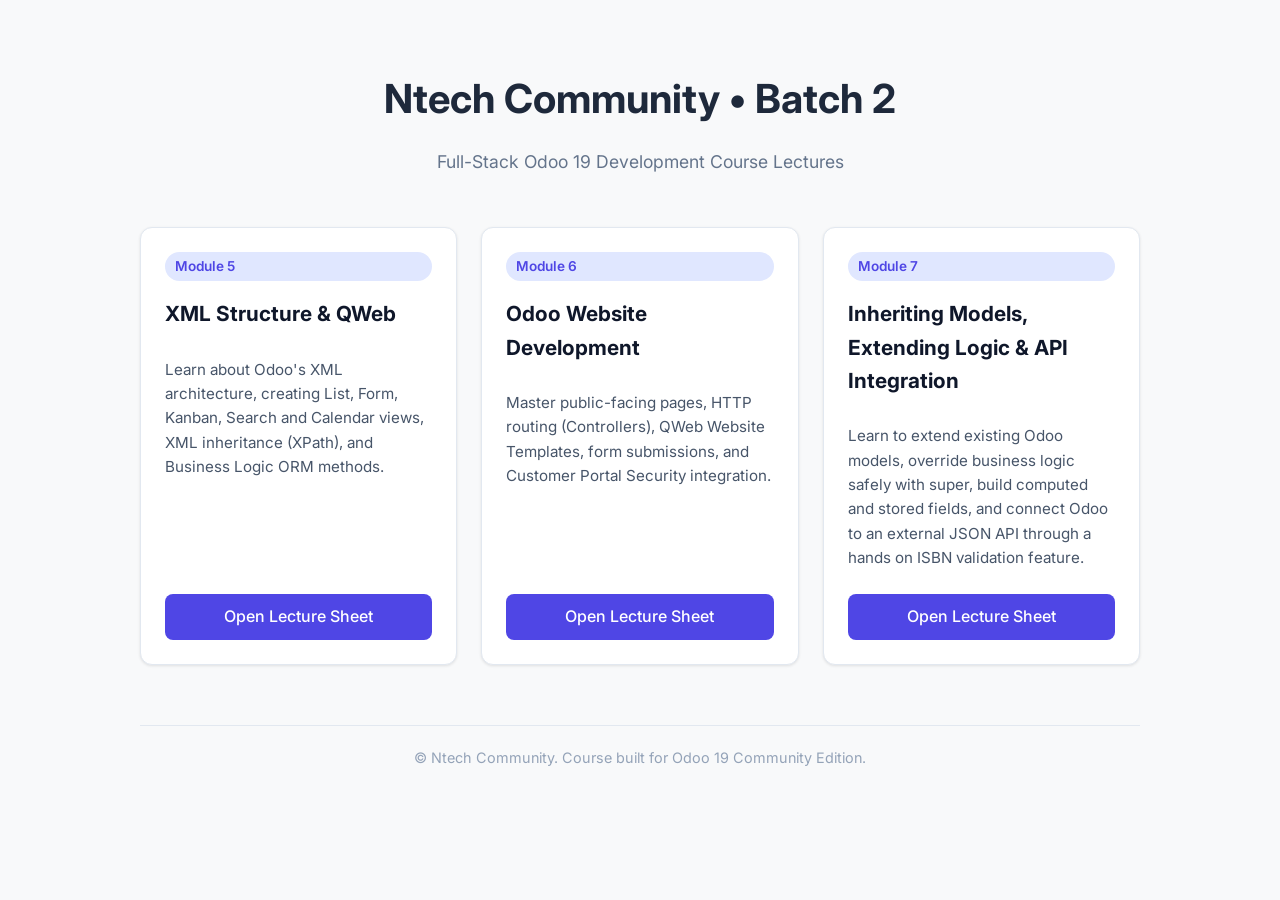
<file: index.html>
<!DOCTYPE html>
<html lang="en">
<head>
    <meta charset="UTF-8">
    <meta name="viewport" content="width=device-width, initial-scale=1.0">
    <title>Ntech Community | Odoo 19 Course Directory</title>
    <link rel="preconnect" href="https://fonts.googleapis.com">
    <link rel="preconnect" href="https://fonts.gstatic.com" crossorigin>
    <link href="https://fonts.googleapis.com/css2?family=Inter:wght@300;400;500;600;700&display=swap" rel="stylesheet">
    <style>
        :root {
            --bg-color: #f8f9fa;
            --text-color: #334155;
            --primary-color: #4f46e5;
            --primary-hover: #4338ca;
            --card-bg: #ffffff;
            --border-color: #e2e8f0;
            --radius-lg: 12px;
            --radius-md: 8px;
            --shadow-sm: 0 1px 3px rgba(0,0,0,0.1);
            --shadow-md: 0 4px 6px -1px rgba(0,0,0,0.1);
        }

        body {
            font-family: 'Inter', sans-serif;
            background-color: var(--bg-color);
            color: var(--text-color);
            margin: 0;
            padding: 0;
            line-height: 1.6;
        }

        .container {
            max-width: 1000px;
            margin: 0 auto;
            padding: 40px 20px;
        }

        .header {
            text-align: center;
            margin-bottom: 50px;
        }

        .header h1 {
            font-size: 2.5rem;
            color: #1e293b;
            margin-bottom: 10px;
        }

        .header p {
            font-size: 1.1rem;
            color: #64748b;
        }

        .course-grid {
            display: grid;
            grid-template-columns: repeat(auto-fit, minmax(300px, 1fr));
            gap: 24px;
        }

        .module-card {
            background-color: var(--card-bg);
            border: 1px solid var(--border-color);
            border-radius: var(--radius-lg);
            padding: 24px;
            box-shadow: var(--shadow-sm);
            transition: transform 0.2s, box-shadow 0.2s;
            display: flex;
            flex-direction: column;
        }

        .module-card:hover {
            transform: translateY(-4px);
            box-shadow: var(--shadow-md);
        }

        .module-badge {
            display: inline-block;
            background-color: #e0e7ff;
            color: var(--primary-color);
            font-size: 0.85rem;
            font-weight: 600;
            padding: 4px 10px;
            border-radius: 20px;
            margin-bottom: 16px;
        }

        .module-title {
            font-size: 1.3rem;
            font-weight: 700;
            color: #0f172a;
            margin-top: 0;
            margin-bottom: 12px;
        }

        .module-desc {
            font-size: 0.95rem;
            color: #475569;
            flex-grow: 1;
            margin-bottom: 24px;
        }

        .module-btn {
            display: inline-block;
            background-color: var(--primary-color);
            color: white;
            text-decoration: none;
            font-weight: 500;
            text-align: center;
            padding: 10px 16px;
            border-radius: var(--radius-md);
            transition: background-color 0.2s;
        }

        .module-btn:hover {
            background-color: var(--primary-hover);
        }

        .footer {
            text-align: center;
            margin-top: 60px;
            padding-top: 20px;
            border-top: 1px solid var(--border-color);
            font-size: 0.9rem;
            color: #94a3b8;
        }
    </style>
</head>
<body>

    <div class="container">
        <header class="header">
            <h1>Ntech Community &bull; Batch 2</h1>
            <p>Full-Stack Odoo 19 Development Course Lectures</p>
        </header>

        <div class="course-grid">
            <!-- Module 5 -->
            <div class="module-card">
                <span class="module-badge">Module 5</span>
                <h2 class="module-title">XML Structure &amp; QWeb</h2>
                <p class="module-desc">Learn about Odoo's XML architecture, creating List, Form, Kanban, Search and Calendar views, XML inheritance (XPath), and Business Logic ORM methods.</p>
                <a href="module5_lecture/index.html" class="module-btn">Open Lecture Sheet</a>
            </div>

            <!-- Module 6 -->
            <div class="module-card">
                <span class="module-badge">Module 6</span>
                <h2 class="module-title">Odoo Website Development</h2>
                <p class="module-desc">Master public-facing pages, HTTP routing (Controllers), QWeb Website Templates, form submissions, and Customer Portal Security integration.</p>
                <a href="module6_website_lecture/index.html" class="module-btn">Open Lecture Sheet</a>
            </div>
            
            <!-- Module 7 -->
            <div class="module-card">
                <span class="module-badge">Module 7</span>
                <h2 class="module-title">Inheriting Models, Extending Logic &amp; API Integration</h2>
                <p class="module-desc">Learn to extend existing Odoo models, override business logic safely with super, build computed and stored fields, and connect Odoo to an external JSON API through a hands on ISBN validation feature.</p>
                <a href="module7_inheritance_api/index.html" class="module-btn">Open Lecture Sheet</a>
            </div>
            
            <!-- Future Modules will be added here by the AI -->
        </div>

        <footer class="footer">
            &copy; Ntech Community. Course built for Odoo 19 Community Edition.
        </footer>
    </div>

</body>
</html>
</file>
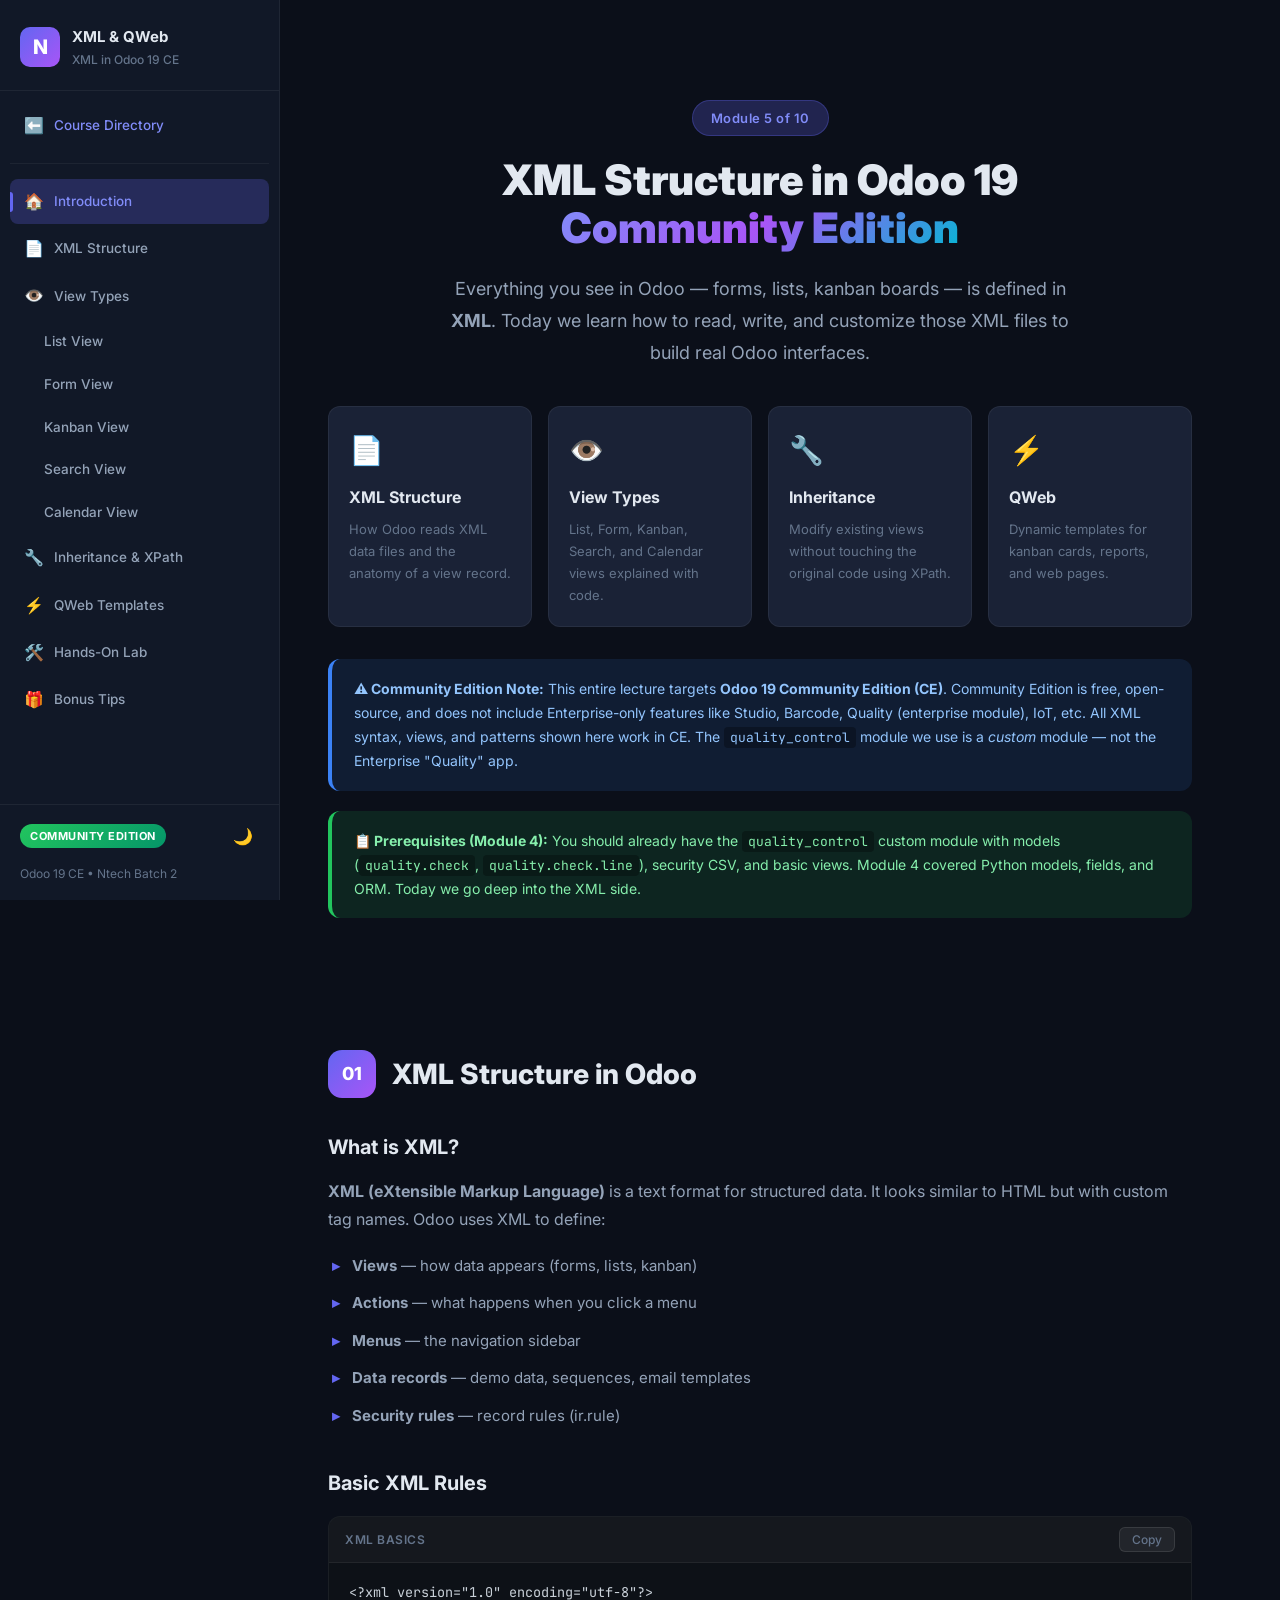
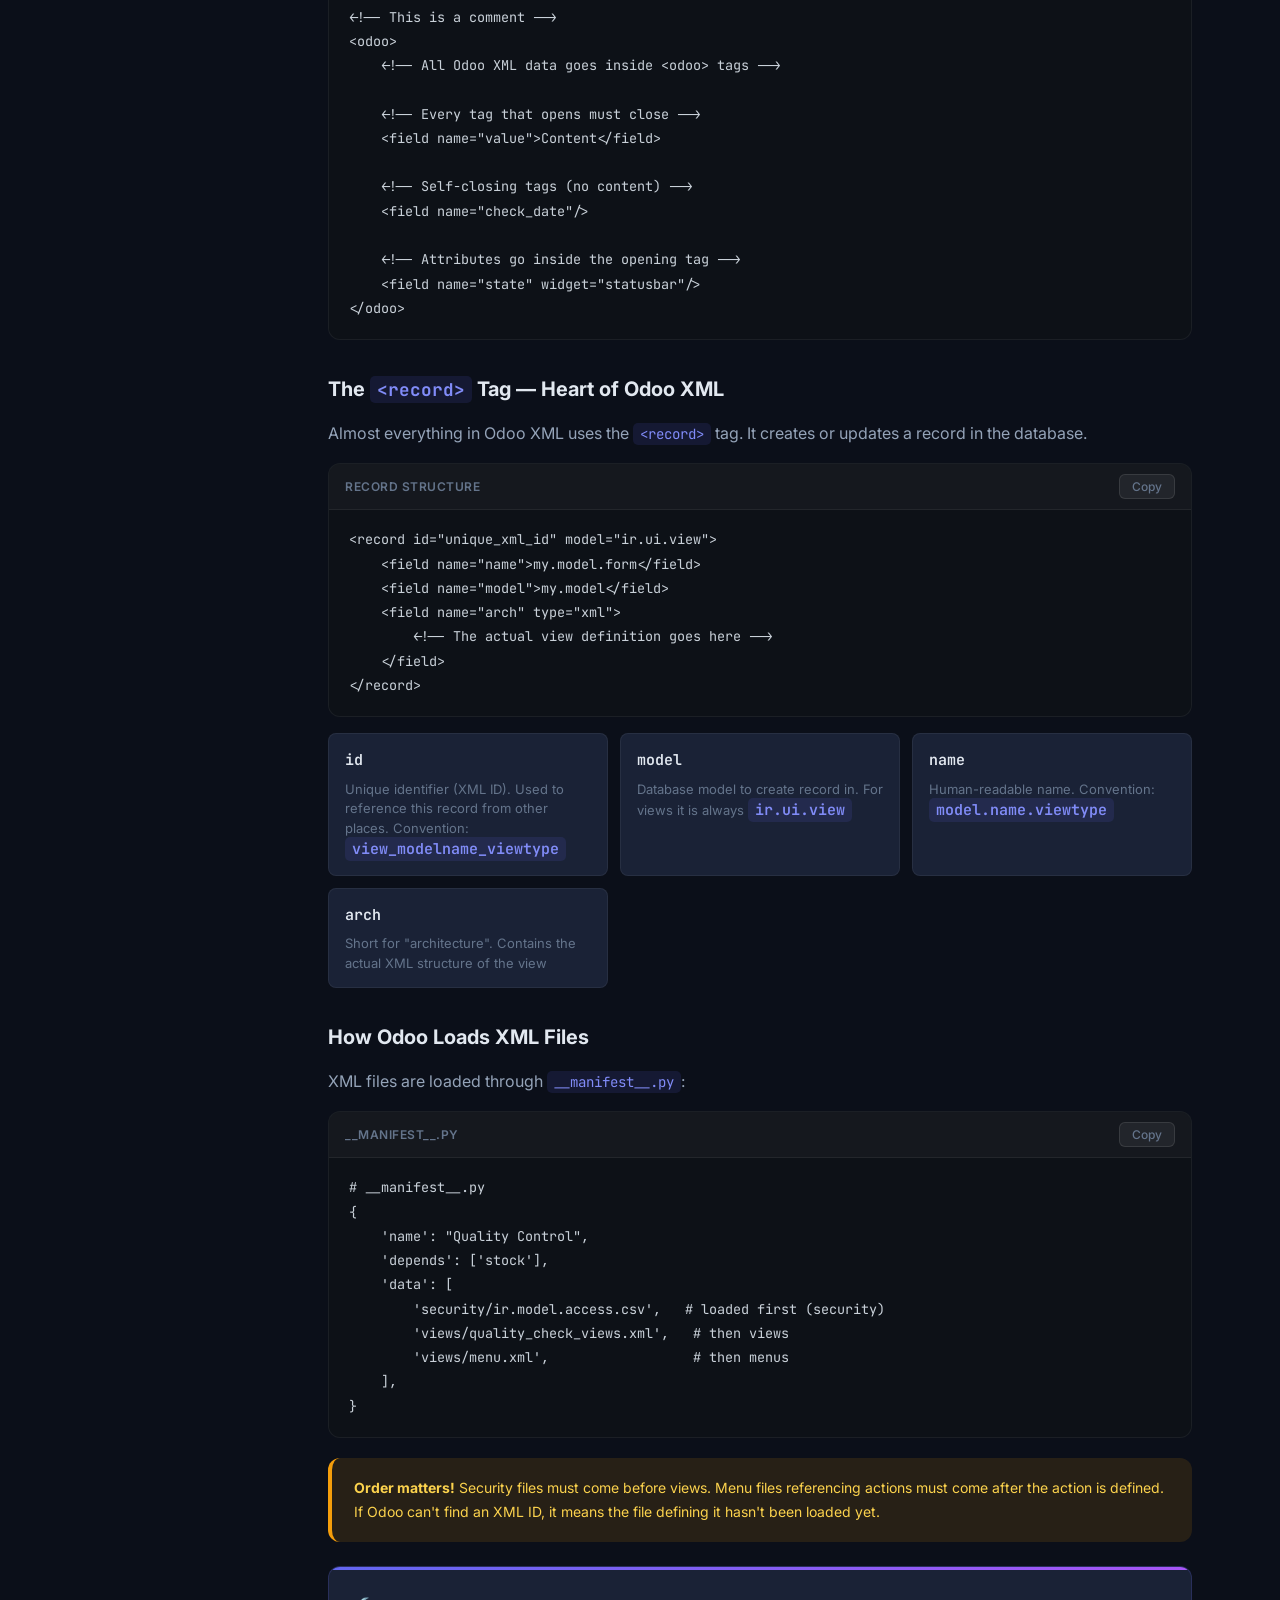
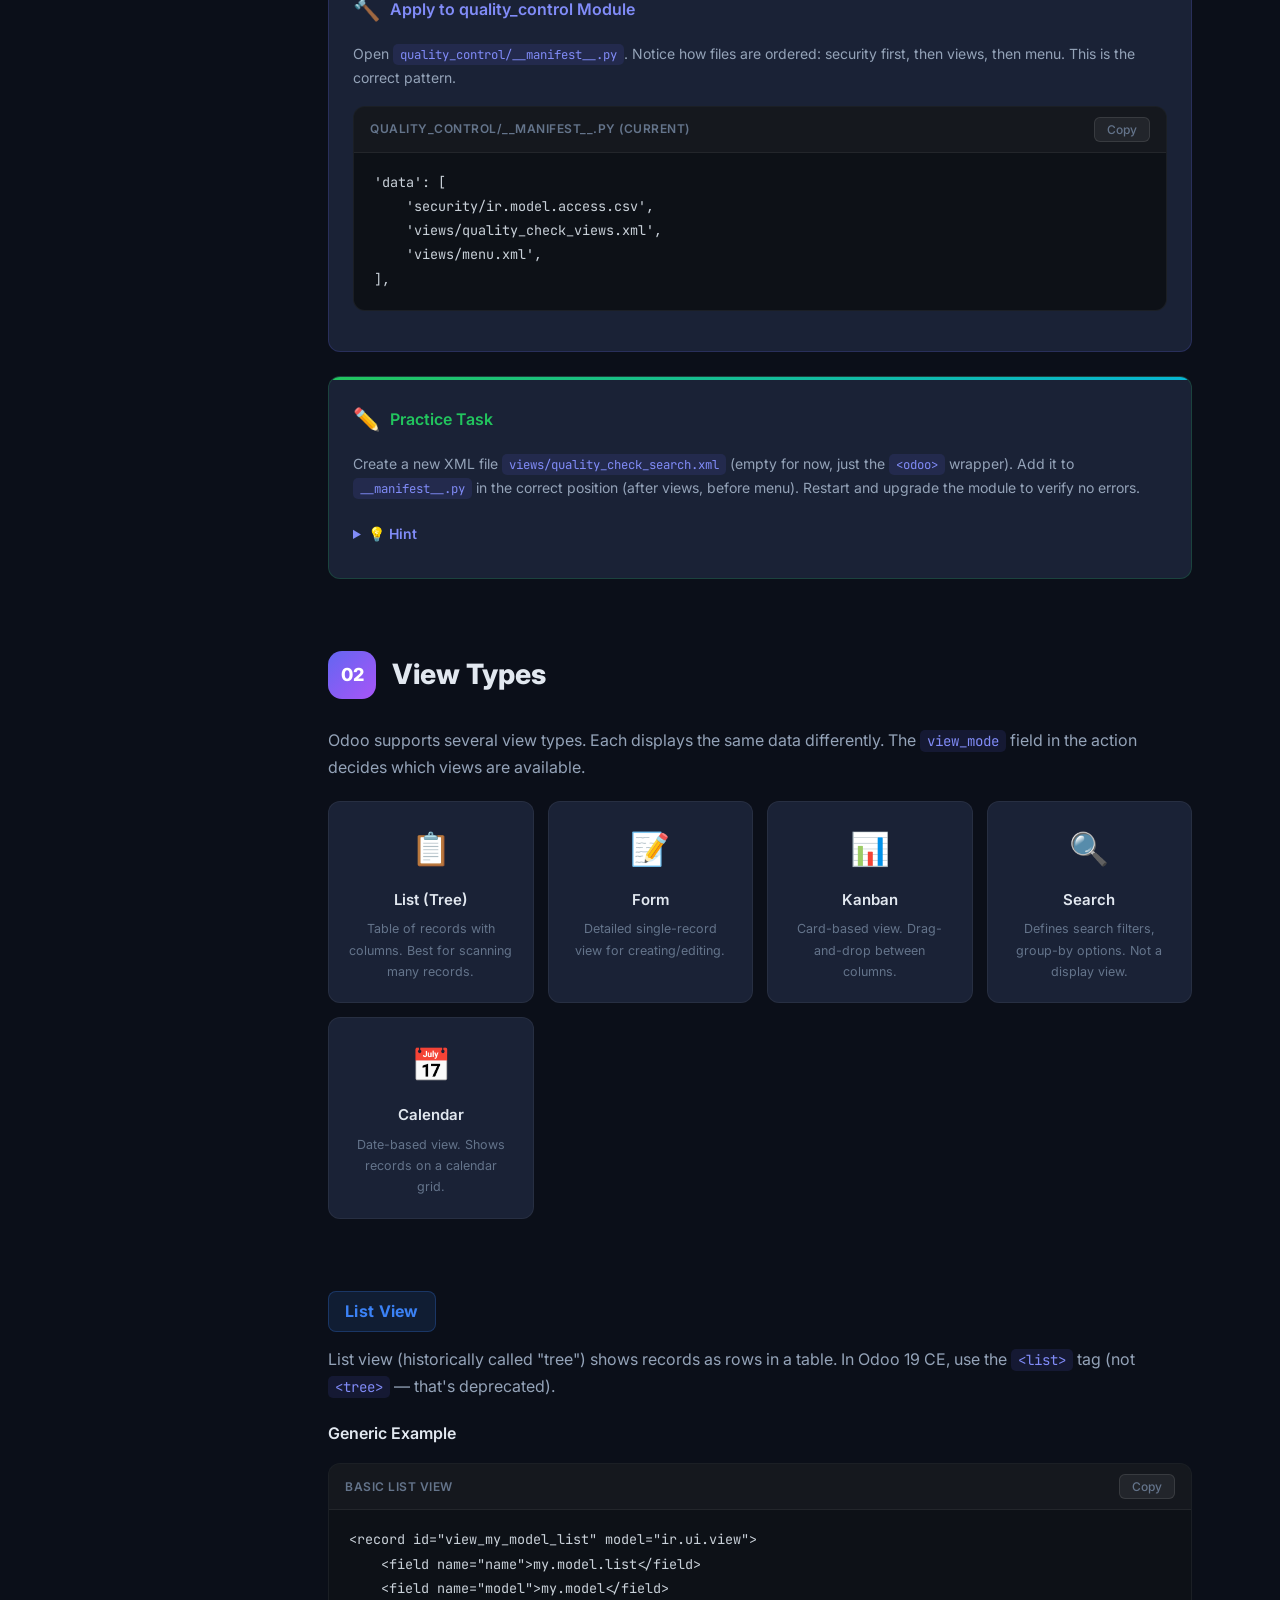
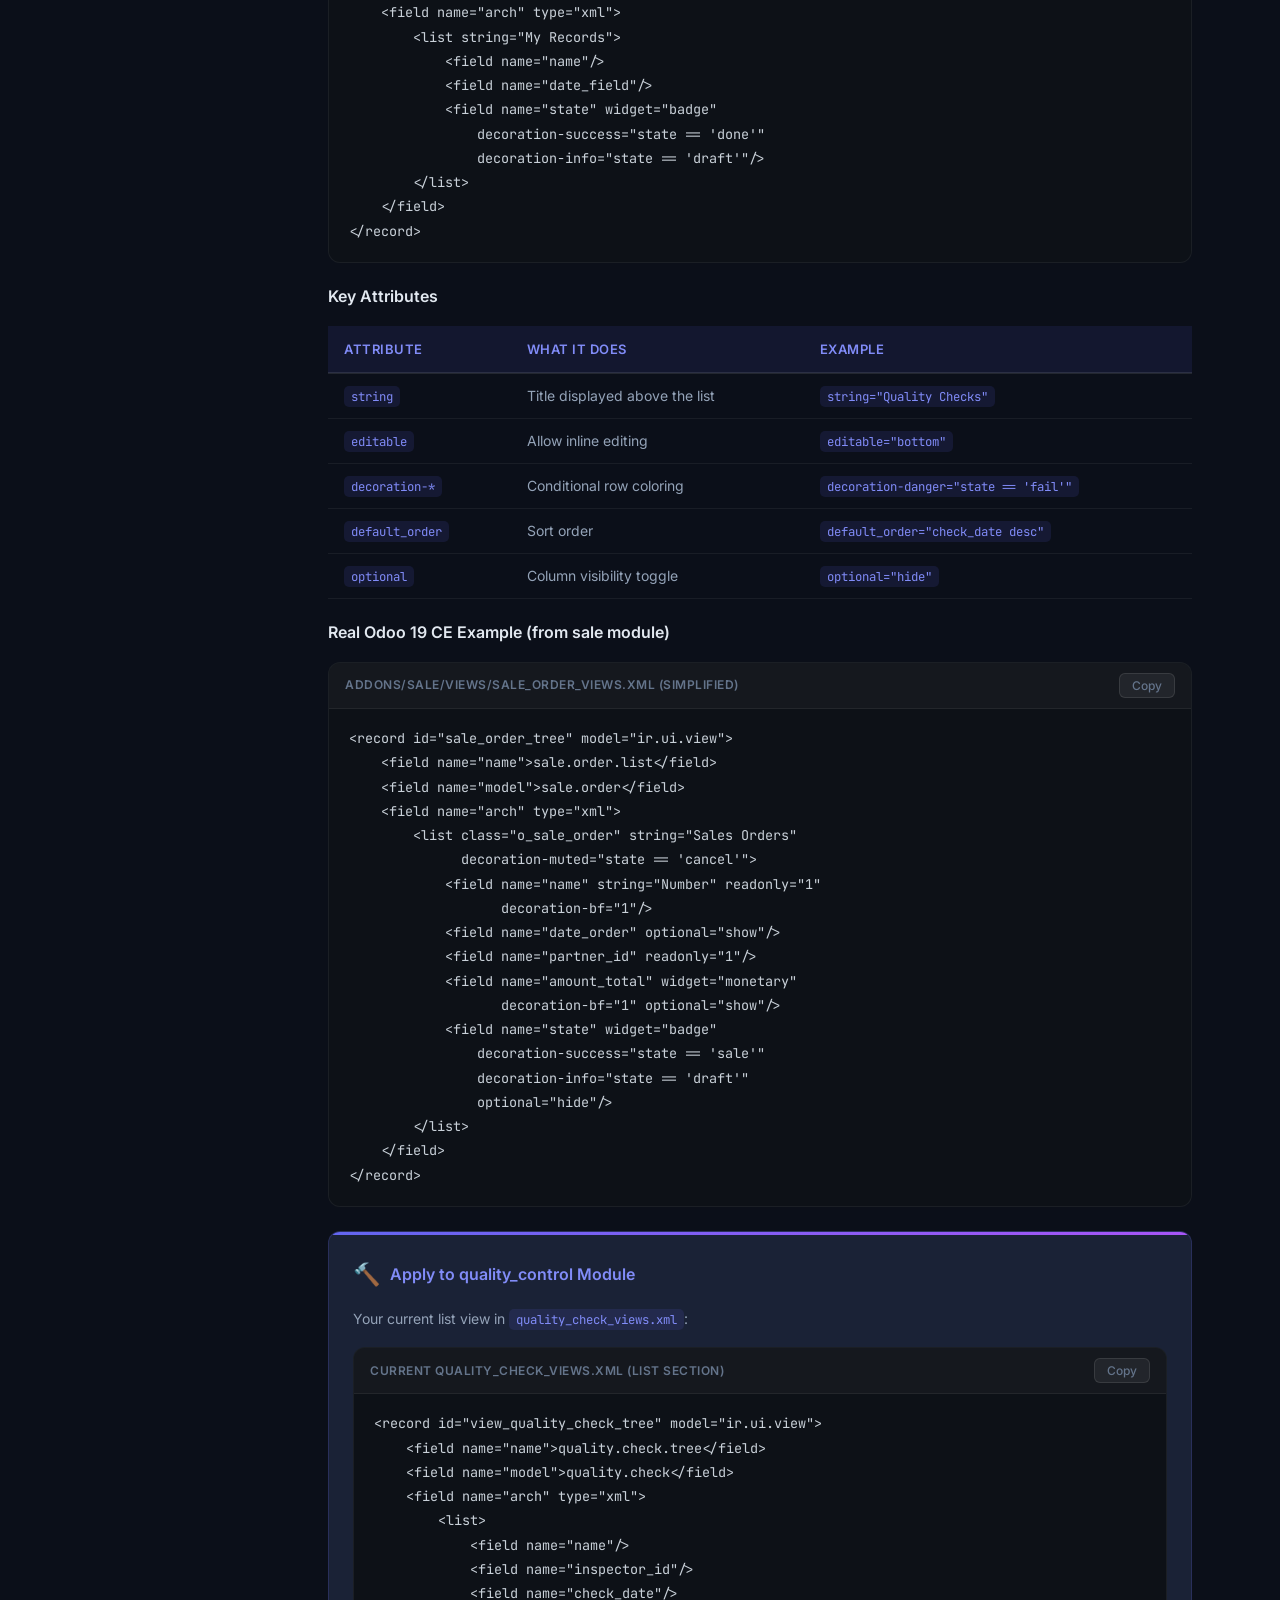
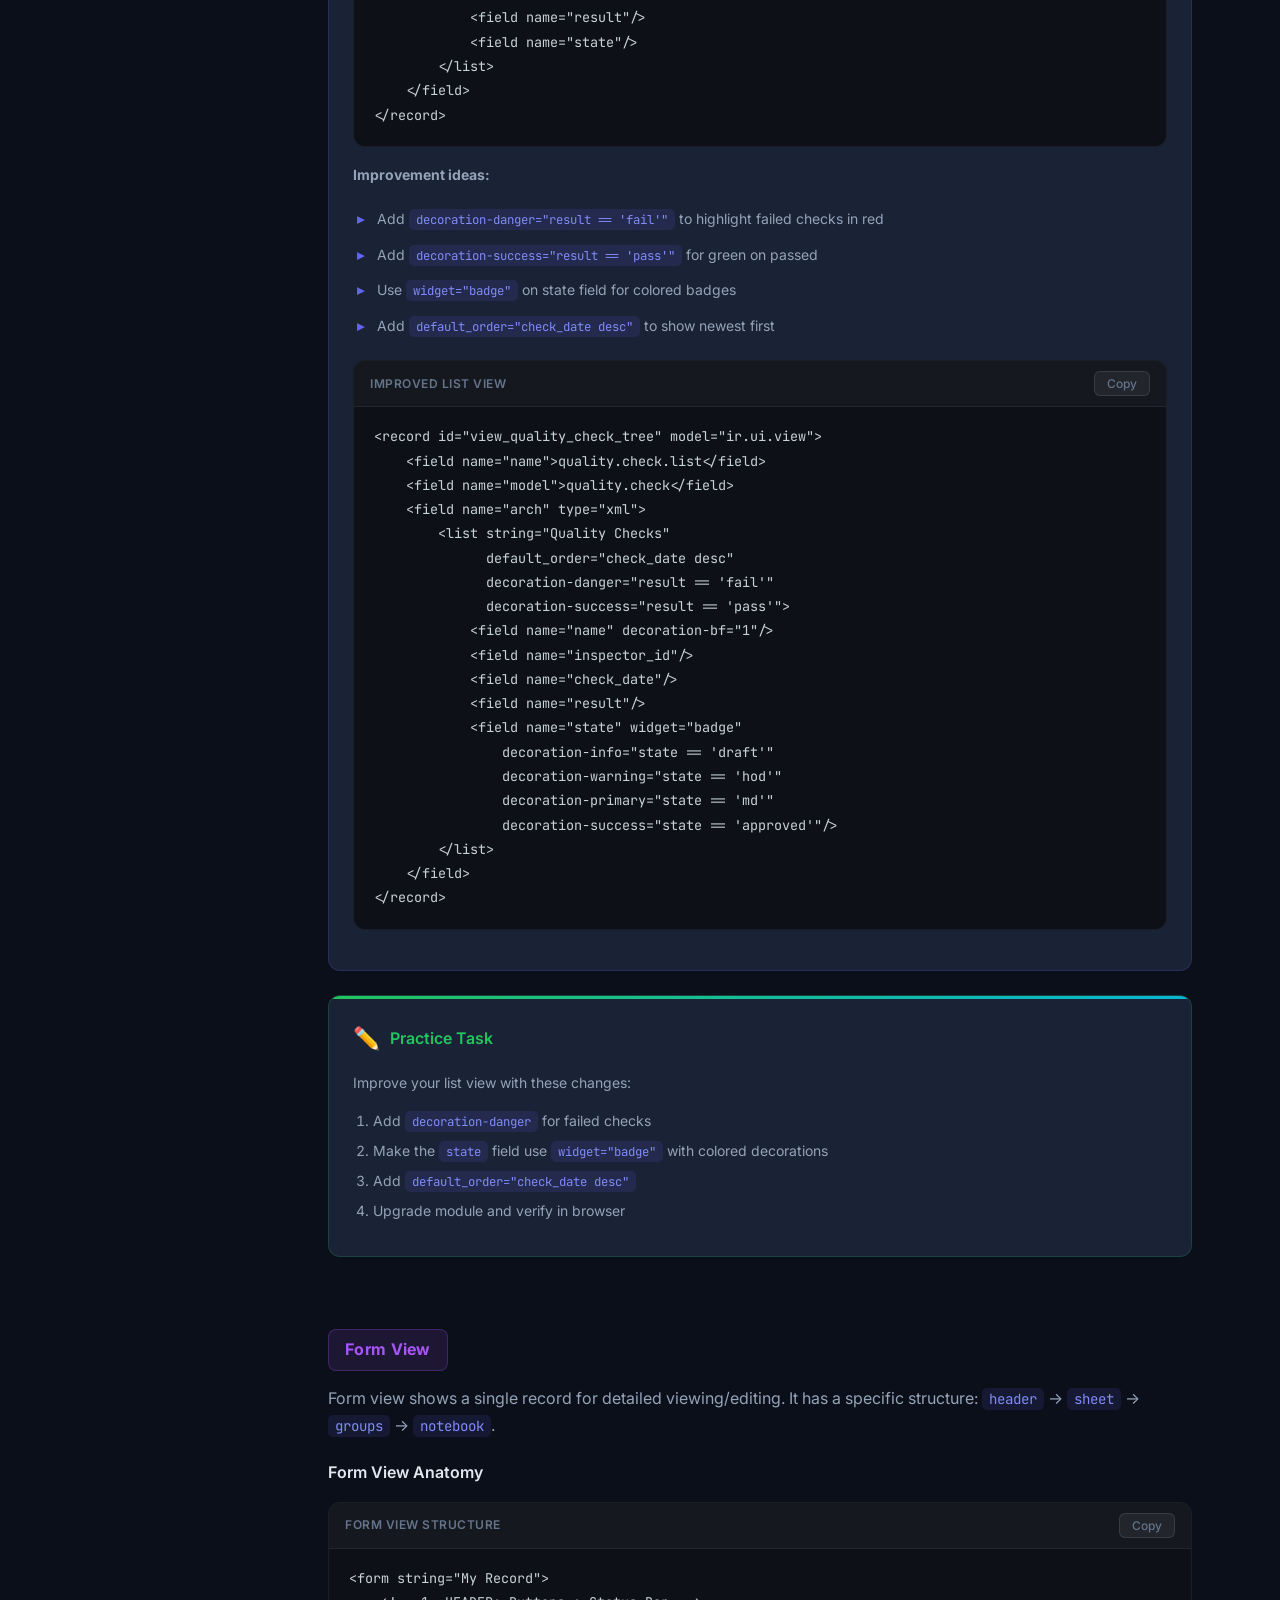
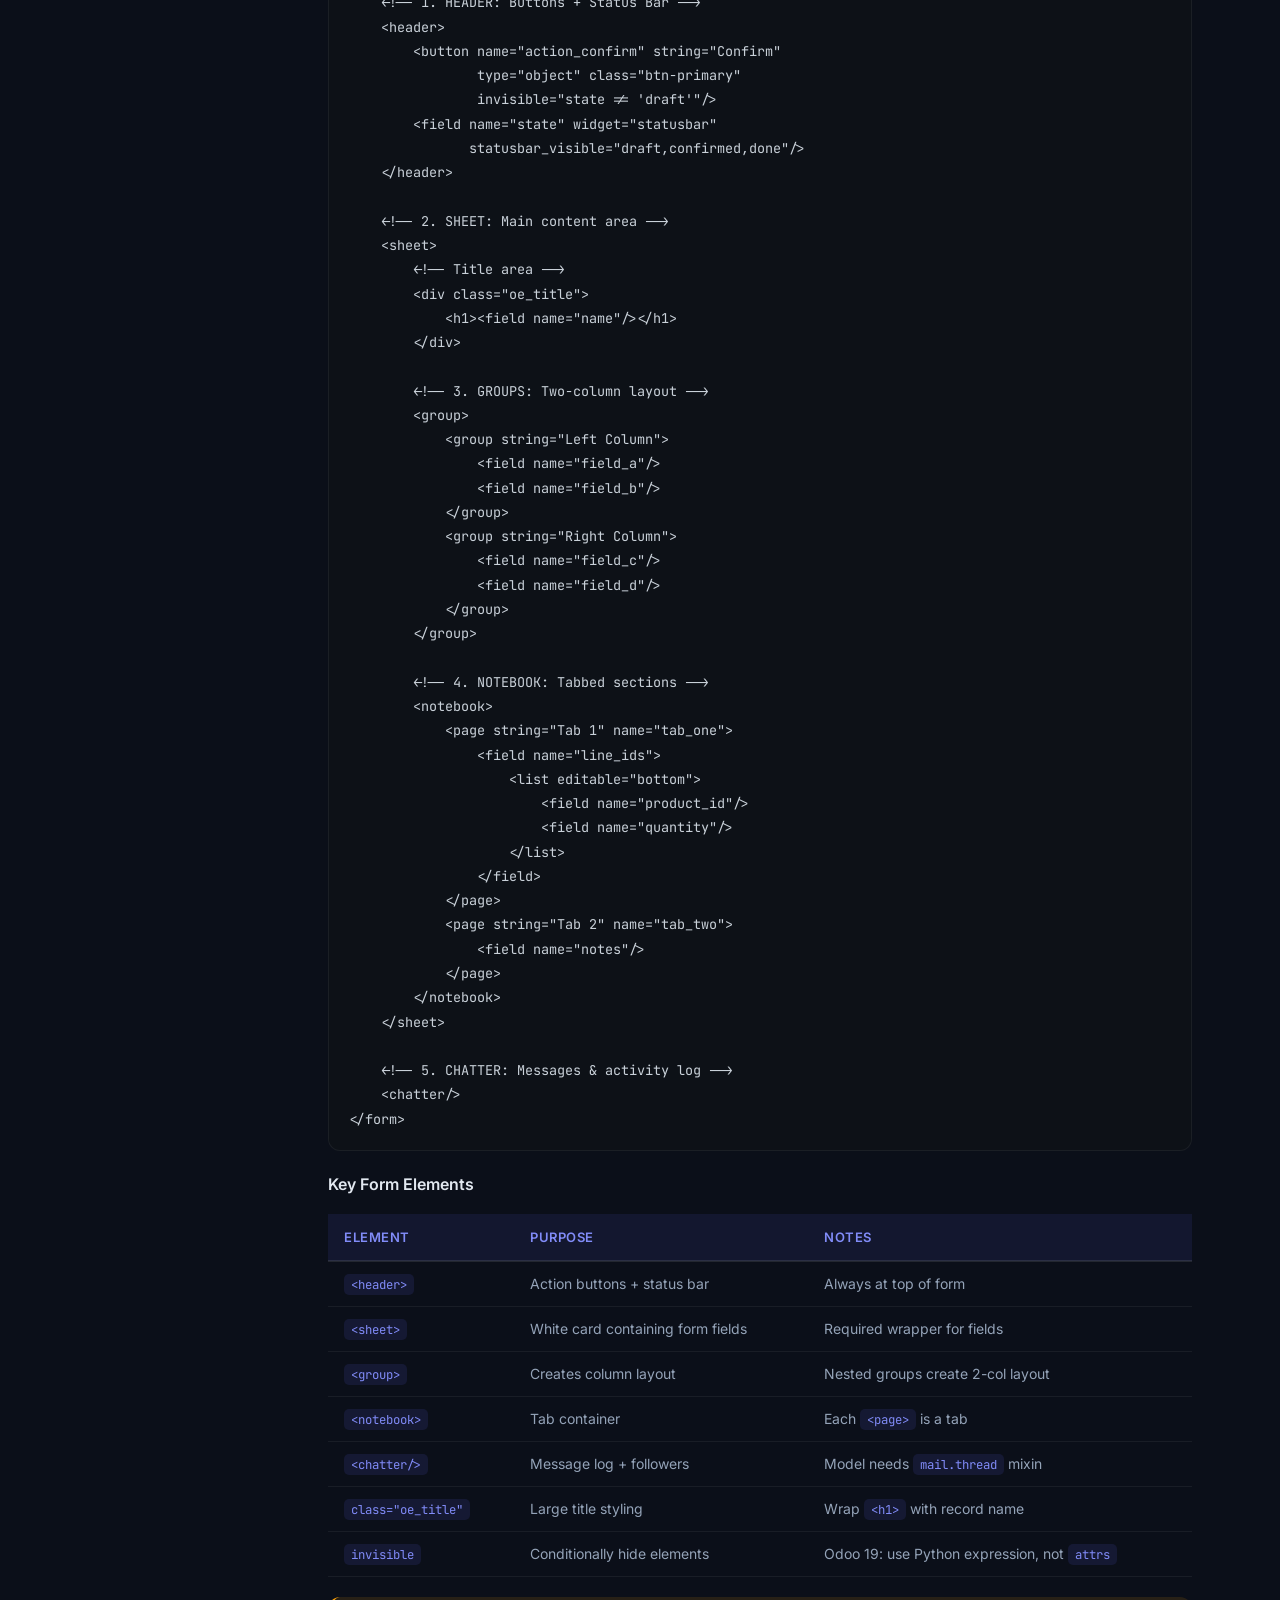
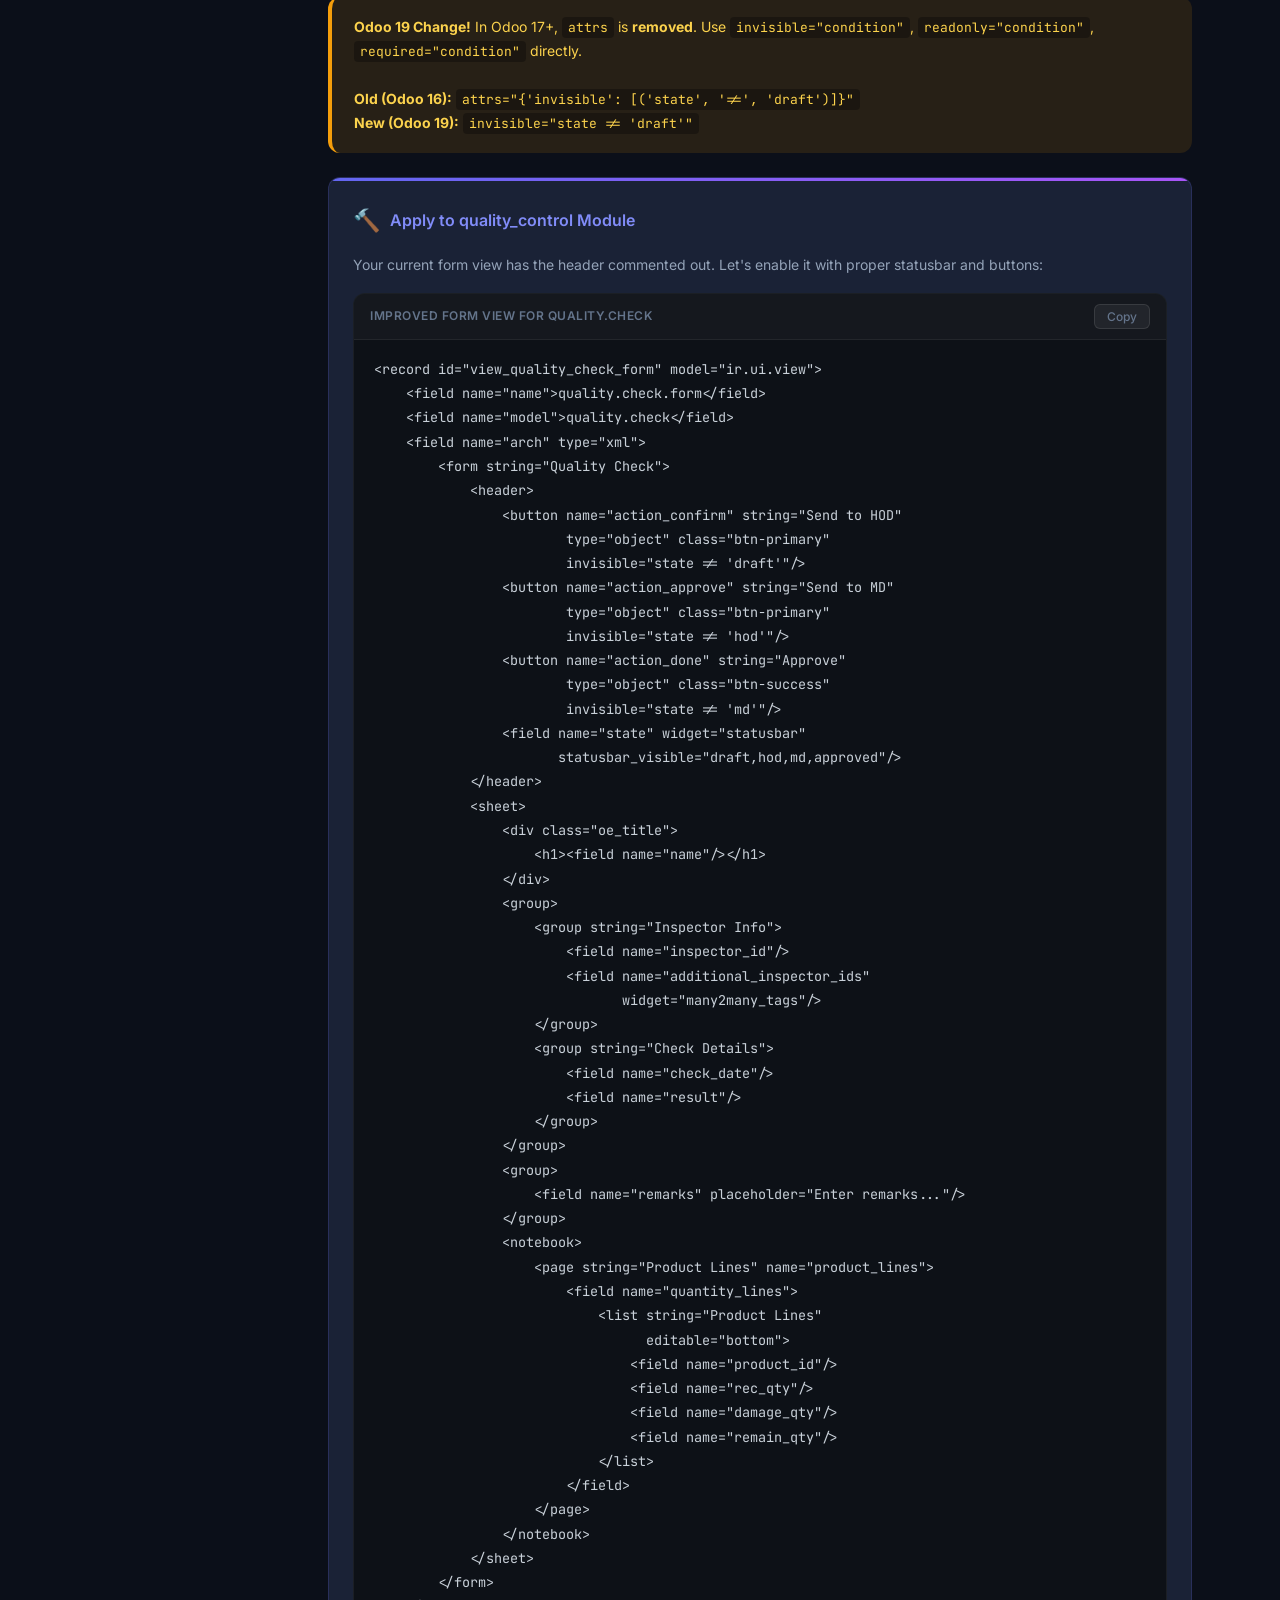
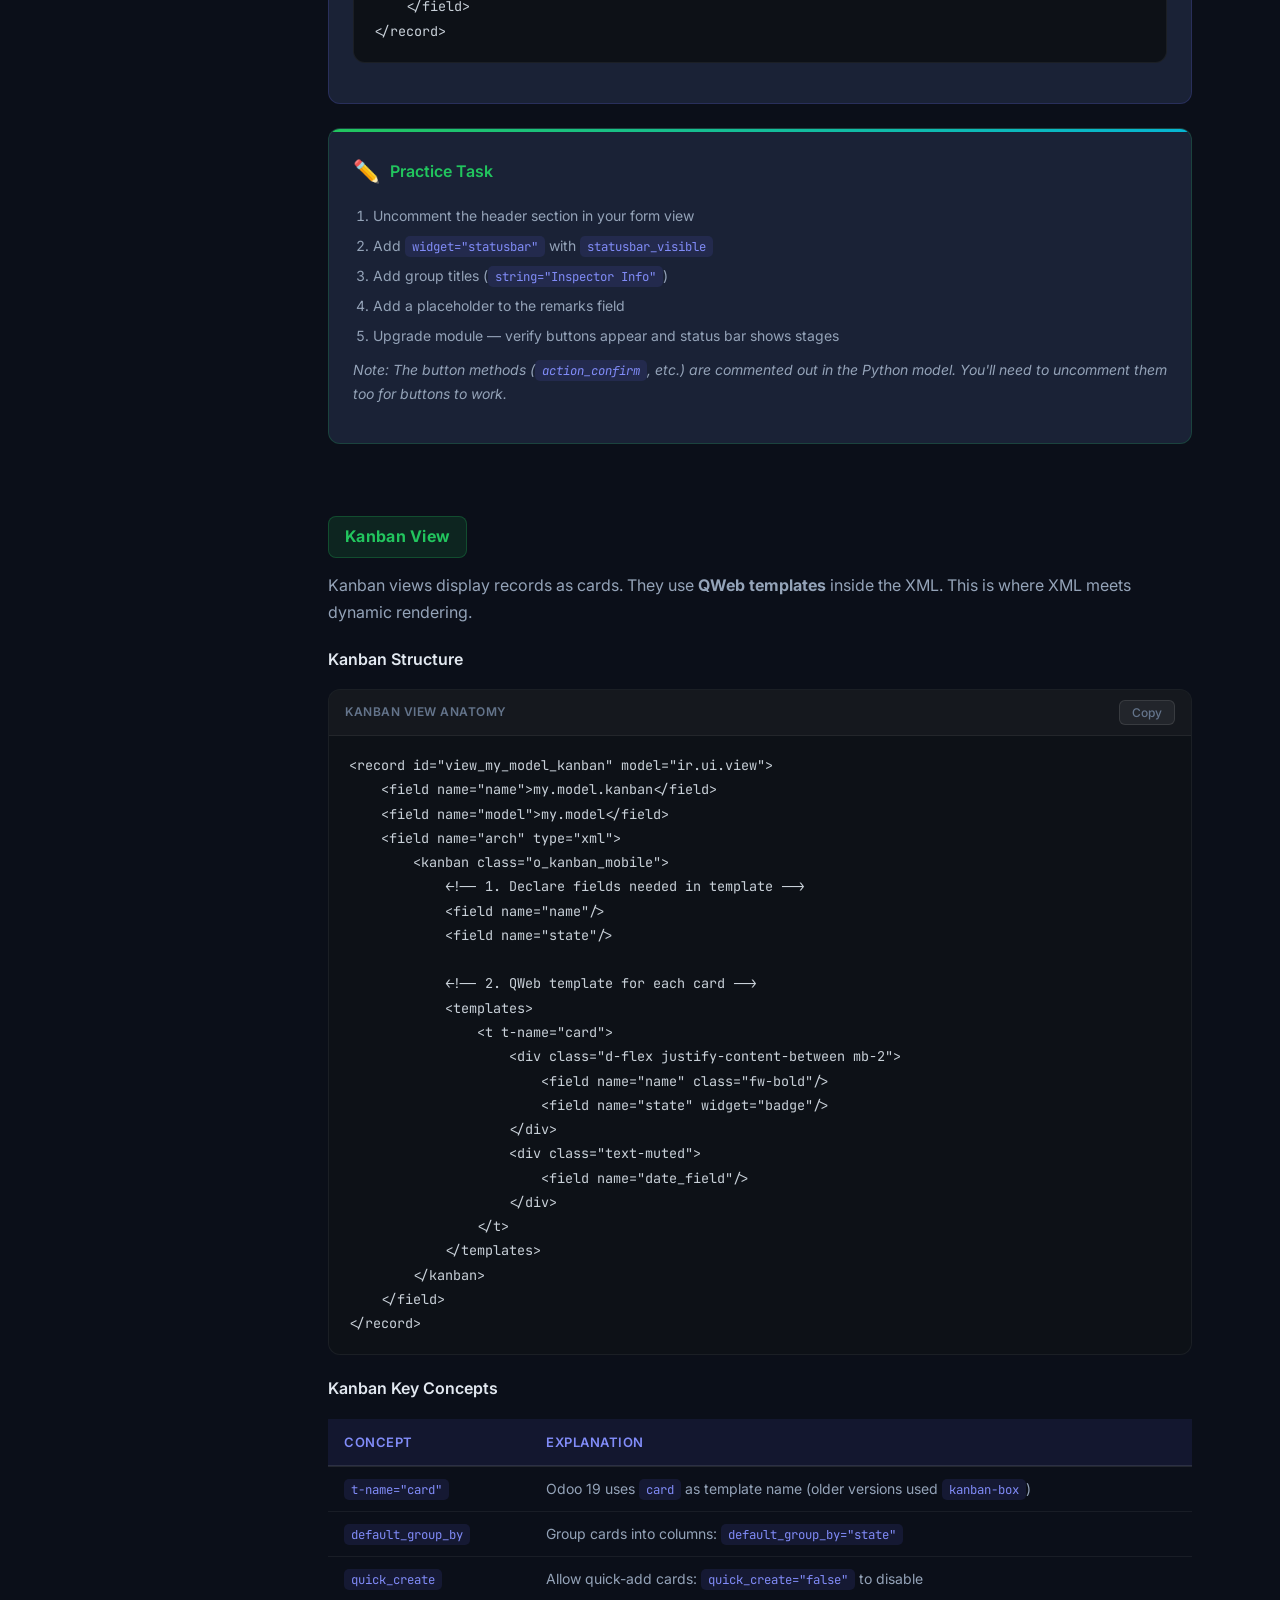
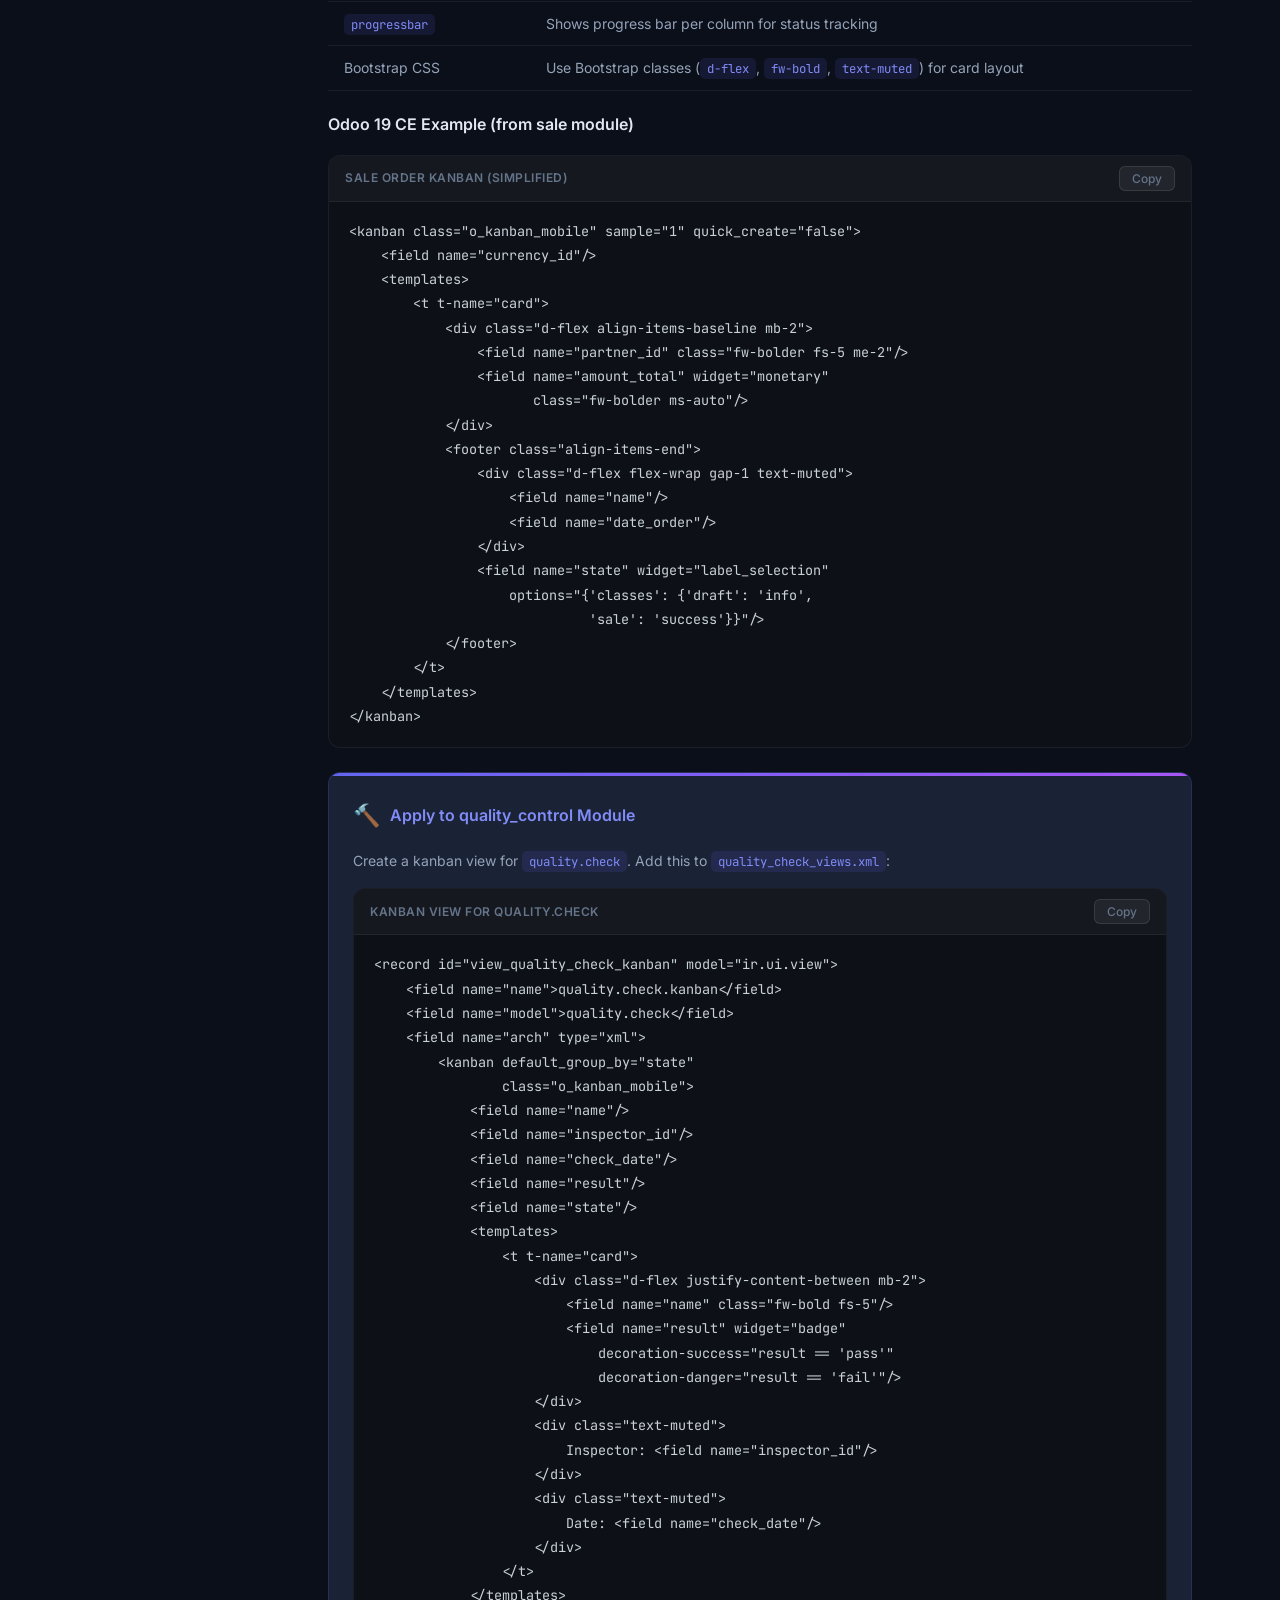
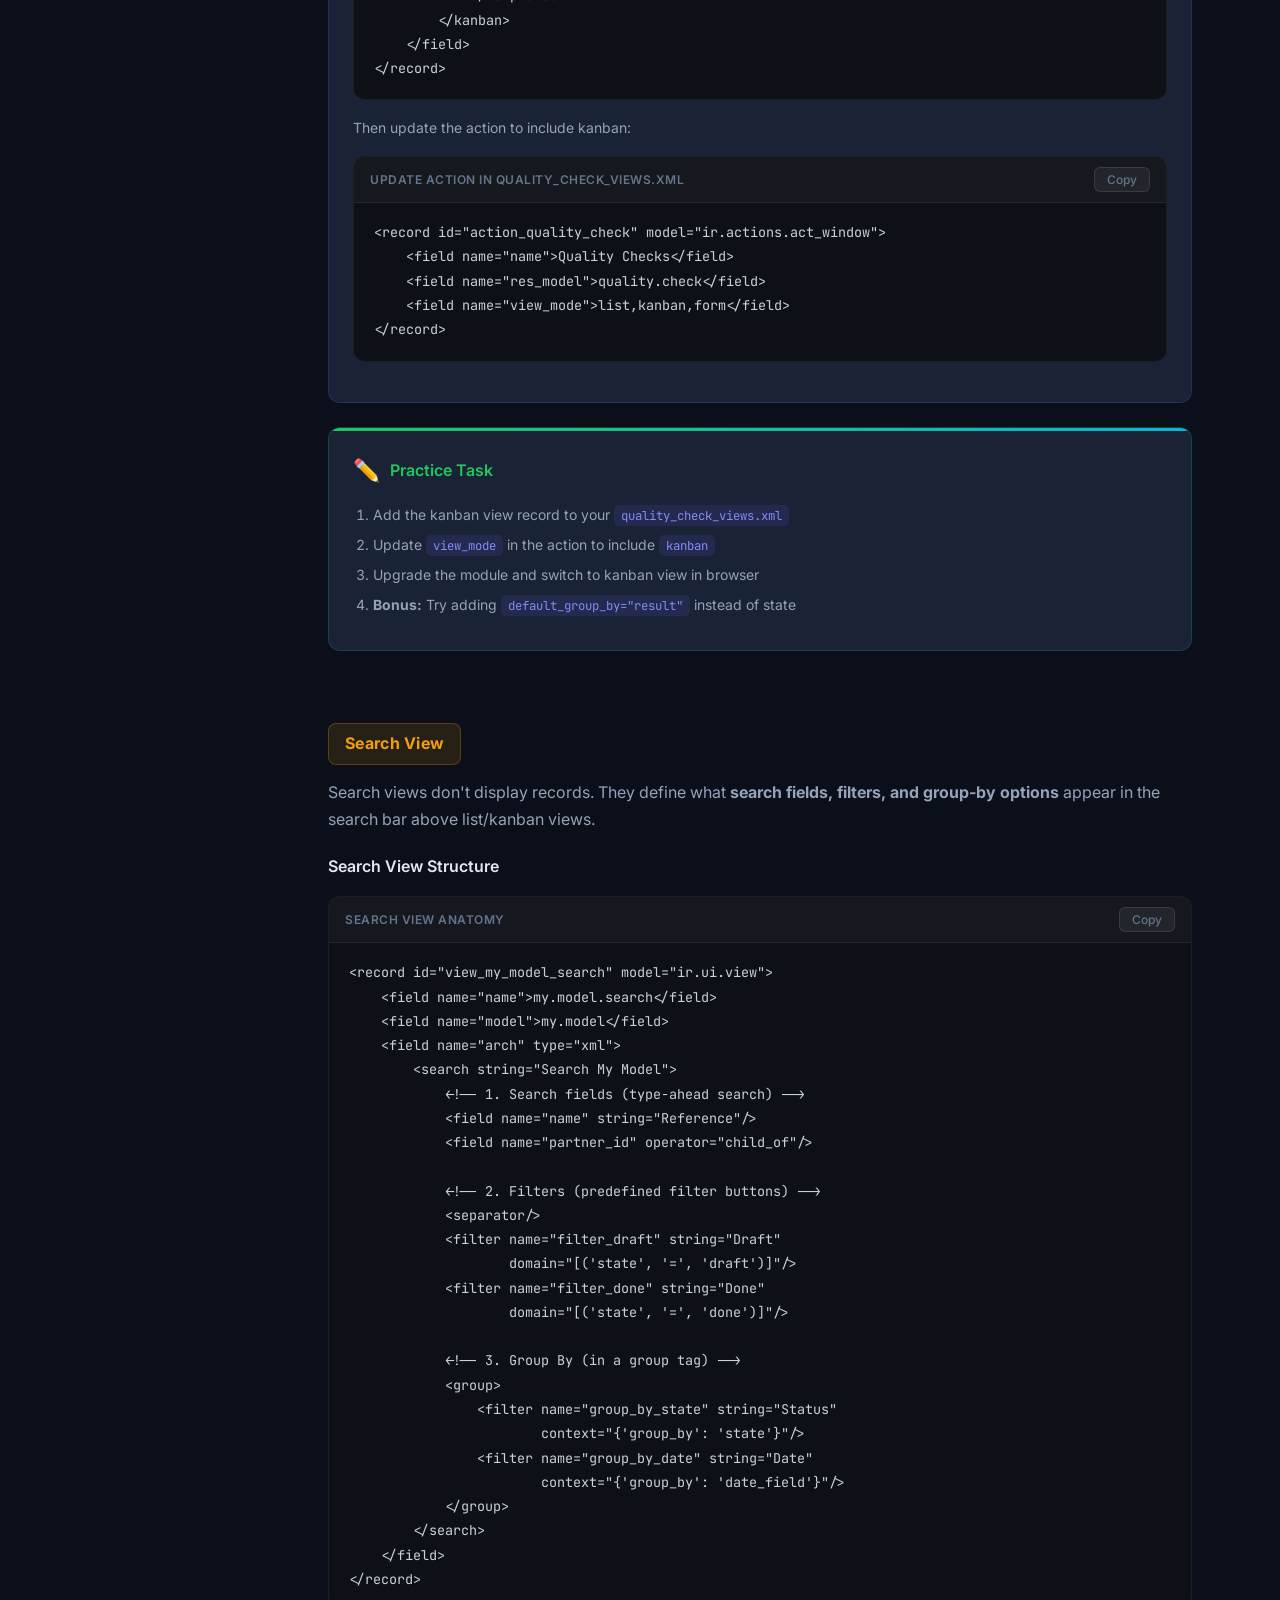
<file: module5_lecture/index.html>
<!DOCTYPE html>
<html lang="en">
<head>
    <meta charset="UTF-8">
    <meta name="viewport" content="width=device-width, initial-scale=1.0">
    <title>Module 5 — XML Structure in Odoo 19 CE | Ntech Batch 2</title>
    <meta name="description" content="Beginner-friendly lecture on Odoo 19 Community Edition XML views, inheritance, QWeb templates, and hands-on exercises using the Quality Control module.">
    <link rel="preconnect" href="https://fonts.googleapis.com">
    <link rel="preconnect" href="https://fonts.gstatic.com" crossorigin>
    <link href="https://fonts.googleapis.com/css2?family=Inter:wght@300;400;500;600;700;800;900&family=JetBrains+Mono:wght@400;500;600&display=swap" rel="stylesheet">
    <link rel="stylesheet" href="styles.css">
    <script>
        if (localStorage.getItem('ntech_theme') === 'light') {
            document.documentElement.classList.add('light-theme');
        }
    </script>
</head>
<body>
    <!-- ============================================================ -->
    <!-- FLOATING PROGRESS BAR                                         -->
    <!-- ============================================================ -->
    <div class="progress-bar" id="progressBar"></div>

    <!-- ============================================================ -->
    <!-- SIDEBAR NAVIGATION                                            -->
    <!-- ============================================================ -->
    <nav class="sidebar" id="sidebar">
        <div class="sidebar-header">
            <div class="logo-mark">N</div>
            <div>
                <div class="sidebar-title">XML &amp; QWeb</div>
                <div class="sidebar-subtitle">XML in Odoo 19 CE</div>
            </div>
        </div>
        <ul class="nav-list" id="navList">
            <li style="margin-bottom: 15px; border-bottom: 1px solid rgba(255,255,255,0.05); padding-bottom: 15px;"><a href="../index.html" class="nav-link" style="color: var(--accent-light);">
                <span class="nav-icon">⬅️</span> Course Directory
            </a></li>
            <li><a href="#intro" class="nav-link active" data-section="intro">
                <span class="nav-icon">🏠</span> Introduction
            </a></li>
            <li><a href="#topic1" class="nav-link" data-section="topic1">
                <span class="nav-icon">📄</span> XML Structure
            </a></li>
            <li><a href="#topic2" class="nav-link" data-section="topic2">
                <span class="nav-icon">👁️</span> View Types
            </a></li>
            <li class="nav-sub"><a href="#topic2-list" class="nav-link" data-section="topic2-list">List View</a></li>
            <li class="nav-sub"><a href="#topic2-form" class="nav-link" data-section="topic2-form">Form View</a></li>
            <li class="nav-sub"><a href="#topic2-kanban" class="nav-link" data-section="topic2-kanban">Kanban View</a></li>
            <li class="nav-sub"><a href="#topic2-search" class="nav-link" data-section="topic2-search">Search View</a></li>
            <li class="nav-sub"><a href="#topic2-calendar" class="nav-link" data-section="topic2-calendar">Calendar View</a></li>
            <li><a href="#topic3" class="nav-link" data-section="topic3">
                <span class="nav-icon">🔧</span> Inheritance & XPath
            </a></li>
            <li><a href="#topic4" class="nav-link" data-section="topic4">
                <span class="nav-icon">⚡</span> QWeb Templates
            </a></li>
            <li><a href="#topic5" class="nav-link" data-section="topic5">
                <span class="nav-icon">🛠️</span> Hands-On Lab
            </a></li>
            <li><a href="#bonus" class="nav-link" data-section="bonus">
                <span class="nav-icon">🎁</span> Bonus Tips
            </a></li>
        </ul>
        <div class="sidebar-footer">
            <div style="display: flex; justify-content: space-between; align-items: center; margin-bottom: 6px;">
                <div class="edition-badge">Community Edition</div>
                <button id="themeToggle" class="theme-toggle" aria-label="Toggle theme" title="Toggle Light/Dark Mode">
                    <span class="icon-light" style="display:none;">☀️</span>
                    <span class="icon-dark">🌙</span>
                </button>
            </div>
            <span>Odoo 19 CE &bull; Ntech Batch 2</span>
        </div>
    </nav>

    <!-- ============================================================ -->
    <!-- MOBILE TOPBAR                                                 -->
    <!-- ============================================================ -->
    <div class="mobile-topbar" id="mobileTopbar">
        <button class="hamburger" id="hamburger" aria-label="Toggle menu">
            <span></span><span></span><span></span>
        </button>
        <span class="mobile-title">Module 5 — XML in Odoo 19 CE</span>
    </div>

    <!-- ============================================================ -->
    <!-- MAIN CONTENT                                                  -->
    <!-- ============================================================ -->
    <main class="content" id="content">

        <!-- ====== HERO / INTRO ====== -->
        <section id="intro" class="section hero-section">
            <div class="hero-badge">Module 5 of 10</div>
            <h1>XML Structure in Odoo 19<br><span class="gradient-text">Community Edition</span></h1>
            <p class="hero-lead">
                Everything you see in Odoo — forms, lists, kanban boards — is defined in <strong>XML</strong>.
                Today we learn how to read, write, and customize those XML files to build real Odoo interfaces.
            </p>
            <div class="hero-cards">
                <div class="info-card">
                    <div class="info-card-icon">📄</div>
                    <h3>XML Structure</h3>
                    <p>How Odoo reads XML data files and the anatomy of a view record.</p>
                </div>
                <div class="info-card">
                    <div class="info-card-icon">👁️</div>
                    <h3>View Types</h3>
                    <p>List, Form, Kanban, Search, and Calendar views explained with code.</p>
                </div>
                <div class="info-card">
                    <div class="info-card-icon">🔧</div>
                    <h3>Inheritance</h3>
                    <p>Modify existing views without touching the original code using XPath.</p>
                </div>
                <div class="info-card">
                    <div class="info-card-icon">⚡</div>
                    <h3>QWeb</h3>
                    <p>Dynamic templates for kanban cards, reports, and web pages.</p>
                </div>
            </div>
            <div class="callout callout-info">
                <strong>⚠️ Community Edition Note:</strong> This entire lecture targets <strong>Odoo 19 Community Edition (CE)</strong>.
                Community Edition is free, open-source, and does not include Enterprise-only features like Studio, Barcode,
                Quality (enterprise module), IoT, etc. All XML syntax, views, and patterns shown here work in CE.
                The <code>quality_control</code> module we use is a <em>custom</em> module — not the Enterprise "Quality" app.
            </div>
            <div class="callout callout-tip">
                <strong>📋 Prerequisites (Module 4):</strong> You should already have the <code>quality_control</code> custom module
                with models (<code>quality.check</code>, <code>quality.check.line</code>), security CSV, and basic views.
                Module 4 covered Python models, fields, and ORM. Today we go deep into the XML side.
            </div>
        </section>

        <!-- ====== TOPIC 1: XML STRUCTURE ====== -->
        <section id="topic1" class="section">
            <div class="section-header">
                <span class="topic-number">01</span>
                <h2>XML Structure in Odoo</h2>
            </div>

            <h3>What is XML?</h3>
            <p>
                <strong>XML (eXtensible Markup Language)</strong> is a text format for structured data.
                It looks similar to HTML but with custom tag names. Odoo uses XML to define:
            </p>
            <ul class="styled-list">
                <li><strong>Views</strong> — how data appears (forms, lists, kanban)</li>
                <li><strong>Actions</strong> — what happens when you click a menu</li>
                <li><strong>Menus</strong> — the navigation sidebar</li>
                <li><strong>Data records</strong> — demo data, sequences, email templates</li>
                <li><strong>Security rules</strong> — record rules (ir.rule)</li>
            </ul>

            <h3>Basic XML Rules</h3>
            <div class="code-block">
                <div class="code-header">
                    <span class="code-lang">XML Basics</span>
                    <button class="copy-btn" onclick="copyCode(this)">Copy</button>
                </div>
<pre><code>&lt;?xml version="1.0" encoding="utf-8"?&gt;
&lt;!-- This is a comment --&gt;
&lt;odoo&gt;
    &lt;!-- All Odoo XML data goes inside &lt;odoo&gt; tags --&gt;

    &lt;!-- Every tag that opens must close --&gt;
    &lt;field name="value"&gt;Content&lt;/field&gt;

    &lt;!-- Self-closing tags (no content) --&gt;
    &lt;field name="check_date"/&gt;

    &lt;!-- Attributes go inside the opening tag --&gt;
    &lt;field name="state" widget="statusbar"/&gt;
&lt;/odoo&gt;</code></pre>
            </div>

            <h3>The <code>&lt;record&gt;</code> Tag — Heart of Odoo XML</h3>
            <p>
                Almost everything in Odoo XML uses the <code>&lt;record&gt;</code> tag.
                It creates or updates a record in the database.
            </p>
            <div class="code-block">
                <div class="code-header">
                    <span class="code-lang">Record Structure</span>
                    <button class="copy-btn" onclick="copyCode(this)">Copy</button>
                </div>
<pre><code>&lt;record id="unique_xml_id" model="ir.ui.view"&gt;
    &lt;field name="name"&gt;my.model.form&lt;/field&gt;
    &lt;field name="model"&gt;my.model&lt;/field&gt;
    &lt;field name="arch" type="xml"&gt;
        &lt;!-- The actual view definition goes here --&gt;
    &lt;/field&gt;
&lt;/record&gt;</code></pre>
            </div>

            <div class="anatomy-grid">
                <div class="anatomy-item">
                    <code>id</code>
                    <span>Unique identifier (XML ID). Used to reference this record from other places. Convention: <code>view_modelname_viewtype</code></span>
                </div>
                <div class="anatomy-item">
                    <code>model</code>
                    <span>Database model to create record in. For views it is always <code>ir.ui.view</code></span>
                </div>
                <div class="anatomy-item">
                    <code>name</code>
                    <span>Human-readable name. Convention: <code>model.name.viewtype</code></span>
                </div>
                <div class="anatomy-item">
                    <code>arch</code>
                    <span>Short for "architecture". Contains the actual XML structure of the view</span>
                </div>
            </div>

            <h3>How Odoo Loads XML Files</h3>
            <p>XML files are loaded through <code>__manifest__.py</code>:</p>
            <div class="code-block">
                <div class="code-header">
                    <span class="code-lang">__manifest__.py</span>
                    <button class="copy-btn" onclick="copyCode(this)">Copy</button>
                </div>
<pre><code># __manifest__.py
{
    'name': "Quality Control",
    'depends': ['stock'],
    'data': [
        'security/ir.model.access.csv',   # loaded first (security)
        'views/quality_check_views.xml',   # then views
        'views/menu.xml',                  # then menus
    ],
}</code></pre>
            </div>
            <div class="callout callout-warning">
                <strong>Order matters!</strong> Security files must come before views.
                Menu files referencing actions must come after the action is defined.
                If Odoo can't find an XML ID, it means the file defining it hasn't been loaded yet.
            </div>

            <!-- APPLY TO MODULE -->
            <div class="apply-box">
                <div class="apply-header">
                    <span class="apply-icon">🔨</span>
                    <h4>Apply to quality_control Module</h4>
                </div>
                <p>
                    Open <code>quality_control/__manifest__.py</code>. Notice how files are ordered:
                    security first, then views, then menu. This is the correct pattern.
                </p>
                <div class="code-block">
                    <div class="code-header">
                        <span class="code-lang">quality_control/__manifest__.py (current)</span>
                        <button class="copy-btn" onclick="copyCode(this)">Copy</button>
                    </div>
<pre><code>'data': [
    'security/ir.model.access.csv',
    'views/quality_check_views.xml',
    'views/menu.xml',
],</code></pre>
                </div>
            </div>

            <!-- PRACTICE TASK -->
            <div class="practice-box">
                <div class="practice-header">
                    <span class="practice-icon">✏️</span>
                    <h4>Practice Task</h4>
                </div>
                <p>
                    Create a new XML file <code>views/quality_check_search.xml</code> (empty for now, just the
                    <code>&lt;odoo&gt;</code> wrapper). Add it to <code>__manifest__.py</code> in the correct position
                    (after views, before menu). Restart and upgrade the module to verify no errors.
                </p>
                <details class="hint-details">
                    <summary>💡 Hint</summary>
                    <div class="code-block">
                        <div class="code-header">
                            <span class="code-lang">views/quality_check_search.xml</span>
                            <button class="copy-btn" onclick="copyCode(this)">Copy</button>
                        </div>
<pre><code>&lt;?xml version="1.0" encoding="utf-8"?&gt;
&lt;odoo&gt;
    &lt;!-- Search view will go here --&gt;
&lt;/odoo&gt;</code></pre>
                    </div>
                </details>
            </div>
        </section>

        <!-- ====== TOPIC 2: VIEW TYPES ====== -->
        <section id="topic2" class="section">
            <div class="section-header">
                <span class="topic-number">02</span>
                <h2>View Types</h2>
            </div>
            <p>
                Odoo supports several view types. Each displays the same data differently.
                The <code>view_mode</code> field in the action decides which views are available.
            </p>
            <div class="view-type-grid">
                <div class="view-type-card">
                    <div class="view-type-icon">📋</div>
                    <h4>List (Tree)</h4>
                    <p>Table of records with columns. Best for scanning many records.</p>
                </div>
                <div class="view-type-card">
                    <div class="view-type-icon">📝</div>
                    <h4>Form</h4>
                    <p>Detailed single-record view for creating/editing.</p>
                </div>
                <div class="view-type-card">
                    <div class="view-type-icon">📊</div>
                    <h4>Kanban</h4>
                    <p>Card-based view. Drag-and-drop between columns.</p>
                </div>
                <div class="view-type-card">
                    <div class="view-type-icon">🔍</div>
                    <h4>Search</h4>
                    <p>Defines search filters, group-by options. Not a display view.</p>
                </div>
                <div class="view-type-card">
                    <div class="view-type-icon">📅</div>
                    <h4>Calendar</h4>
                    <p>Date-based view. Shows records on a calendar grid.</p>
                </div>
            </div>
        </section>

        <!-- ====== LIST VIEW ====== -->
        <section id="topic2-list" class="section">
            <h3><span class="view-badge list-badge">List View</span></h3>
            <p>
                List view (historically called "tree") shows records as rows in a table.
                In Odoo 19 CE, use the <code>&lt;list&gt;</code> tag (not <code>&lt;tree&gt;</code> — that's deprecated).
            </p>

            <h4>Generic Example</h4>
            <div class="code-block">
                <div class="code-header">
                    <span class="code-lang">Basic List View</span>
                    <button class="copy-btn" onclick="copyCode(this)">Copy</button>
                </div>
<pre><code>&lt;record id="view_my_model_list" model="ir.ui.view"&gt;
    &lt;field name="name"&gt;my.model.list&lt;/field&gt;
    &lt;field name="model"&gt;my.model&lt;/field&gt;
    &lt;field name="arch" type="xml"&gt;
        &lt;list string="My Records"&gt;
            &lt;field name="name"/&gt;
            &lt;field name="date_field"/&gt;
            &lt;field name="state" widget="badge"
                decoration-success="state == 'done'"
                decoration-info="state == 'draft'"/&gt;
        &lt;/list&gt;
    &lt;/field&gt;
&lt;/record&gt;</code></pre>
            </div>

            <h4>Key Attributes</h4>
            <table class="ref-table">
                <thead>
                    <tr><th>Attribute</th><th>What it does</th><th>Example</th></tr>
                </thead>
                <tbody>
                    <tr><td><code>string</code></td><td>Title displayed above the list</td><td><code>string="Quality Checks"</code></td></tr>
                    <tr><td><code>editable</code></td><td>Allow inline editing</td><td><code>editable="bottom"</code></td></tr>
                    <tr><td><code>decoration-*</code></td><td>Conditional row coloring</td><td><code>decoration-danger="state == 'fail'"</code></td></tr>
                    <tr><td><code>default_order</code></td><td>Sort order</td><td><code>default_order="check_date desc"</code></td></tr>
                    <tr><td><code>optional</code></td><td>Column visibility toggle</td><td><code>optional="hide"</code></td></tr>
                </tbody>
            </table>

            <h4>Real Odoo 19 CE Example (from sale module)</h4>
            <div class="code-block">
                <div class="code-header">
                    <span class="code-lang">addons/sale/views/sale_order_views.xml (simplified)</span>
                    <button class="copy-btn" onclick="copyCode(this)">Copy</button>
                </div>
<pre><code>&lt;record id="sale_order_tree" model="ir.ui.view"&gt;
    &lt;field name="name"&gt;sale.order.list&lt;/field&gt;
    &lt;field name="model"&gt;sale.order&lt;/field&gt;
    &lt;field name="arch" type="xml"&gt;
        &lt;list class="o_sale_order" string="Sales Orders"
              decoration-muted="state == 'cancel'"&gt;
            &lt;field name="name" string="Number" readonly="1"
                   decoration-bf="1"/&gt;
            &lt;field name="date_order" optional="show"/&gt;
            &lt;field name="partner_id" readonly="1"/&gt;
            &lt;field name="amount_total" widget="monetary"
                   decoration-bf="1" optional="show"/&gt;
            &lt;field name="state" widget="badge"
                decoration-success="state == 'sale'"
                decoration-info="state == 'draft'"
                optional="hide"/&gt;
        &lt;/list&gt;
    &lt;/field&gt;
&lt;/record&gt;</code></pre>
            </div>

            <div class="apply-box">
                <div class="apply-header">
                    <span class="apply-icon">🔨</span>
                    <h4>Apply to quality_control Module</h4>
                </div>
                <p>Your current list view in <code>quality_check_views.xml</code>:</p>
                <div class="code-block">
                    <div class="code-header">
                        <span class="code-lang">Current quality_check_views.xml (list section)</span>
                        <button class="copy-btn" onclick="copyCode(this)">Copy</button>
                    </div>
<pre><code>&lt;record id="view_quality_check_tree" model="ir.ui.view"&gt;
    &lt;field name="name"&gt;quality.check.tree&lt;/field&gt;
    &lt;field name="model"&gt;quality.check&lt;/field&gt;
    &lt;field name="arch" type="xml"&gt;
        &lt;list&gt;
            &lt;field name="name"/&gt;
            &lt;field name="inspector_id"/&gt;
            &lt;field name="check_date"/&gt;
            &lt;field name="result"/&gt;
            &lt;field name="state"/&gt;
        &lt;/list&gt;
    &lt;/field&gt;
&lt;/record&gt;</code></pre>
                </div>
                <p><strong>Improvement ideas:</strong></p>
                <ul class="styled-list">
                    <li>Add <code>decoration-danger="result == 'fail'"</code> to highlight failed checks in red</li>
                    <li>Add <code>decoration-success="result == 'pass'"</code> for green on passed</li>
                    <li>Use <code>widget="badge"</code> on state field for colored badges</li>
                    <li>Add <code>default_order="check_date desc"</code> to show newest first</li>
                </ul>
                <div class="code-block">
                    <div class="code-header">
                        <span class="code-lang">Improved List View</span>
                        <button class="copy-btn" onclick="copyCode(this)">Copy</button>
                    </div>
<pre><code>&lt;record id="view_quality_check_tree" model="ir.ui.view"&gt;
    &lt;field name="name"&gt;quality.check.list&lt;/field&gt;
    &lt;field name="model"&gt;quality.check&lt;/field&gt;
    &lt;field name="arch" type="xml"&gt;
        &lt;list string="Quality Checks"
              default_order="check_date desc"
              decoration-danger="result == 'fail'"
              decoration-success="result == 'pass'"&gt;
            &lt;field name="name" decoration-bf="1"/&gt;
            &lt;field name="inspector_id"/&gt;
            &lt;field name="check_date"/&gt;
            &lt;field name="result"/&gt;
            &lt;field name="state" widget="badge"
                decoration-info="state == 'draft'"
                decoration-warning="state == 'hod'"
                decoration-primary="state == 'md'"
                decoration-success="state == 'approved'"/&gt;
        &lt;/list&gt;
    &lt;/field&gt;
&lt;/record&gt;</code></pre>
                </div>
            </div>

            <div class="practice-box">
                <div class="practice-header">
                    <span class="practice-icon">✏️</span>
                    <h4>Practice Task</h4>
                </div>
                <p>
                    Improve your list view with these changes:
                </p>
                <ol>
                    <li>Add <code>decoration-danger</code> for failed checks</li>
                    <li>Make the <code>state</code> field use <code>widget="badge"</code> with colored decorations</li>
                    <li>Add <code>default_order="check_date desc"</code></li>
                    <li>Upgrade module and verify in browser</li>
                </ol>
            </div>
        </section>

        <!-- ====== FORM VIEW ====== -->
        <section id="topic2-form" class="section">
            <h3><span class="view-badge form-badge">Form View</span></h3>
            <p>
                Form view shows a single record for detailed viewing/editing.
                It has a specific structure: <code>header</code> → <code>sheet</code> → <code>groups</code> → <code>notebook</code>.
            </p>

            <h4>Form View Anatomy</h4>
            <div class="code-block">
                <div class="code-header">
                    <span class="code-lang">Form View Structure</span>
                    <button class="copy-btn" onclick="copyCode(this)">Copy</button>
                </div>
<pre><code>&lt;form string="My Record"&gt;
    &lt;!-- 1. HEADER: Buttons + Status Bar --&gt;
    &lt;header&gt;
        &lt;button name="action_confirm" string="Confirm"
                type="object" class="btn-primary"
                invisible="state != 'draft'"/&gt;
        &lt;field name="state" widget="statusbar"
               statusbar_visible="draft,confirmed,done"/&gt;
    &lt;/header&gt;

    &lt;!-- 2. SHEET: Main content area --&gt;
    &lt;sheet&gt;
        &lt;!-- Title area --&gt;
        &lt;div class="oe_title"&gt;
            &lt;h1&gt;&lt;field name="name"/&gt;&lt;/h1&gt;
        &lt;/div&gt;

        &lt;!-- 3. GROUPS: Two-column layout --&gt;
        &lt;group&gt;
            &lt;group string="Left Column"&gt;
                &lt;field name="field_a"/&gt;
                &lt;field name="field_b"/&gt;
            &lt;/group&gt;
            &lt;group string="Right Column"&gt;
                &lt;field name="field_c"/&gt;
                &lt;field name="field_d"/&gt;
            &lt;/group&gt;
        &lt;/group&gt;

        &lt;!-- 4. NOTEBOOK: Tabbed sections --&gt;
        &lt;notebook&gt;
            &lt;page string="Tab 1" name="tab_one"&gt;
                &lt;field name="line_ids"&gt;
                    &lt;list editable="bottom"&gt;
                        &lt;field name="product_id"/&gt;
                        &lt;field name="quantity"/&gt;
                    &lt;/list&gt;
                &lt;/field&gt;
            &lt;/page&gt;
            &lt;page string="Tab 2" name="tab_two"&gt;
                &lt;field name="notes"/&gt;
            &lt;/page&gt;
        &lt;/notebook&gt;
    &lt;/sheet&gt;

    &lt;!-- 5. CHATTER: Messages & activity log --&gt;
    &lt;chatter/&gt;
&lt;/form&gt;</code></pre>
            </div>

            <h4>Key Form Elements</h4>
            <table class="ref-table">
                <thead>
                    <tr><th>Element</th><th>Purpose</th><th>Notes</th></tr>
                </thead>
                <tbody>
                    <tr><td><code>&lt;header&gt;</code></td><td>Action buttons + status bar</td><td>Always at top of form</td></tr>
                    <tr><td><code>&lt;sheet&gt;</code></td><td>White card containing form fields</td><td>Required wrapper for fields</td></tr>
                    <tr><td><code>&lt;group&gt;</code></td><td>Creates column layout</td><td>Nested groups create 2-col layout</td></tr>
                    <tr><td><code>&lt;notebook&gt;</code></td><td>Tab container</td><td>Each <code>&lt;page&gt;</code> is a tab</td></tr>
                    <tr><td><code>&lt;chatter/&gt;</code></td><td>Message log + followers</td><td>Model needs <code>mail.thread</code> mixin</td></tr>
                    <tr><td><code>class="oe_title"</code></td><td>Large title styling</td><td>Wrap <code>&lt;h1&gt;</code> with record name</td></tr>
                    <tr><td><code>invisible</code></td><td>Conditionally hide elements</td><td>Odoo 19: use Python expression, not <code>attrs</code></td></tr>
                </tbody>
            </table>

            <div class="callout callout-warning">
                <strong>Odoo 19 Change!</strong> In Odoo 17+, <code>attrs</code> is <strong>removed</strong>.
                Use <code>invisible="condition"</code>, <code>readonly="condition"</code>, <code>required="condition"</code> directly.
                <br><br>
                <strong>Old (Odoo 16):</strong> <code>attrs="{'invisible': [('state', '!=', 'draft')]}"</code><br>
                <strong>New (Odoo 19):</strong> <code>invisible="state != 'draft'"</code>
            </div>

            <div class="apply-box">
                <div class="apply-header">
                    <span class="apply-icon">🔨</span>
                    <h4>Apply to quality_control Module</h4>
                </div>
                <p>Your current form view has the header commented out. Let's enable it with proper statusbar and buttons:</p>
                <div class="code-block">
                    <div class="code-header">
                        <span class="code-lang">Improved Form View for quality.check</span>
                        <button class="copy-btn" onclick="copyCode(this)">Copy</button>
                    </div>
<pre><code>&lt;record id="view_quality_check_form" model="ir.ui.view"&gt;
    &lt;field name="name"&gt;quality.check.form&lt;/field&gt;
    &lt;field name="model"&gt;quality.check&lt;/field&gt;
    &lt;field name="arch" type="xml"&gt;
        &lt;form string="Quality Check"&gt;
            &lt;header&gt;
                &lt;button name="action_confirm" string="Send to HOD"
                        type="object" class="btn-primary"
                        invisible="state != 'draft'"/&gt;
                &lt;button name="action_approve" string="Send to MD"
                        type="object" class="btn-primary"
                        invisible="state != 'hod'"/&gt;
                &lt;button name="action_done" string="Approve"
                        type="object" class="btn-success"
                        invisible="state != 'md'"/&gt;
                &lt;field name="state" widget="statusbar"
                       statusbar_visible="draft,hod,md,approved"/&gt;
            &lt;/header&gt;
            &lt;sheet&gt;
                &lt;div class="oe_title"&gt;
                    &lt;h1&gt;&lt;field name="name"/&gt;&lt;/h1&gt;
                &lt;/div&gt;
                &lt;group&gt;
                    &lt;group string="Inspector Info"&gt;
                        &lt;field name="inspector_id"/&gt;
                        &lt;field name="additional_inspector_ids"
                               widget="many2many_tags"/&gt;
                    &lt;/group&gt;
                    &lt;group string="Check Details"&gt;
                        &lt;field name="check_date"/&gt;
                        &lt;field name="result"/&gt;
                    &lt;/group&gt;
                &lt;/group&gt;
                &lt;group&gt;
                    &lt;field name="remarks" placeholder="Enter remarks..."/&gt;
                &lt;/group&gt;
                &lt;notebook&gt;
                    &lt;page string="Product Lines" name="product_lines"&gt;
                        &lt;field name="quantity_lines"&gt;
                            &lt;list string="Product Lines"
                                  editable="bottom"&gt;
                                &lt;field name="product_id"/&gt;
                                &lt;field name="rec_qty"/&gt;
                                &lt;field name="damage_qty"/&gt;
                                &lt;field name="remain_qty"/&gt;
                            &lt;/list&gt;
                        &lt;/field&gt;
                    &lt;/page&gt;
                &lt;/notebook&gt;
            &lt;/sheet&gt;
        &lt;/form&gt;
    &lt;/field&gt;
&lt;/record&gt;</code></pre>
                </div>
            </div>

            <div class="practice-box">
                <div class="practice-header">
                    <span class="practice-icon">✏️</span>
                    <h4>Practice Task</h4>
                </div>
                <ol>
                    <li>Uncomment the header section in your form view</li>
                    <li>Add <code>widget="statusbar"</code> with <code>statusbar_visible</code></li>
                    <li>Add group titles (<code>string="Inspector Info"</code>)</li>
                    <li>Add a placeholder to the remarks field</li>
                    <li>Upgrade module — verify buttons appear and status bar shows stages</li>
                </ol>
                <p><em>Note: The button methods (<code>action_confirm</code>, etc.) are commented out in the Python model. You'll need to uncomment them too for buttons to work.</em></p>
            </div>
        </section>

        <!-- ====== KANBAN VIEW ====== -->
        <section id="topic2-kanban" class="section">
            <h3><span class="view-badge kanban-badge">Kanban View</span></h3>
            <p>
                Kanban views display records as cards. They use <strong>QWeb templates</strong> inside the XML.
                This is where XML meets dynamic rendering.
            </p>

            <h4>Kanban Structure</h4>
            <div class="code-block">
                <div class="code-header">
                    <span class="code-lang">Kanban View Anatomy</span>
                    <button class="copy-btn" onclick="copyCode(this)">Copy</button>
                </div>
<pre><code>&lt;record id="view_my_model_kanban" model="ir.ui.view"&gt;
    &lt;field name="name"&gt;my.model.kanban&lt;/field&gt;
    &lt;field name="model"&gt;my.model&lt;/field&gt;
    &lt;field name="arch" type="xml"&gt;
        &lt;kanban class="o_kanban_mobile"&gt;
            &lt;!-- 1. Declare fields needed in template --&gt;
            &lt;field name="name"/&gt;
            &lt;field name="state"/&gt;

            &lt;!-- 2. QWeb template for each card --&gt;
            &lt;templates&gt;
                &lt;t t-name="card"&gt;
                    &lt;div class="d-flex justify-content-between mb-2"&gt;
                        &lt;field name="name" class="fw-bold"/&gt;
                        &lt;field name="state" widget="badge"/&gt;
                    &lt;/div&gt;
                    &lt;div class="text-muted"&gt;
                        &lt;field name="date_field"/&gt;
                    &lt;/div&gt;
                &lt;/t&gt;
            &lt;/templates&gt;
        &lt;/kanban&gt;
    &lt;/field&gt;
&lt;/record&gt;</code></pre>
            </div>

            <h4>Kanban Key Concepts</h4>
            <table class="ref-table">
                <thead>
                    <tr><th>Concept</th><th>Explanation</th></tr>
                </thead>
                <tbody>
                    <tr><td><code>t-name="card"</code></td><td>Odoo 19 uses <code>card</code> as template name (older versions used <code>kanban-box</code>)</td></tr>
                    <tr><td><code>default_group_by</code></td><td>Group cards into columns: <code>default_group_by="state"</code></td></tr>
                    <tr><td><code>quick_create</code></td><td>Allow quick-add cards: <code>quick_create="false"</code> to disable</td></tr>
                    <tr><td><code>progressbar</code></td><td>Shows progress bar per column for status tracking</td></tr>
                    <tr><td>Bootstrap CSS</td><td>Use Bootstrap classes (<code>d-flex</code>, <code>fw-bold</code>, <code>text-muted</code>) for card layout</td></tr>
                </tbody>
            </table>

            <h4>Odoo 19 CE Example (from sale module)</h4>
            <div class="code-block">
                <div class="code-header">
                    <span class="code-lang">Sale Order Kanban (simplified)</span>
                    <button class="copy-btn" onclick="copyCode(this)">Copy</button>
                </div>
<pre><code>&lt;kanban class="o_kanban_mobile" sample="1" quick_create="false"&gt;
    &lt;field name="currency_id"/&gt;
    &lt;templates&gt;
        &lt;t t-name="card"&gt;
            &lt;div class="d-flex align-items-baseline mb-2"&gt;
                &lt;field name="partner_id" class="fw-bolder fs-5 me-2"/&gt;
                &lt;field name="amount_total" widget="monetary"
                       class="fw-bolder ms-auto"/&gt;
            &lt;/div&gt;
            &lt;footer class="align-items-end"&gt;
                &lt;div class="d-flex flex-wrap gap-1 text-muted"&gt;
                    &lt;field name="name"/&gt;
                    &lt;field name="date_order"/&gt;
                &lt;/div&gt;
                &lt;field name="state" widget="label_selection"
                    options="{'classes': {'draft': 'info',
                              'sale': 'success'}}"/&gt;
            &lt;/footer&gt;
        &lt;/t&gt;
    &lt;/templates&gt;
&lt;/kanban&gt;</code></pre>
            </div>

            <div class="apply-box">
                <div class="apply-header">
                    <span class="apply-icon">🔨</span>
                    <h4>Apply to quality_control Module</h4>
                </div>
                <p>Create a kanban view for <code>quality.check</code>. Add this to <code>quality_check_views.xml</code>:</p>
                <div class="code-block">
                    <div class="code-header">
                        <span class="code-lang">Kanban View for quality.check</span>
                        <button class="copy-btn" onclick="copyCode(this)">Copy</button>
                    </div>
<pre><code>&lt;record id="view_quality_check_kanban" model="ir.ui.view"&gt;
    &lt;field name="name"&gt;quality.check.kanban&lt;/field&gt;
    &lt;field name="model"&gt;quality.check&lt;/field&gt;
    &lt;field name="arch" type="xml"&gt;
        &lt;kanban default_group_by="state"
                class="o_kanban_mobile"&gt;
            &lt;field name="name"/&gt;
            &lt;field name="inspector_id"/&gt;
            &lt;field name="check_date"/&gt;
            &lt;field name="result"/&gt;
            &lt;field name="state"/&gt;
            &lt;templates&gt;
                &lt;t t-name="card"&gt;
                    &lt;div class="d-flex justify-content-between mb-2"&gt;
                        &lt;field name="name" class="fw-bold fs-5"/&gt;
                        &lt;field name="result" widget="badge"
                            decoration-success="result == 'pass'"
                            decoration-danger="result == 'fail'"/&gt;
                    &lt;/div&gt;
                    &lt;div class="text-muted"&gt;
                        Inspector: &lt;field name="inspector_id"/&gt;
                    &lt;/div&gt;
                    &lt;div class="text-muted"&gt;
                        Date: &lt;field name="check_date"/&gt;
                    &lt;/div&gt;
                &lt;/t&gt;
            &lt;/templates&gt;
        &lt;/kanban&gt;
    &lt;/field&gt;
&lt;/record&gt;</code></pre>
                </div>
                <p>Then update the action to include kanban:</p>
                <div class="code-block">
                    <div class="code-header">
                        <span class="code-lang">Update action in quality_check_views.xml</span>
                        <button class="copy-btn" onclick="copyCode(this)">Copy</button>
                    </div>
<pre><code>&lt;record id="action_quality_check" model="ir.actions.act_window"&gt;
    &lt;field name="name"&gt;Quality Checks&lt;/field&gt;
    &lt;field name="res_model"&gt;quality.check&lt;/field&gt;
    &lt;field name="view_mode"&gt;list,kanban,form&lt;/field&gt;
&lt;/record&gt;</code></pre>
                </div>
            </div>

            <div class="practice-box">
                <div class="practice-header">
                    <span class="practice-icon">✏️</span>
                    <h4>Practice Task</h4>
                </div>
                <ol>
                    <li>Add the kanban view record to your <code>quality_check_views.xml</code></li>
                    <li>Update <code>view_mode</code> in the action to include <code>kanban</code></li>
                    <li>Upgrade the module and switch to kanban view in browser</li>
                    <li><strong>Bonus:</strong> Try adding <code>default_group_by="result"</code> instead of state</li>
                </ol>
            </div>
        </section>

        <!-- ====== SEARCH VIEW ====== -->
        <section id="topic2-search" class="section">
            <h3><span class="view-badge search-badge">Search View</span></h3>
            <p>
                Search views don't display records. They define what <strong>search fields, filters, and group-by options</strong>
                appear in the search bar above list/kanban views.
            </p>

            <h4>Search View Structure</h4>
            <div class="code-block">
                <div class="code-header">
                    <span class="code-lang">Search View Anatomy</span>
                    <button class="copy-btn" onclick="copyCode(this)">Copy</button>
                </div>
<pre><code>&lt;record id="view_my_model_search" model="ir.ui.view"&gt;
    &lt;field name="name"&gt;my.model.search&lt;/field&gt;
    &lt;field name="model"&gt;my.model&lt;/field&gt;
    &lt;field name="arch" type="xml"&gt;
        &lt;search string="Search My Model"&gt;
            &lt;!-- 1. Search fields (type-ahead search) --&gt;
            &lt;field name="name" string="Reference"/&gt;
            &lt;field name="partner_id" operator="child_of"/&gt;

            &lt;!-- 2. Filters (predefined filter buttons) --&gt;
            &lt;separator/&gt;
            &lt;filter name="filter_draft" string="Draft"
                    domain="[('state', '=', 'draft')]"/&gt;
            &lt;filter name="filter_done" string="Done"
                    domain="[('state', '=', 'done')]"/&gt;

            &lt;!-- 3. Group By (in a group tag) --&gt;
            &lt;group&gt;
                &lt;filter name="group_by_state" string="Status"
                        context="{'group_by': 'state'}"/&gt;
                &lt;filter name="group_by_date" string="Date"
                        context="{'group_by': 'date_field'}"/&gt;
            &lt;/group&gt;
        &lt;/search&gt;
    &lt;/field&gt;
&lt;/record&gt;</code></pre>
            </div>

            <h4>Key Concepts</h4>
            <table class="ref-table">
                <thead>
                    <tr><th>Element</th><th>Purpose</th><th>Example</th></tr>
                </thead>
                <tbody>
                    <tr><td><code>&lt;field&gt;</code></td><td>Searchable field (autocomplete)</td><td><code>&lt;field name="name"/&gt;</code></td></tr>
                    <tr><td><code>&lt;filter&gt;</code></td><td>Predefined filter button</td><td><code>domain="[('state','=','draft')]"</code></td></tr>
                    <tr><td><code>&lt;separator/&gt;</code></td><td>Visual separator between filters</td><td>Groups related filters</td></tr>
                    <tr><td><code>&lt;group&gt;</code></td><td>Group-by section</td><td>Uses <code>context={'group_by': 'field'}</code></td></tr>
                    <tr><td><code>filter_domain</code></td><td>Custom search logic</td><td>Search across multiple fields</td></tr>
                </tbody>
            </table>

            <div class="apply-box">
                <div class="apply-header">
                    <span class="apply-icon">🔨</span>
                    <h4>Apply to quality_control Module</h4>
                </div>
                <p>Your module has no search view yet. Create one:</p>
                <div class="code-block">
                    <div class="code-header">
                        <span class="code-lang">Search View for quality.check</span>
                        <button class="copy-btn" onclick="copyCode(this)">Copy</button>
                    </div>
<pre><code>&lt;record id="view_quality_check_search" model="ir.ui.view"&gt;
    &lt;field name="name"&gt;quality.check.search&lt;/field&gt;
    &lt;field name="model"&gt;quality.check&lt;/field&gt;
    &lt;field name="arch" type="xml"&gt;
        &lt;search string="Search Quality Checks"&gt;
            &lt;field name="name" string="Reference"/&gt;
            &lt;field name="inspector_id"/&gt;
            &lt;separator/&gt;
            &lt;filter name="filter_draft" string="Draft"
                    domain="[('state', '=', 'draft')]"/&gt;
            &lt;filter name="filter_approved" string="Approved"
                    domain="[('state', '=', 'approved')]"/&gt;
            &lt;separator/&gt;
            &lt;filter name="filter_pass" string="Passed"
                    domain="[('result', '=', 'pass')]"/&gt;
            &lt;filter name="filter_fail" string="Failed"
                    domain="[('result', '=', 'fail')]"/&gt;
            &lt;group&gt;
                &lt;filter name="group_state" string="Status"
                        context="{'group_by': 'state'}"/&gt;
                &lt;filter name="group_inspector" string="Inspector"
                        context="{'group_by': 'inspector_id'}"/&gt;
                &lt;filter name="group_result" string="Result"
                        context="{'group_by': 'result'}"/&gt;
                &lt;filter name="group_date" string="Check Date"
                        context="{'group_by': 'check_date'}"/&gt;
            &lt;/group&gt;
        &lt;/search&gt;
    &lt;/field&gt;
&lt;/record&gt;</code></pre>
                </div>
            </div>

            <div class="practice-box">
                <div class="practice-header">
                    <span class="practice-icon">✏️</span>
                    <h4>Practice Task</h4>
                </div>
                <ol>
                    <li>Add search view to <code>quality_check_views.xml</code></li>
                    <li>Add the file path to <code>__manifest__.py</code> if in separate file</li>
                    <li>Upgrade and test — try filtering by "Draft" and "Group By → Inspector"</li>
                    <li><strong>Bonus:</strong> Add a <code>filter_domain</code> on <code>name</code> to search across name AND inspector</li>
                </ol>
            </div>
        </section>

        <!-- ====== CALENDAR VIEW ====== -->
        <section id="topic2-calendar" class="section">
            <h3><span class="view-badge calendar-badge">Calendar View</span></h3>
            <p>
                Calendar view displays records on a calendar based on a date field.
                Great for scheduling and timeline visibility.
            </p>

            <h4>Calendar View Structure</h4>
            <div class="code-block">
                <div class="code-header">
                    <span class="code-lang">Calendar View</span>
                    <button class="copy-btn" onclick="copyCode(this)">Copy</button>
                </div>
<pre><code>&lt;record id="view_my_model_calendar" model="ir.ui.view"&gt;
    &lt;field name="name"&gt;my.model.calendar&lt;/field&gt;
    &lt;field name="model"&gt;my.model&lt;/field&gt;
    &lt;field name="arch" type="xml"&gt;
        &lt;calendar string="My Calendar"
                  date_start="start_date"
                  date_stop="end_date"
                  color="state"
                  mode="month"
                  quick_create="0"&gt;
            &lt;field name="name"/&gt;
            &lt;field name="partner_id" avatar_field="avatar_128"/&gt;
            &lt;field name="state" filters="1" invisible="1"/&gt;
        &lt;/calendar&gt;
    &lt;/field&gt;
&lt;/record&gt;</code></pre>
            </div>

            <table class="ref-table">
                <thead>
                    <tr><th>Attribute</th><th>Purpose</th></tr>
                </thead>
                <tbody>
                    <tr><td><code>date_start</code></td><td>Field for event start date (required)</td></tr>
                    <tr><td><code>date_stop</code></td><td>Field for event end date (optional — single-day if omitted)</td></tr>
                    <tr><td><code>color</code></td><td>Field to color-code events</td></tr>
                    <tr><td><code>mode</code></td><td>Default view: <code>month</code>, <code>week</code>, or <code>day</code></td></tr>
                    <tr><td><code>quick_create</code></td><td>Set to <code>0</code> to disable click-to-create</td></tr>
                </tbody>
            </table>

            <div class="apply-box">
                <div class="apply-header">
                    <span class="apply-icon">🔨</span>
                    <h4>Apply to quality_control Module</h4>
                </div>
                <p>Our <code>quality.check</code> has a <code>check_date</code> field — perfect for a calendar:</p>
                <div class="code-block">
                    <div class="code-header">
                        <span class="code-lang">Calendar View for quality.check</span>
                        <button class="copy-btn" onclick="copyCode(this)">Copy</button>
                    </div>
<pre><code>&lt;record id="view_quality_check_calendar" model="ir.ui.view"&gt;
    &lt;field name="name"&gt;quality.check.calendar&lt;/field&gt;
    &lt;field name="model"&gt;quality.check&lt;/field&gt;
    &lt;field name="arch" type="xml"&gt;
        &lt;calendar string="Quality Check Calendar"
                  date_start="check_date"
                  color="result"
                  mode="month"
                  quick_create="0"&gt;
            &lt;field name="name"/&gt;
            &lt;field name="inspector_id"/&gt;
            &lt;field name="result"/&gt;
        &lt;/calendar&gt;
    &lt;/field&gt;
&lt;/record&gt;</code></pre>
                </div>
                <p>Update action: <code>view_mode="list,kanban,form,calendar"</code></p>
            </div>

            <div class="practice-box">
                <div class="practice-header">
                    <span class="practice-icon">✏️</span>
                    <h4>Practice Task</h4>
                </div>
                <ol>
                    <li>Add calendar view to <code>quality_check_views.xml</code></li>
                    <li>Add <code>calendar</code> to <code>view_mode</code> in the action</li>
                    <li>Upgrade module and switch to calendar view</li>
                    <li>Create a few quality check records with different dates and verify they appear on calendar</li>
                </ol>
            </div>
        </section>

        <!-- ====== TOPIC 3: INHERITANCE & XPATH ====== -->
        <section id="topic3" class="section">
            <div class="section-header">
                <span class="topic-number">03</span>
                <h2>Customization — Inheritance & XPath</h2>
            </div>
            <p>
                One of Odoo's most powerful features: <strong>modify existing views without editing the original file</strong>.
                This is how custom modules extend base Odoo.
            </p>

            <h3>Why Inheritance?</h3>
            <div class="callout callout-info">
                <strong>Golden Rule:</strong> Never modify base Odoo source files. Always create a new module that <em>inherits</em> and extends.
                This way, your changes survive Odoo upgrades.
            </div>

            <h3>View Inheritance Basics</h3>
            <div class="code-block">
                <div class="code-header">
                    <span class="code-lang">Inherited View Structure</span>
                    <button class="copy-btn" onclick="copyCode(this)">Copy</button>
                </div>
<pre><code>&lt;record id="view_partner_form_inherit_my_module" model="ir.ui.view"&gt;
    &lt;field name="name"&gt;res.partner.form.inherit.my_module&lt;/field&gt;
    &lt;field name="model"&gt;res.partner&lt;/field&gt;
    &lt;!-- Key: reference the original view --&gt;
    &lt;field name="inherit_id" ref="base.view_partner_form"/&gt;
    &lt;field name="arch" type="xml"&gt;
        &lt;!-- Your modifications go here --&gt;
    &lt;/field&gt;
&lt;/record&gt;</code></pre>
            </div>

            <h3>Position Attributes</h3>
            <p>Use <code>position</code> to tell Odoo <em>where</em> to place your changes:</p>
            <table class="ref-table">
                <thead>
                    <tr><th>Position</th><th>What it does</th><th>Example</th></tr>
                </thead>
                <tbody>
                    <tr><td><code>after</code></td><td>Add content after the matched element</td><td>Add field after another field</td></tr>
                    <tr><td><code>before</code></td><td>Add content before the matched element</td><td>Add button before existing button</td></tr>
                    <tr><td><code>inside</code></td><td>Add content inside the matched element (at end)</td><td>Add fields to a group</td></tr>
                    <tr><td><code>replace</code></td><td>Replace the matched element entirely</td><td>Swap one field for another</td></tr>
                    <tr><td><code>attributes</code></td><td>Modify attributes of the matched element</td><td>Change <code>string</code>, <code>invisible</code>, etc.</td></tr>
                </tbody>
            </table>

            <h3>Method 1: Simple Field Matching</h3>
            <div class="code-block">
                <div class="code-header">
                    <span class="code-lang">Simple Matching — Add after a field</span>
                    <button class="copy-btn" onclick="copyCode(this)">Copy</button>
                </div>
<pre><code>&lt;!-- Find the 'phone' field and add our field after it --&gt;
&lt;field name="phone" position="after"&gt;
    &lt;field name="my_custom_field"/&gt;
&lt;/field&gt;

&lt;!-- Change attributes of existing field --&gt;
&lt;field name="email" position="attributes"&gt;
    &lt;attribute name="required"&gt;1&lt;/attribute&gt;
    &lt;attribute name="string"&gt;Business Email&lt;/attribute&gt;
&lt;/field&gt;

&lt;!-- Replace a field with something else --&gt;
&lt;field name="old_field" position="replace"&gt;
    &lt;field name="new_better_field"/&gt;
&lt;/field&gt;

&lt;!-- Add field inside a group --&gt;
&lt;group name="sale_info" position="inside"&gt;
    &lt;field name="my_extra_field"/&gt;
&lt;/group&gt;</code></pre>
            </div>

            <h3>Method 2: XPath — Precise Targeting</h3>
            <p>
                When simple field matching won't work (field appears multiple times, or you need to target
                a <code>&lt;group&gt;</code>, <code>&lt;page&gt;</code>, or <code>&lt;div&gt;</code>), use <strong>XPath</strong>:
            </p>
            <div class="code-block">
                <div class="code-header">
                    <span class="code-lang">XPath Examples</span>
                    <button class="copy-btn" onclick="copyCode(this)">Copy</button>
                </div>
<pre><code>&lt;!-- Target a specific notebook page by name attribute --&gt;
&lt;xpath expr="//page[@name='other_information']" position="after"&gt;
    &lt;page string="Custom Tab" name="custom_tab"&gt;
        &lt;field name="custom_notes"/&gt;
    &lt;/page&gt;
&lt;/xpath&gt;

&lt;!-- Target a div by class --&gt;
&lt;xpath expr="//div[@class='oe_title']" position="inside"&gt;
    &lt;h3&gt;Subtitle: &lt;field name="subtitle_field"/&gt;&lt;/h3&gt;
&lt;/xpath&gt;

&lt;!-- Target first group inside sheet --&gt;
&lt;xpath expr="//sheet/group[1]" position="after"&gt;
    &lt;group string="Extra Info"&gt;
        &lt;field name="extra_info"/&gt;
    &lt;/group&gt;
&lt;/xpath&gt;

&lt;!-- Target button by name --&gt;
&lt;xpath expr="//button[@name='action_confirm']" position="before"&gt;
    &lt;button name="action_pre_check" string="Pre-Check"
            type="object"/&gt;
&lt;/xpath&gt;</code></pre>
            </div>

            <h4>Common XPath Expressions</h4>
            <table class="ref-table">
                <thead>
                    <tr><th>XPath</th><th>Matches</th></tr>
                </thead>
                <tbody>
                    <tr><td><code>//field[@name='phone']</code></td><td>Any field with name="phone"</td></tr>
                    <tr><td><code>//page[@name='tab_one']</code></td><td>Notebook page with name="tab_one"</td></tr>
                    <tr><td><code>//group[@string='Sales']</code></td><td>Group with title "Sales"</td></tr>
                    <tr><td><code>//sheet/group[1]</code></td><td>First group directly inside sheet</td></tr>
                    <tr><td><code>//notebook</code></td><td>The notebook element</td></tr>
                    <tr><td><code>//header/button[1]</code></td><td>First button in header</td></tr>
                </tbody>
            </table>

            <h3>Real-World Odoo 19 CE Inheritance Example</h3>
            <p>From <code>sale/views/sale_order_views.xml</code> — how Sale module inherits its own base list view:</p>
            <div class="code-block">
                <div class="code-header">
                    <span class="code-lang">Odoo 19 CE: View Inheritance (sale module)</span>
                    <button class="copy-btn" onclick="copyCode(this)">Copy</button>
                </div>
<pre><code>&lt;!-- Quotation list inherits from sale order list --&gt;
&lt;record id="view_quotation_tree" model="ir.ui.view"&gt;
    &lt;field name="name"&gt;sale.order.list (quotes)&lt;/field&gt;
    &lt;field name="model"&gt;sale.order&lt;/field&gt;
    &lt;field name="inherit_id" ref="sale_order_tree"/&gt;
    &lt;field name="mode"&gt;primary&lt;/field&gt;
    &lt;field name="arch" type="xml"&gt;
        &lt;!-- Change the title --&gt;
        &lt;list position="attributes"&gt;
            &lt;attribute name="string"&gt;Quotations&lt;/attribute&gt;
        &lt;/list&gt;
        &lt;!-- Replace date_order with create_date --&gt;
        &lt;field name="date_order" position="replace"&gt;
            &lt;field name="create_date" string="Creation Date"
                   optional="show"/&gt;
        &lt;/field&gt;
        &lt;!-- Change field visibility --&gt;
        &lt;field name="state" position="attributes"&gt;
            &lt;attribute name="optional"&gt;show&lt;/attribute&gt;
        &lt;/field&gt;
    &lt;/field&gt;
&lt;/record&gt;</code></pre>
            </div>

            <div class="apply-box">
                <div class="apply-header">
                    <span class="apply-icon">🔨</span>
                    <h4>Apply to quality_control Module</h4>
                </div>
                <p>
                    Let's say you want to add a custom field to the stock picking form
                    (since quality_control depends on <code>stock</code>). Here's how:
                </p>
                <div class="code-block">
                    <div class="code-header">
                        <span class="code-lang">Example: Inherit stock.picking form</span>
                        <button class="copy-btn" onclick="copyCode(this)">Copy</button>
                    </div>
<pre><code>&lt;!-- In views/stock_picking_inherit.xml --&gt;
&lt;?xml version="1.0" encoding="utf-8"?&gt;
&lt;odoo&gt;
    &lt;record id="view_picking_form_inherit_qc"
            model="ir.ui.view"&gt;
        &lt;field name="name"&gt;stock.picking.form.inherit.qc&lt;/field&gt;
        &lt;field name="model"&gt;stock.picking&lt;/field&gt;
        &lt;field name="inherit_id"
               ref="stock.view_picking_form"/&gt;
        &lt;field name="arch" type="xml"&gt;
            &lt;!-- Add a "Quality Check" button in header --&gt;
            &lt;xpath expr="//header" position="inside"&gt;
                &lt;button name="action_open_quality_check"
                        string="Quality Check"
                        type="object"
                        class="btn-secondary"
                        icon="fa-check-circle"/&gt;
            &lt;/xpath&gt;
        &lt;/field&gt;
    &lt;/record&gt;
&lt;/odoo&gt;</code></pre>
                </div>
                <p><em>Note: You'd need to add the Python method <code>action_open_quality_check</code> to the stock.picking model via Python inheritance too.</em></p>
            </div>

            <div class="practice-box">
                <div class="practice-header">
                    <span class="practice-icon">✏️</span>
                    <h4>Practice Task</h4>
                </div>
                <ol>
                    <li>Create a new file <code>views/stock_picking_inherit.xml</code></li>
                    <li>Use XPath to add a notebook page called "Quality Info" to the stock picking form</li>
                    <li>Add the file to <code>__manifest__.py</code></li>
                    <li>Upgrade and check the stock picking form for your new tab</li>
                </ol>
                <details class="hint-details">
                    <summary>💡 Hint</summary>
                    <div class="code-block">
                        <div class="code-header">
                            <span class="code-lang">Hint: Add tab to picking form</span>
                            <button class="copy-btn" onclick="copyCode(this)">Copy</button>
                        </div>
<pre><code>&lt;xpath expr="//notebook" position="inside"&gt;
    &lt;page string="Quality Info" name="quality_info"&gt;
        &lt;group&gt;
            &lt;p&gt;Quality check info will go here.&lt;/p&gt;
        &lt;/group&gt;
    &lt;/page&gt;
&lt;/xpath&gt;</code></pre>
                    </div>
                </details>
            </div>
        </section>

        <!-- ====== TOPIC 4: QWEB TEMPLATES ====== -->
        <section id="topic4" class="section">
            <div class="section-header">
                <span class="topic-number">04</span>
                <h2>QWeb — Templates & Dynamic Rendering</h2>
            </div>
            <p>
                <strong>QWeb</strong> is Odoo's template engine. It uses special <code>t-*</code> attributes
                in XML to create dynamic content. You already saw it in Kanban cards.
                It is also used for <strong>PDF reports</strong> and <strong>website pages</strong>.
            </p>

            <h3>QWeb Directives</h3>
            <table class="ref-table">
                <thead>
                    <tr><th>Directive</th><th>Purpose</th><th>Example</th></tr>
                </thead>
                <tbody>
                    <tr>
                        <td><code>t-if</code></td>
                        <td>Conditional rendering</td>
                        <td><code>&lt;span t-if="record.result.raw_value == 'pass'"&gt;✅&lt;/span&gt;</code></td>
                    </tr>
                    <tr>
                        <td><code>t-else</code></td>
                        <td>Else branch</td>
                        <td><code>&lt;span t-else=""&gt;❌&lt;/span&gt;</code></td>
                    </tr>
                    <tr>
                        <td><code>t-elif</code></td>
                        <td>Else-if branch</td>
                        <td><code>&lt;span t-elif="condition"&gt;...&lt;/span&gt;</code></td>
                    </tr>
                    <tr>
                        <td><code>t-foreach</code></td>
                        <td>Loop over items</td>
                        <td><code>&lt;t t-foreach="lines" t-as="line"&gt;...&lt;/t&gt;</code></td>
                    </tr>
                    <tr>
                        <td><code>t-esc</code></td>
                        <td>Output escaped text</td>
                        <td><code>&lt;span t-esc="record.name.value"/&gt;</code></td>
                    </tr>
                    <tr>
                        <td><code>t-out</code></td>
                        <td>Output (Odoo 17+, replaces t-esc in reports)</td>
                        <td><code>&lt;span t-out="doc.name"/&gt;</code></td>
                    </tr>
                    <tr>
                        <td><code>t-att-*</code></td>
                        <td>Dynamic attribute</td>
                        <td><code>&lt;div t-att-class="'bg-' + color"/&gt;</code></td>
                    </tr>
                    <tr>
                        <td><code>t-set</code></td>
                        <td>Set a variable</td>
                        <td><code>&lt;t t-set="total" t-value="100"/&gt;</code></td>
                    </tr>
                    <tr>
                        <td><code>t-call</code></td>
                        <td>Include another template</td>
                        <td><code>&lt;t t-call="web.html_container"/&gt;</code></td>
                    </tr>
                </tbody>
            </table>

            <h3>QWeb in Kanban Cards</h3>
            <p>Kanban is where you'll use QWeb most often as a beginner:</p>
            <div class="code-block">
                <div class="code-header">
                    <span class="code-lang">QWeb in Kanban — Conditional Content</span>
                    <button class="copy-btn" onclick="copyCode(this)">Copy</button>
                </div>
<pre><code>&lt;templates&gt;
    &lt;t t-name="card"&gt;
        &lt;div class="d-flex justify-content-between mb-2"&gt;
            &lt;field name="name" class="fw-bold"/&gt;

            &lt;!-- Conditional icon based on result --&gt;
            &lt;t t-if="record.result.raw_value == 'pass'"&gt;
                &lt;span class="badge text-bg-success"&gt;✅ Pass&lt;/span&gt;
            &lt;/t&gt;
            &lt;t t-elif="record.result.raw_value == 'fail'"&gt;
                &lt;span class="badge text-bg-danger"&gt;❌ Fail&lt;/span&gt;
            &lt;/t&gt;
            &lt;t t-else=""&gt;
                &lt;span class="badge text-bg-secondary"&gt;⏳ Pending&lt;/span&gt;
            &lt;/t&gt;
        &lt;/div&gt;

        &lt;div class="text-muted"&gt;
            Inspector: &lt;field name="inspector_id"/&gt;
        &lt;/div&gt;
        &lt;div class="text-muted"&gt;
            &lt;field name="check_date"/&gt;
        &lt;/div&gt;
    &lt;/t&gt;
&lt;/templates&gt;</code></pre>
            </div>

            <h3>QWeb in PDF Reports</h3>
            <p>Reports use QWeb server-side to generate HTML that becomes PDF:</p>
            <div class="code-block">
                <div class="code-header">
                    <span class="code-lang">PDF Report Template (Odoo 19 CE syntax)</span>
                    <button class="copy-btn" onclick="copyCode(this)">Copy</button>
                </div>
<pre><code>&lt;!-- Step 1: Register the report action --&gt;
&lt;record id="action_report_quality_check" model="ir.actions.report"&gt;
    &lt;field name="name"&gt;Quality Check Report&lt;/field&gt;
    &lt;field name="model"&gt;quality.check&lt;/field&gt;
    &lt;field name="report_type"&gt;qweb-pdf&lt;/field&gt;
    &lt;field name="report_name"&gt;
        quality_control.report_quality_check_template
    &lt;/field&gt;
    &lt;field name="report_file"&gt;
        quality_control.report_quality_check_template
    &lt;/field&gt;
    &lt;field name="binding_model_id"
           ref="model_quality_check"/&gt;
    &lt;field name="binding_type"&gt;report&lt;/field&gt;
&lt;/record&gt;

&lt;!-- Step 2: Define the template --&gt;
&lt;template id="report_quality_check_template"&gt;
    &lt;t t-call="web.html_container"&gt;
        &lt;t t-foreach="docs" t-as="doc"&gt;
            &lt;t t-call="web.external_layout"&gt;
                &lt;div class="page"&gt;
                    &lt;h2&gt;Quality Check: &lt;t t-out="doc.name"/&gt;&lt;/h2&gt;
                    &lt;div class="row mt-3"&gt;
                        &lt;div class="col-6"&gt;
                            &lt;strong&gt;Inspector:&lt;/strong&gt;
                            &lt;span t-out="doc.inspector_id.name"/&gt;
                        &lt;/div&gt;
                        &lt;div class="col-6"&gt;
                            &lt;strong&gt;Date:&lt;/strong&gt;
                            &lt;span t-out="doc.check_date"/&gt;
                        &lt;/div&gt;
                    &lt;/div&gt;

                    &lt;!-- Product lines table --&gt;
                    &lt;table class="table table-sm mt-4"&gt;
                        &lt;thead&gt;
                            &lt;tr&gt;
                                &lt;th&gt;Product&lt;/th&gt;
                                &lt;th&gt;Received&lt;/th&gt;
                                &lt;th&gt;Damaged&lt;/th&gt;
                                &lt;th&gt;Remaining&lt;/th&gt;
                            &lt;/tr&gt;
                        &lt;/thead&gt;
                        &lt;tbody&gt;
                            &lt;t t-foreach="doc.quantity_lines"
                               t-as="line"&gt;
                                &lt;tr&gt;
                                    &lt;td t-out="line.product_id.name"/&gt;
                                    &lt;td t-out="line.rec_qty"/&gt;
                                    &lt;td t-out="line.damage_qty"/&gt;
                                    &lt;td t-out="line.remain_qty"/&gt;
                                &lt;/tr&gt;
                            &lt;/t&gt;
                        &lt;/tbody&gt;
                    &lt;/table&gt;

                    &lt;div class="mt-3"&gt;
                        &lt;strong&gt;Result:&lt;/strong&gt;
                        &lt;span t-if="doc.result == 'pass'"
                              class="text-success fw-bold"&gt;PASS&lt;/span&gt;
                        &lt;span t-elif="doc.result == 'fail'"
                              class="text-danger fw-bold"&gt;FAIL&lt;/span&gt;
                    &lt;/div&gt;

                    &lt;div t-if="doc.remarks" class="mt-3"&gt;
                        &lt;strong&gt;Remarks:&lt;/strong&gt;
                        &lt;p t-out="doc.remarks"/&gt;
                    &lt;/div&gt;
                &lt;/div&gt;
            &lt;/t&gt;
        &lt;/t&gt;
    &lt;/t&gt;
&lt;/template&gt;</code></pre>
            </div>

            <div class="callout callout-info">
                <strong>Key differences from Kanban QWeb:</strong><br>
                In reports, data comes from <code>doc</code> (Python object). Access fields directly: <code>doc.name</code>.<br>
                In kanban, data comes from <code>record</code> (JS object). Access via: <code>record.name.raw_value</code>.
            </div>

            <div class="apply-box">
                <div class="apply-header">
                    <span class="apply-icon">🔨</span>
                    <h4>Apply to quality_control Module</h4>
                </div>
                <p>Enhance your kanban view with conditional QWeb rendering:</p>
                <div class="code-block">
                    <div class="code-header">
                        <span class="code-lang">Enhanced Kanban with QWeb conditionals</span>
                        <button class="copy-btn" onclick="copyCode(this)">Copy</button>
                    </div>
<pre><code>&lt;templates&gt;
    &lt;t t-name="card"&gt;
        &lt;div class="d-flex justify-content-between mb-2"&gt;
            &lt;field name="name" class="fw-bold fs-5"/&gt;
            &lt;!-- Dynamic badge color --&gt;
            &lt;t t-if="record.result.raw_value == 'pass'"&gt;
                &lt;span class="badge text-bg-success"&gt;
                    ✅ Pass
                &lt;/span&gt;
            &lt;/t&gt;
            &lt;t t-elif="record.result.raw_value == 'fail'"&gt;
                &lt;span class="badge text-bg-danger"&gt;
                    ❌ Fail
                &lt;/span&gt;
            &lt;/t&gt;
            &lt;t t-else=""&gt;
                &lt;span class="badge text-bg-secondary"&gt;
                    ⏳ Pending
                &lt;/span&gt;
            &lt;/t&gt;
        &lt;/div&gt;
        &lt;div class="text-muted"&gt;
            🔍 &lt;field name="inspector_id"/&gt;
        &lt;/div&gt;
        &lt;footer&gt;
            &lt;field name="check_date"/&gt;
            &lt;field name="state" widget="label_selection"
                options="{'classes': {
                    'draft': 'info',
                    'hod': 'warning',
                    'md': 'primary',
                    'approved': 'success'
                }}" class="ms-auto"/&gt;
        &lt;/footer&gt;
    &lt;/t&gt;
&lt;/templates&gt;</code></pre>
                </div>
            </div>

            <div class="practice-box">
                <div class="practice-header">
                    <span class="practice-icon">✏️</span>
                    <h4>Practice Task</h4>
                </div>
                <ol>
                    <li>Update your kanban view template with <code>t-if</code>/<code>t-elif</code>/<code>t-else</code></li>
                    <li>Create a simple PDF report for quality checks (create <code>report/quality_check_report.xml</code>)</li>
                    <li>Register the report file in <code>__manifest__.py</code></li>
                    <li>Upgrade module, open a quality check, and print the report</li>
                </ol>
            </div>
        </section>

        <!-- ====== TOPIC 5: HANDS-ON LAB ====== -->
        <section id="topic5" class="section">
            <div class="section-header">
                <span class="topic-number">05</span>
                <h2>Hands-On Lab — Build Complete Views</h2>
            </div>
            <p>
                Time to put it all together. In this lab, you'll create a complete set of views
                for the <code>quality_control</code> module.
            </p>

            <h3>Lab Checklist</h3>
            <div class="lab-checklist">
                <label class="check-item">
                    <input type="checkbox" id="lab1">
                    <span>Enhanced List View with decorations and badges</span>
                </label>
                <label class="check-item">
                    <input type="checkbox" id="lab2">
                    <span>Complete Form View with header, statusbar, groups, notebook</span>
                </label>
                <label class="check-item">
                    <input type="checkbox" id="lab3">
                    <span>Kanban View with QWeb conditional rendering</span>
                </label>
                <label class="check-item">
                    <input type="checkbox" id="lab4">
                    <span>Search View with filters and group-by options</span>
                </label>
                <label class="check-item">
                    <input type="checkbox" id="lab5">
                    <span>Calendar View using check_date</span>
                </label>
                <label class="check-item">
                    <input type="checkbox" id="lab6">
                    <span>Updated action with all view modes</span>
                </label>
                <label class="check-item">
                    <input type="checkbox" id="lab7">
                    <span>Updated __manifest__.py with all new files</span>
                </label>
            </div>

            <h3>Complete quality_check_views.xml</h3>
            <p>Here's the full file putting everything together:</p>
            <div class="code-block">
                <div class="code-header">
                    <span class="code-lang">views/quality_check_views.xml — COMPLETE</span>
                    <button class="copy-btn" onclick="copyCode(this)">Copy</button>
                </div>
<pre><code>&lt;?xml version="1.0" encoding="utf-8"?&gt;
&lt;odoo&gt;

    &lt;!-- ======================== --&gt;
    &lt;!-- LIST VIEW                --&gt;
    &lt;!-- ======================== --&gt;
    &lt;record id="view_quality_check_tree" model="ir.ui.view"&gt;
        &lt;field name="name"&gt;quality.check.list&lt;/field&gt;
        &lt;field name="model"&gt;quality.check&lt;/field&gt;
        &lt;field name="arch" type="xml"&gt;
            &lt;list string="Quality Checks"
                  default_order="check_date desc"
                  decoration-danger="result == 'fail'"
                  decoration-success="result == 'pass'"&gt;
                &lt;field name="name" decoration-bf="1"/&gt;
                &lt;field name="inspector_id"/&gt;
                &lt;field name="check_date"/&gt;
                &lt;field name="result"/&gt;
                &lt;field name="state" widget="badge"
                    decoration-info="state == 'draft'"
                    decoration-warning="state == 'hod'"
                    decoration-primary="state == 'md'"
                    decoration-success="state == 'approved'"/&gt;
            &lt;/list&gt;
        &lt;/field&gt;
    &lt;/record&gt;

    &lt;!-- ======================== --&gt;
    &lt;!-- FORM VIEW                --&gt;
    &lt;!-- ======================== --&gt;
    &lt;record id="view_quality_check_form" model="ir.ui.view"&gt;
        &lt;field name="name"&gt;quality.check.form&lt;/field&gt;
        &lt;field name="model"&gt;quality.check&lt;/field&gt;
        &lt;field name="arch" type="xml"&gt;
            &lt;form string="Quality Check"&gt;
                &lt;header&gt;
                    &lt;button name="action_confirm"
                            string="Send to HOD"
                            type="object" class="btn-primary"
                            invisible="state != 'draft'"/&gt;
                    &lt;field name="state" widget="statusbar"
                        statusbar_visible="draft,hod,md,approved"/&gt;
                &lt;/header&gt;
                &lt;sheet&gt;
                    &lt;div class="oe_title"&gt;
                        &lt;h1&gt;&lt;field name="name"/&gt;&lt;/h1&gt;
                    &lt;/div&gt;
                    &lt;group&gt;
                        &lt;group string="Inspector Info"&gt;
                            &lt;field name="inspector_id"/&gt;
                            &lt;field name="additional_inspector_ids"
                                   widget="many2many_tags"/&gt;
                        &lt;/group&gt;
                        &lt;group string="Check Details"&gt;
                            &lt;field name="check_date"/&gt;
                            &lt;field name="result"/&gt;
                        &lt;/group&gt;
                    &lt;/group&gt;
                    &lt;group&gt;
                        &lt;field name="remarks"
                               placeholder="Enter remarks..."/&gt;
                    &lt;/group&gt;
                    &lt;notebook&gt;
                        &lt;page string="Product Lines"
                              name="product_lines"&gt;
                            &lt;field name="quantity_lines"&gt;
                                &lt;list string="Product Lines"
                                      editable="bottom"&gt;
                                    &lt;field name="product_id"/&gt;
                                    &lt;field name="rec_qty"/&gt;
                                    &lt;field name="damage_qty"/&gt;
                                    &lt;field name="remain_qty"/&gt;
                                &lt;/list&gt;
                            &lt;/field&gt;
                        &lt;/page&gt;
                    &lt;/notebook&gt;
                &lt;/sheet&gt;
            &lt;/form&gt;
        &lt;/field&gt;
    &lt;/record&gt;

    &lt;!-- ======================== --&gt;
    &lt;!-- KANBAN VIEW              --&gt;
    &lt;!-- ======================== --&gt;
    &lt;record id="view_quality_check_kanban" model="ir.ui.view"&gt;
        &lt;field name="name"&gt;quality.check.kanban&lt;/field&gt;
        &lt;field name="model"&gt;quality.check&lt;/field&gt;
        &lt;field name="arch" type="xml"&gt;
            &lt;kanban default_group_by="state"
                    class="o_kanban_mobile"&gt;
                &lt;field name="name"/&gt;
                &lt;field name="inspector_id"/&gt;
                &lt;field name="check_date"/&gt;
                &lt;field name="result"/&gt;
                &lt;field name="state"/&gt;
                &lt;templates&gt;
                    &lt;t t-name="card"&gt;
                        &lt;div class="d-flex justify-content-between mb-2"&gt;
                            &lt;field name="name" class="fw-bold fs-5"/&gt;
                            &lt;t t-if="record.result.raw_value == 'pass'"&gt;
                                &lt;span class="badge text-bg-success"&gt;
                                    ✅ Pass
                                &lt;/span&gt;
                            &lt;/t&gt;
                            &lt;t t-elif="record.result.raw_value == 'fail'"&gt;
                                &lt;span class="badge text-bg-danger"&gt;
                                    ❌ Fail
                                &lt;/span&gt;
                            &lt;/t&gt;
                            &lt;t t-else=""&gt;
                                &lt;span class="badge text-bg-secondary"&gt;
                                    ⏳ Pending
                                &lt;/span&gt;
                            &lt;/t&gt;
                        &lt;/div&gt;
                        &lt;div class="text-muted"&gt;
                            🔍 &lt;field name="inspector_id"/&gt;
                        &lt;/div&gt;
                        &lt;footer&gt;
                            &lt;field name="check_date"/&gt;
                        &lt;/footer&gt;
                    &lt;/t&gt;
                &lt;/templates&gt;
            &lt;/kanban&gt;
        &lt;/field&gt;
    &lt;/record&gt;

    &lt;!-- ======================== --&gt;
    &lt;!-- SEARCH VIEW              --&gt;
    &lt;!-- ======================== --&gt;
    &lt;record id="view_quality_check_search" model="ir.ui.view"&gt;
        &lt;field name="name"&gt;quality.check.search&lt;/field&gt;
        &lt;field name="model"&gt;quality.check&lt;/field&gt;
        &lt;field name="arch" type="xml"&gt;
            &lt;search string="Search Quality Checks"&gt;
                &lt;field name="name" string="Reference"/&gt;
                &lt;field name="inspector_id"/&gt;
                &lt;separator/&gt;
                &lt;filter name="filter_draft" string="Draft"
                    domain="[('state', '=', 'draft')]"/&gt;
                &lt;filter name="filter_approved" string="Approved"
                    domain="[('state', '=', 'approved')]"/&gt;
                &lt;separator/&gt;
                &lt;filter name="filter_pass" string="Passed"
                    domain="[('result', '=', 'pass')]"/&gt;
                &lt;filter name="filter_fail" string="Failed"
                    domain="[('result', '=', 'fail')]"/&gt;
                &lt;group&gt;
                    &lt;filter name="group_state" string="Status"
                        context="{'group_by': 'state'}"/&gt;
                    &lt;filter name="group_inspector" string="Inspector"
                        context="{'group_by': 'inspector_id'}"/&gt;
                    &lt;filter name="group_result" string="Result"
                        context="{'group_by': 'result'}"/&gt;
                &lt;/group&gt;
            &lt;/search&gt;
        &lt;/field&gt;
    &lt;/record&gt;

    &lt;!-- ======================== --&gt;
    &lt;!-- CALENDAR VIEW            --&gt;
    &lt;!-- ======================== --&gt;
    &lt;record id="view_quality_check_calendar" model="ir.ui.view"&gt;
        &lt;field name="name"&gt;quality.check.calendar&lt;/field&gt;
        &lt;field name="model"&gt;quality.check&lt;/field&gt;
        &lt;field name="arch" type="xml"&gt;
            &lt;calendar string="Quality Checks"
                      date_start="check_date"
                      color="result"
                      mode="month"
                      quick_create="0"&gt;
                &lt;field name="name"/&gt;
                &lt;field name="inspector_id"/&gt;
                &lt;field name="result"/&gt;
            &lt;/calendar&gt;
        &lt;/field&gt;
    &lt;/record&gt;

    &lt;!-- ======================== --&gt;
    &lt;!-- WINDOW ACTION            --&gt;
    &lt;!-- ======================== --&gt;
    &lt;record id="action_quality_check" model="ir.actions.act_window"&gt;
        &lt;field name="name"&gt;Quality Checks&lt;/field&gt;
        &lt;field name="res_model"&gt;quality.check&lt;/field&gt;
        &lt;field name="view_mode"&gt;list,kanban,form,calendar&lt;/field&gt;
        &lt;field name="search_view_id"
               ref="view_quality_check_search"/&gt;
    &lt;/record&gt;

&lt;/odoo&gt;</code></pre>
            </div>

            <h3>Verification Steps</h3>
            <div class="code-block">
                <div class="code-header">
                    <span class="code-lang">Terminal Commands</span>
                    <button class="copy-btn" onclick="copyCode(this)">Copy</button>
                </div>
<pre><code># Restart Odoo and upgrade the module
./odoo-bin -c odoo.conf -u quality_control --stop-after-init

# Then start normally
./odoo-bin -c odoo.conf

# Check in browser:
# 1. Open Quality Check menu
# 2. Verify list view has colored rows and badges
# 3. Switch to kanban view - verify cards with conditional icons
# 4. Open a record - verify form with header, statusbar, groups
# 5. Switch to calendar view - verify dates on calendar
# 6. Test search filters and group-by options</code></pre>
            </div>
        </section>

        <!-- ====== BONUS TIPS ====== -->
        <section id="bonus" class="section">
            <div class="section-header">
                <span class="topic-number">🎁</span>
                <h2>Bonus Tips & Common Pitfalls</h2>
            </div>

            <h3>Odoo 19 CE Specific Changes</h3>
            <div class="tip-grid">
                <div class="tip-card">
                    <h4>❌ attrs is Dead</h4>
                    <p>
                        <code>attrs="{'invisible': [...]}"</code> no longer works in Odoo 17+.
                        Use <code>invisible="python_expression"</code> directly.
                    </p>
                </div>
                <div class="tip-card">
                    <h4>📋 &lt;list&gt; not &lt;tree&gt;</h4>
                    <p>
                        <code>&lt;tree&gt;</code> still works but is deprecated.
                        Use <code>&lt;list&gt;</code> tag in new code.
                    </p>
                </div>
                <div class="tip-card">
                    <h4>🎴 t-name="card"</h4>
                    <p>
                        Kanban template name changed from <code>kanban-box</code> to <code>card</code>
                        in newer Odoo versions.
                    </p>
                </div>
                <div class="tip-card">
                    <h4>📤 t-out over t-esc</h4>
                    <p>
                        In reports, prefer <code>t-out</code> (Odoo 17+) over <code>t-esc</code>.
                        Both work but <code>t-out</code> is the modern way.
                    </p>
                </div>
                <div class="tip-card">
                    <h4>🏷️ column_invisible</h4>
                    <p>
                        To hide columns conditionally in list view, use <code>column_invisible</code>
                        instead of <code>invisible</code> (which hides the cell, not the column).
                    </p>
                </div>
                <div class="tip-card">
                    <h4>🔑 Always Use name=</h4>
                    <p>
                        Give <code>name</code> attributes to <code>&lt;page&gt;</code>, <code>&lt;group&gt;</code>, etc.
                        Makes inheritance targeting much easier.
                    </p>
                </div>
            </div>

            <h3>Debugging XML Errors</h3>
            <div class="code-block">
                <div class="code-header">
                    <span class="code-lang">Common XML Errors & Fixes</span>
                    <button class="copy-btn" onclick="copyCode(this)">Copy</button>
                </div>
<pre><code># Error: "ParseError: Opening and Ending tag mismatch"
# Fix: Check every tag has proper closing. Use XML validator.

# Error: "External ID not found: module.xml_id"
# Fix: The referenced view doesn't exist. Check:
#   - Is the module installed?
#   - Is the XML file loaded in __manifest__.py?
#   - Is the XML ID spelled correctly?

# Error: "Field 'xxx' does not exist"
# Fix: The field isn't in the Python model.
#   - Check field name spelling
#   - Make sure the Python file is imported in __init__.py

# Error: "Invalid view definition"
# Fix: Your XML architecture is wrong.
#   - Check for duplicate field names in form
#   - Ensure &lt;group&gt; is inside &lt;sheet&gt;
#   - Ensure &lt;header&gt; is direct child of &lt;form&gt;</code></pre>
            </div>

            <h3>Quick Reference Card</h3>
            <div class="ref-card">
                <div class="ref-card-col">
                    <h4>View Tags</h4>
                    <ul>
                        <li><code>&lt;list&gt;</code> — List/Table view</li>
                        <li><code>&lt;form&gt;</code> — Form view</li>
                        <li><code>&lt;kanban&gt;</code> — Card view</li>
                        <li><code>&lt;search&gt;</code> — Search filters</li>
                        <li><code>&lt;calendar&gt;</code> — Calendar view</li>
                        <li><code>&lt;pivot&gt;</code> — Pivot table</li>
                        <li><code>&lt;graph&gt;</code> — Charts</li>
                    </ul>
                </div>
                <div class="ref-card-col">
                    <h4>Form Elements</h4>
                    <ul>
                        <li><code>&lt;header&gt;</code> — Buttons + statusbar</li>
                        <li><code>&lt;sheet&gt;</code> — Main content</li>
                        <li><code>&lt;group&gt;</code> — Column layout</li>
                        <li><code>&lt;notebook&gt;</code> — Tab container</li>
                        <li><code>&lt;page&gt;</code> — Individual tab</li>
                        <li><code>&lt;chatter/&gt;</code> — Messages</li>
                        <li><code>&lt;separator/&gt;</code> — Visual line</li>
                    </ul>
                </div>
                <div class="ref-card-col">
                    <h4>Common Widgets</h4>
                    <ul>
                        <li><code>statusbar</code> — Status pipeline</li>
                        <li><code>badge</code> — Colored label</li>
                        <li><code>many2many_tags</code> — Tag pills</li>
                        <li><code>monetary</code> — Currency display</li>
                        <li><code>image</code> — Image field</li>
                        <li><code>handle</code> — Drag to reorder</li>
                        <li><code>percentage</code> — Percent display</li>
                    </ul>
                <div class="ref-card-col">
                    <h4>XPath Positions</h4>
                    <ul>
                        <li><code>after</code> — Add after element</li>
                        <li><code>before</code> — Add before element</li>
                        <li><code>inside</code> — Add inside element</li>
                        <li><code>replace</code> — Replace element</li>
                        <li><code>attributes</code> — Modify attributes</li>
                    </ul>
                </div>
            </div>

        </section>

        <!-- NEW SECTION: QWeb Templates & Reporting -->
        <section id="section-reporting" class="topic-section">
            <h2 class="section-title">QWeb Templates &amp; Reporting</h2>
            <p>Today we focus on QWeb templates, a core technology in Odoo for generating dynamic web pages and PDF reports. We will create a custom Quality Check PDF report and inherit an existing Invoice report.</p>

            <h3>1. Custom Quality Check PDF Report</h3>
            <div class="code-block">
                <div class="code-header">
                    <span class="file-name">quality_control/reports/quality_check_report.xml</span>
                    <button class="copy-btn">Copy</button>
                </div>
                <pre><code class="language-xml">&lt;?xml version="1.0" encoding="utf-8"?&gt;
&lt;odoo&gt;
    &lt;!-- Report Action --&gt;
    &lt;record id="action_report_quality_check" model="ir.actions.report"&gt;
        &lt;field name="name"&gt;Quality Check PDF&lt;/field&gt;
        &lt;field name="model"&gt;quality.check&lt;/field&gt;
        &lt;field name="report_type"&gt;qweb-pdf&lt;/field&gt;
        &lt;field name="report_name"&gt;quality_control.report_quality_check&lt;/field&gt;
        &lt;field name="binding_model_id" ref="model_quality_check"/&gt;
        &lt;field name="binding_type"&gt;report&lt;/field&gt;
    &lt;/record&gt;

    &lt;!-- QWeb Template with CSS Classes --&gt;
    &lt;template id="report_quality_check"&gt;
        &lt;t t-call="web.html_container"&gt;
            &lt;t t-foreach="docs" t-as="o"&gt;
                &lt;t t-call="web.external_layout"&gt;
                    &lt;div class="page"&gt;
                        &lt;style&gt;
                            .qc-header { background-color: #f8f9fa; padding: 15px; }
                            .qc-title { color: #2c3e50; font-weight: bold; }
                        &lt;/style&gt;
                        &lt;div class="qc-header"&gt;
                            &lt;h2 class="qc-title"&gt;Quality Check Report: &lt;span t-field="o.name"/&gt;&lt;/h2&gt;
                        &lt;/div&gt;
                        &lt;p&gt;&lt;strong&gt;Inspector:&lt;/strong&gt; &lt;span t-field="o.inspector_id.name"/&gt;&lt;/p&gt;
                        &lt;p&gt;&lt;strong&gt;Result:&lt;/strong&gt; &lt;span t-field="o.result"/&gt;&lt;/p&gt;
                    &lt;/div&gt;
                &lt;/t&gt;
            &lt;/t&gt;
        &lt;/t&gt;
    &lt;/template&gt;
&lt;/odoo&gt;</code></pre>
            </div>
            
            <h3>2. Report Inheritance (Invoice)</h3>
            <p>Inheriting a QWeb report is similar to inheriting views. We use <code>&lt;xpath&gt;</code> to insert our custom QA section directly into the core invoice.</p>
            <div class="code-block">
                <div class="code-header">
                    <span class="file-name">quality_control/reports/invoice_report_inherit.xml</span>
                    <button class="copy-btn">Copy</button>
                </div>
                <pre><code class="language-xml">&lt;template id="report_invoice_document_inherit_quality_control" inherit_id="account.report_invoice_document"&gt;
    &lt;xpath expr="//div[@id='informations']" position="inside"&gt;
        &lt;div class="col-auto col-3 mw-100 mb-2" t-if="o.move_type == 'out_invoice'" name="quality_control_info"&gt;
            &lt;strong&gt;Quality Assured:&lt;/strong&gt;
            &lt;p class="m-0" style="color: green; font-weight: bold;"&gt;Verified by NTech QA&lt;/p&gt;
        &lt;/div&gt;
    &lt;/xpath&gt;
&lt;/template&gt;</code></pre>
            </div>
        </section>

        <!-- NEW SECTION: Business Logic -->
        <section id="section-business-logic" class="topic-section">
            <h2 class="section-title">Business Logic (ORM Methods)</h2>
            <p>Odoo's Object-Relational Mapping (ORM) framework gives us powerful Python decorators to handle dynamic business rules. The core decorators you will use frequently are <code>@api.depends</code>, <code>@api.onchange</code>, and <code>@api.constrains</code>.</p>
            
            <div class="callout callout-info">
                <strong>Understanding self:</strong> In Odoo ORM methods, <code>self</code> represents a <strong>Recordset</strong> (a collection of records). It is <em>not</em> just a single record! Always use a <code>for record in self:</code> loop when computing or constraining values to avoid <code>ValueError: Expected singleton</code> errors.
            </div>

            <h3>1. Computed Fields &amp; Onchange</h3>
            <p>What is the difference between them?</p>
            <ul>
                <li><strong>Computed Fields (<code>@api.depends</code>):</strong> Used to calculate a field's value dynamically based on other fields. If <code>store=True</code> is set, the value is saved to the database. If not, it is computed on-the-fly every time the record is loaded.</li>
                <li><strong>Onchange (<code>@api.onchange</code>):</strong> Triggers immediately in the user interface <em>before</em> saving to the database. It is primarily used to return warnings, update domains, or pre-fill fields when a user types.</li>
            </ul>

            <div class="code-block">
                <div class="code-header">
                    <span class="file-name">quality_control_line.py</span>
                    <button class="copy-btn">Copy</button>
                </div>
                <pre><code class="language-python">    # The field definition must include the compute method name
    remain_qty = fields.Float('Remain Qty', compute='_compute_remain_qty', store=True)

    @api.depends('rec_qty', 'damage_qty')
    def _compute_remain_qty(self):
        for line in self:
            line.remain_qty = line.rec_qty - line.damage_qty

    @api.onchange('damage_qty', 'rec_qty')
    def _onchange_damage_qty(self):
        # Triggers in the browser as the user types
        if self.damage_qty &gt; self.rec_qty:
            return {
                'warning': {
                    'title': 'Invalid Quantity', 
                    'message': 'Damage cannot exceed Received Quantity.'
                }
            }
</code></pre>
            </div>
            
            <h3>2. Data Validation: Python vs SQL Constraints</h3>
            <p>When you need to ensure data integrity, you have two options:</p>
            <ul>
                <li><strong><code>_sql_constraints</code>:</strong> Executed directly by the PostgreSQL database. Extremely fast and prevents duplicate names or standard data checks.</li>
                <li><strong><code>@api.constrains</code>:</strong> Executed by Python. Slower, but allows for complex conditional logic, API calls, or date comparisons that SQL cannot easily do.</li>
            </ul>

            <div class="code-block">
                <div class="code-header">
                    <span class="file-name">quality_control.py</span>
                    <button class="copy-btn">Copy</button>
                </div>
                <pre><code class="language-python">    # 1. SQL Constraint: Enforced by PostgreSQL
    _sql_constraints = [
        ('name_uniq', 'unique (name)', 'The Reference Name must be unique!')
    ]

    # 2. Python Constraint: Enforced by Odoo ORM
    @api.constrains('check_date')
    def _check_date(self):
        for record in self:
            # Complex check using Python libraries
            if record.check_date &gt; fields.Date.today():
                raise ValidationError("Check date cannot be in the future.")</code></pre>
            </div>

            <h3>Relevant Reading Materials</h3>
            <div class="callout callout-tip">
                <strong>Odoo Official Documentation</strong>
                <ul>
                    <li><a href="https://www.odoo.com/documentation/19.0/developer/reference/backend/orm.html#computed-fields" target="_blank">ORM API: Computed Fields</a></li>
                    <li><a href="https://www.odoo.com/documentation/19.0/developer/reference/backend/orm.html#onchange-updating-ui-on-the-fly" target="_blank">ORM API: Onchange Methods</a></li>
                    <li><a href="https://www.odoo.com/documentation/19.0/developer/howtos/backend.html#howto-orm-constraints" target="_blank">Tutorial: Constraints</a></li>
                </ul>
            </div>
        </section>


        <!-- FOOTER -->
        <footer class="main-footer">
            <p>Module 5 — XML Structure in Odoo 19 Community Edition</p>
            <p>Ntech Batch 2 &bull; Full-Stack Odoo Development Course</p>
        </footer>
    </main>

    <script src="script.js"></script>
</body>
</html>
</file>
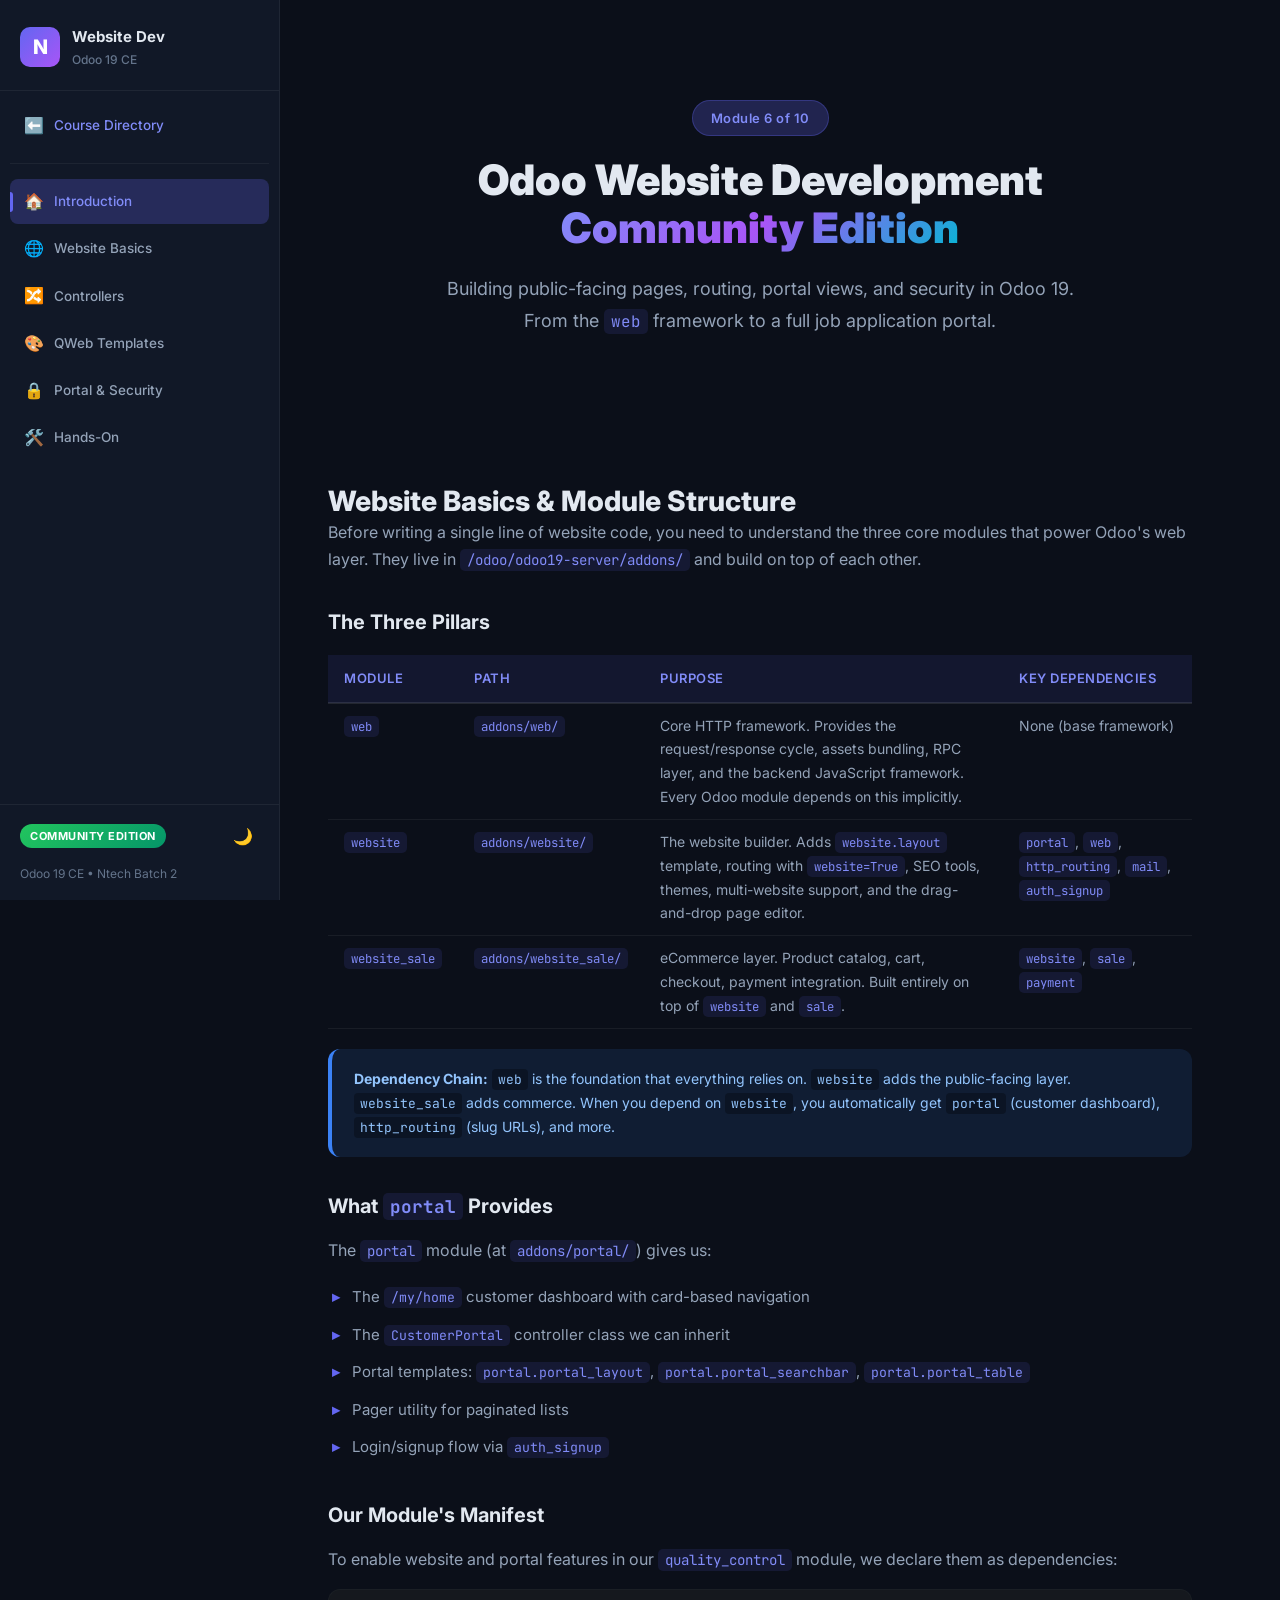
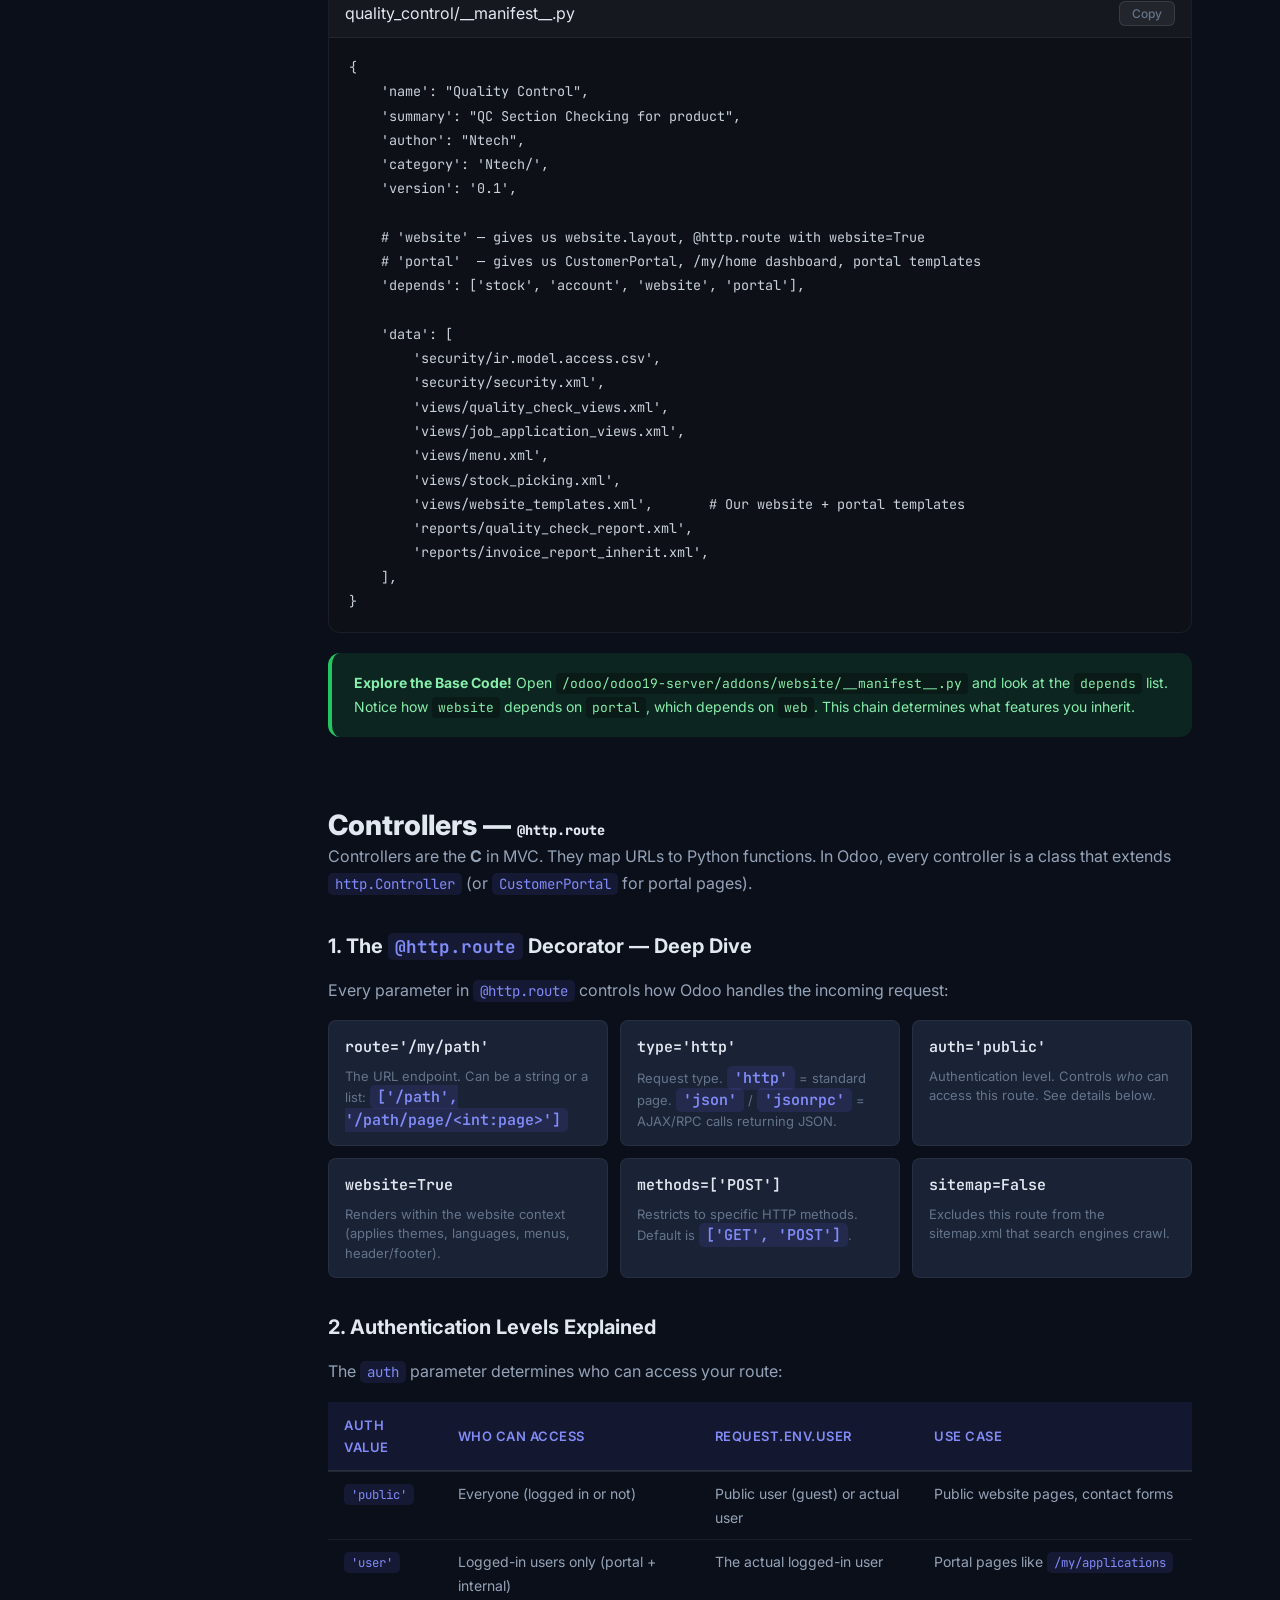
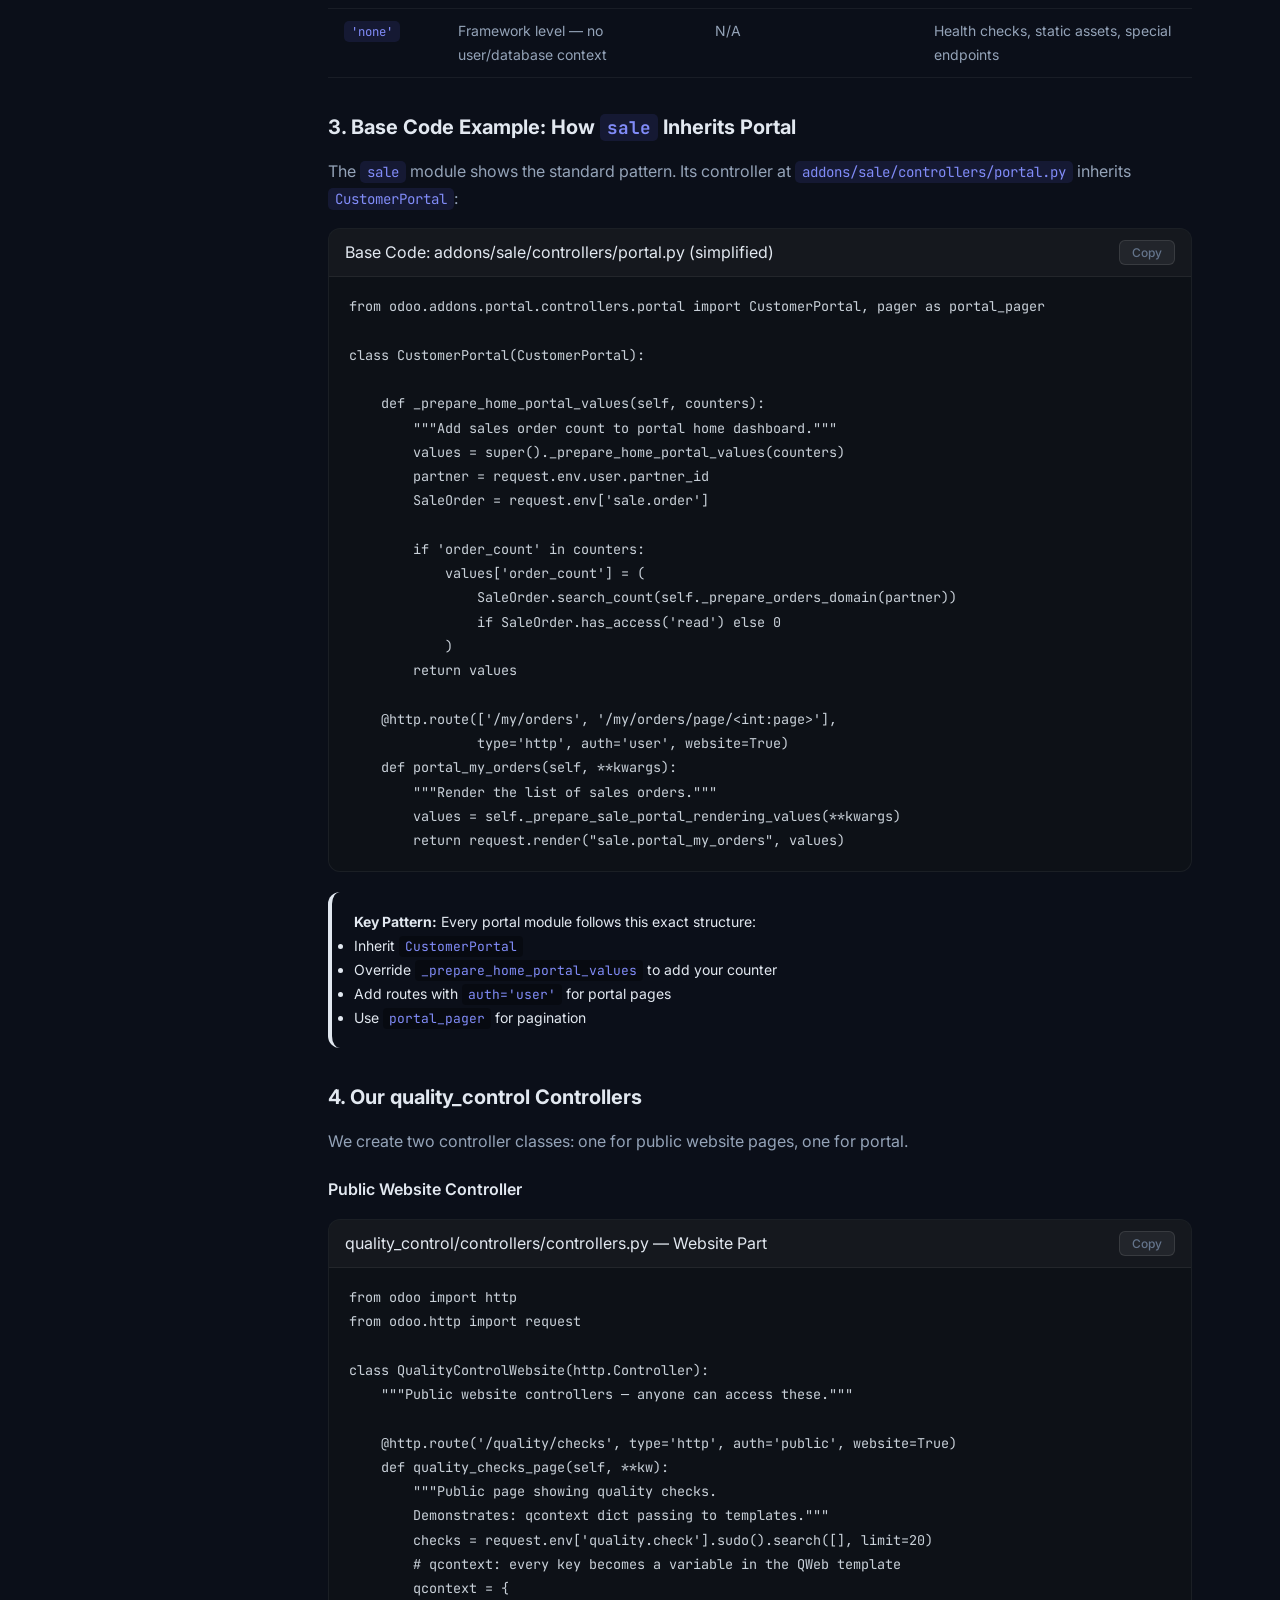
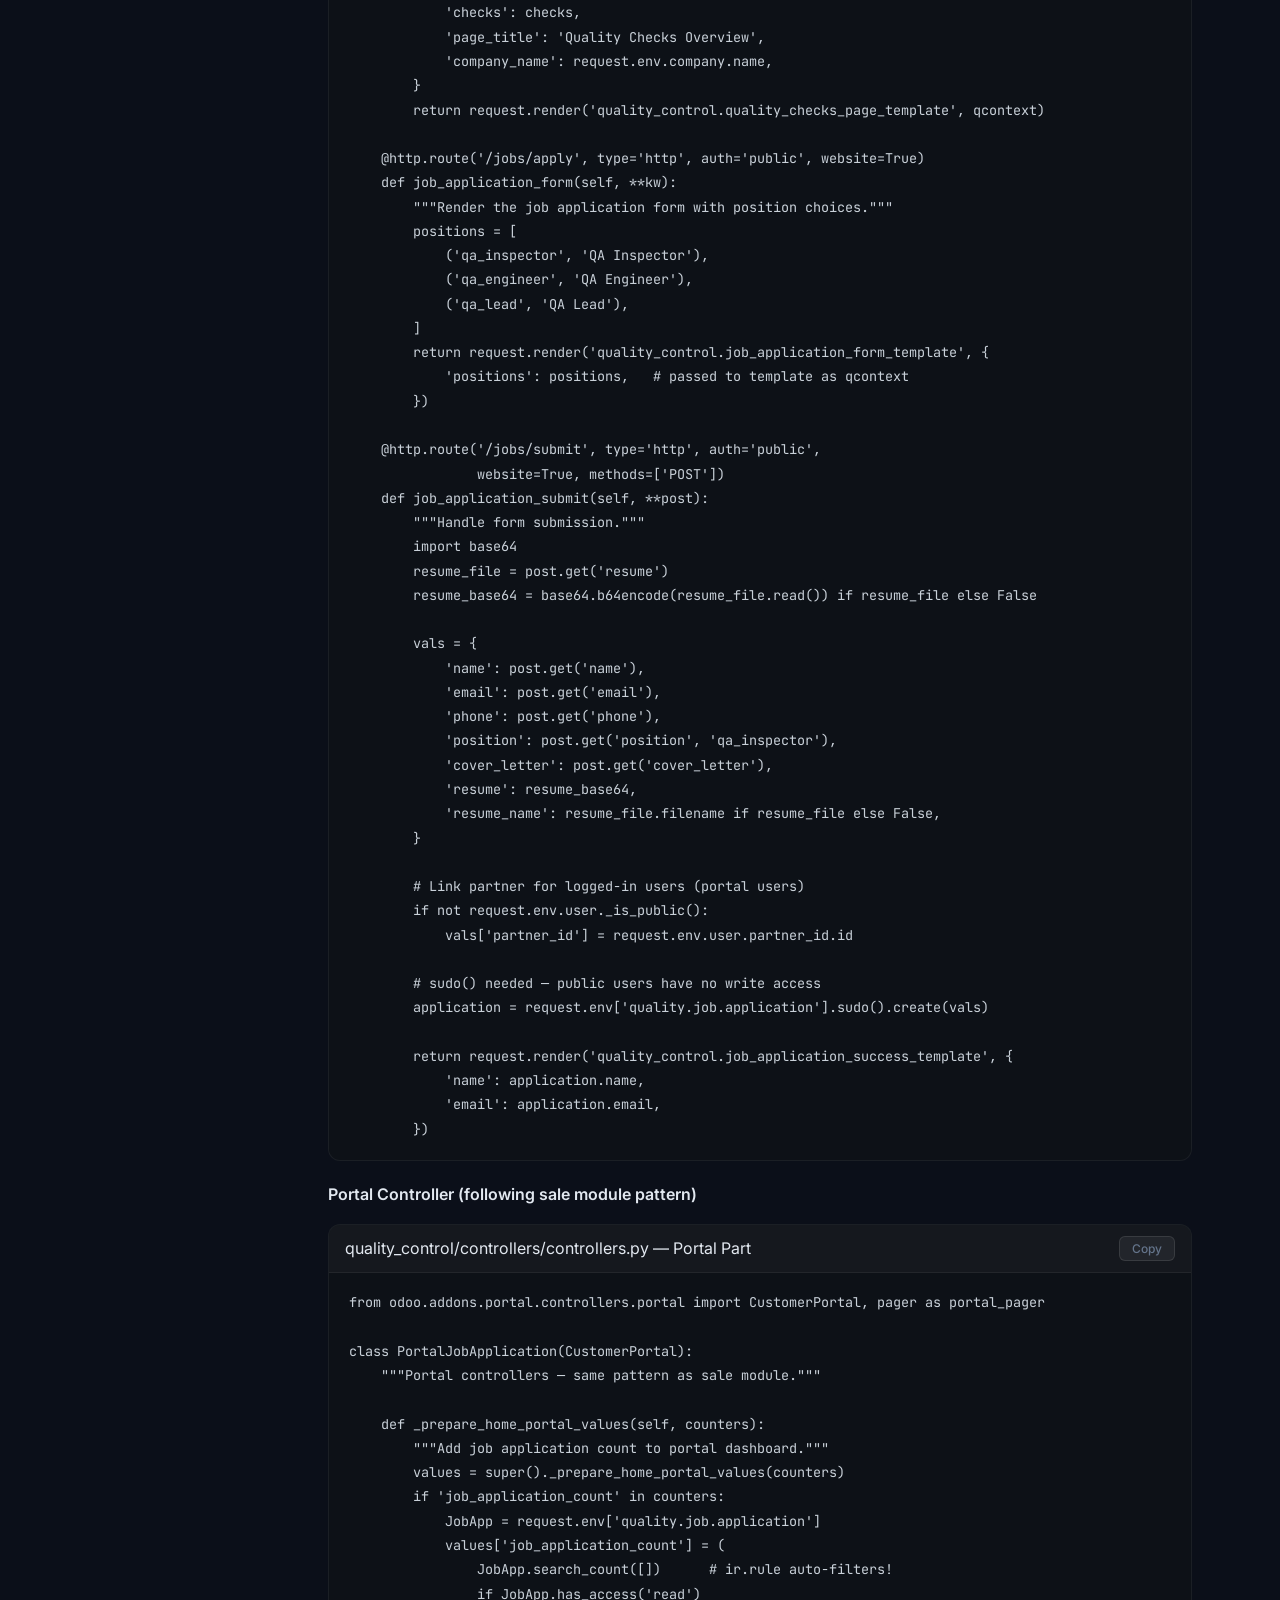
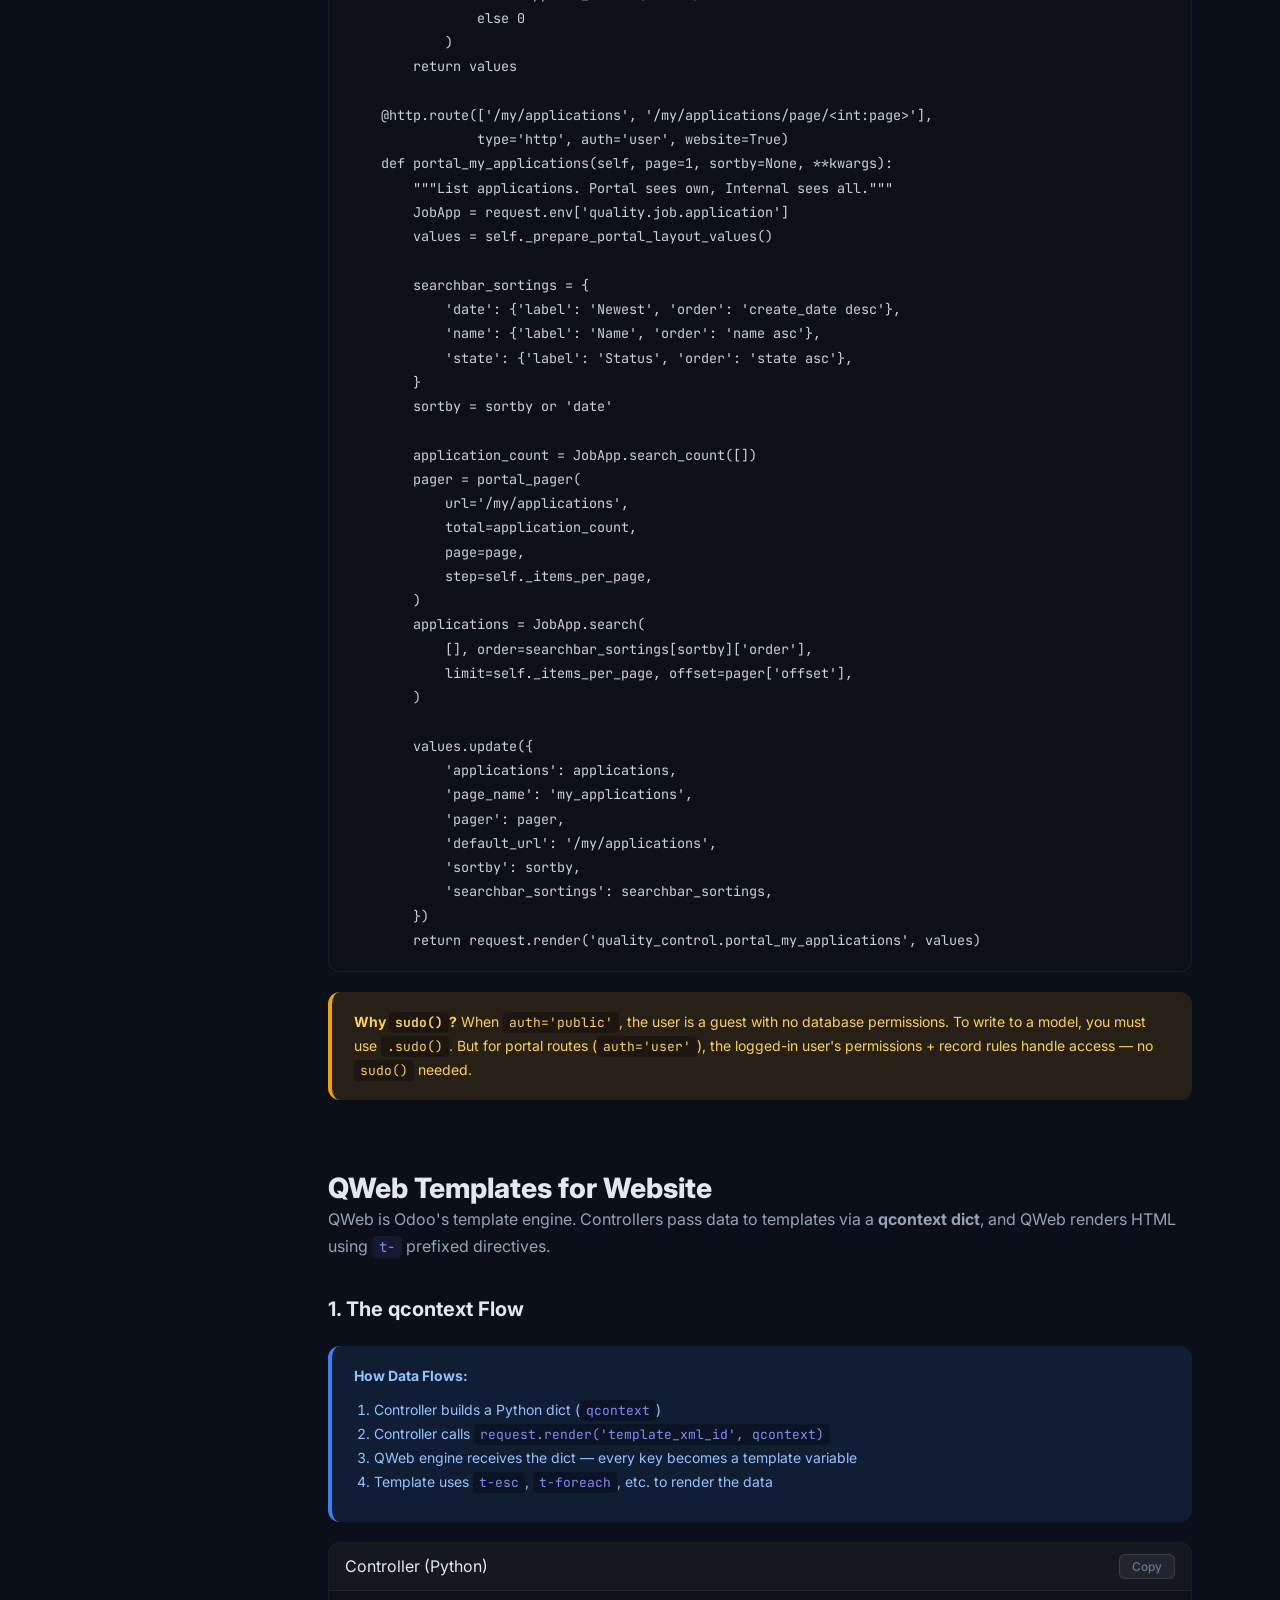
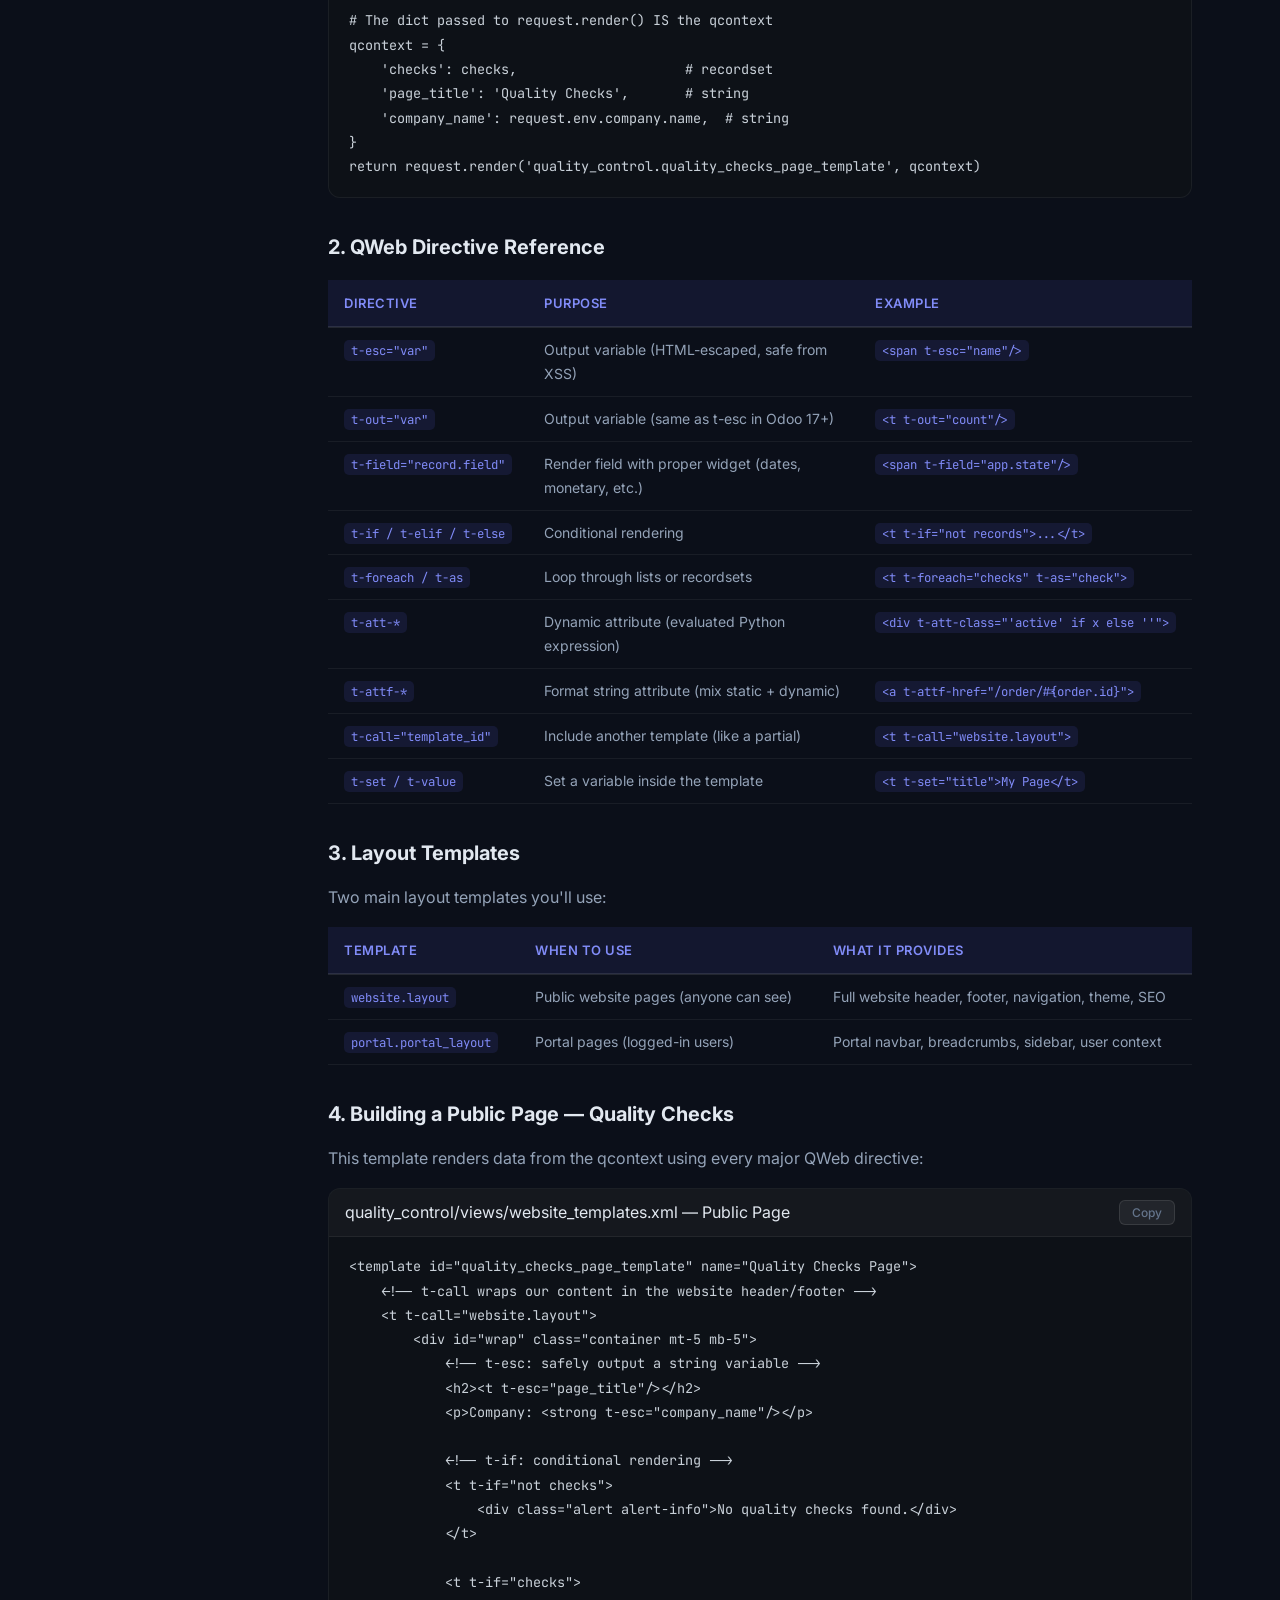
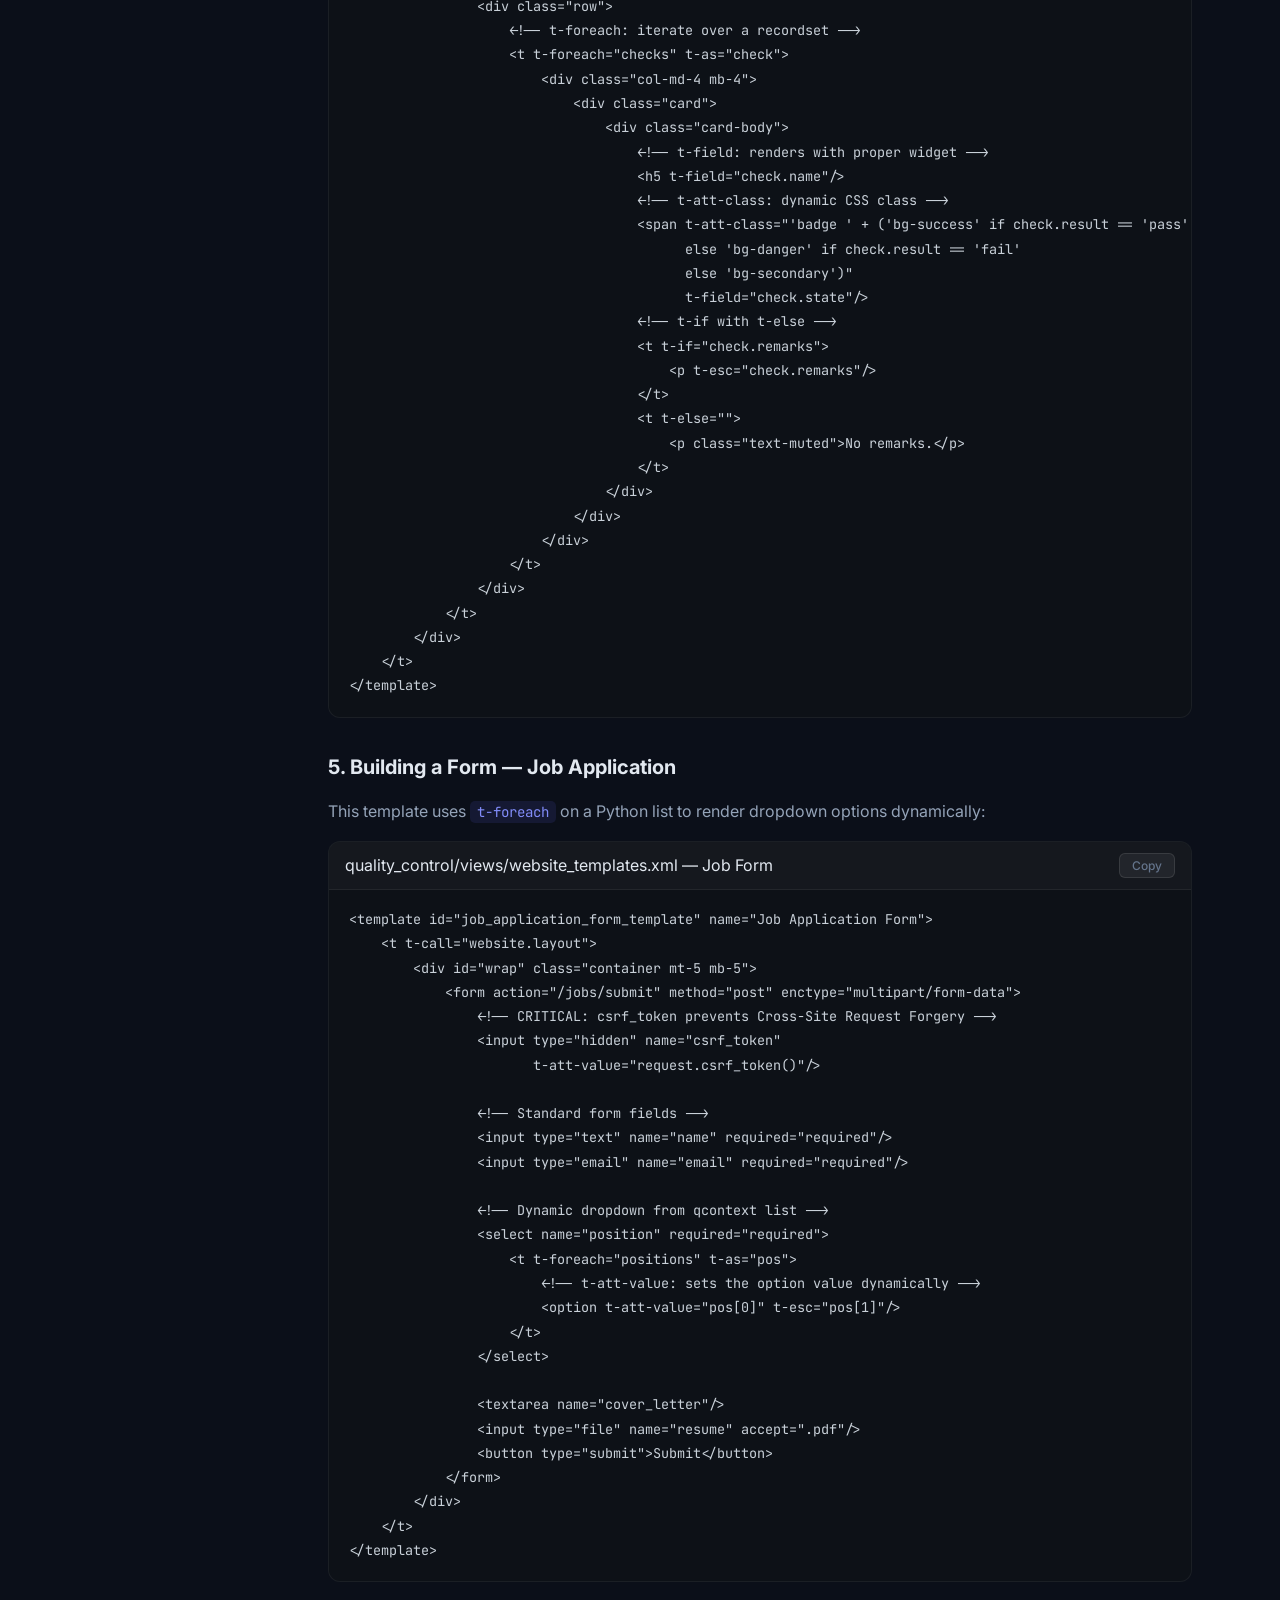
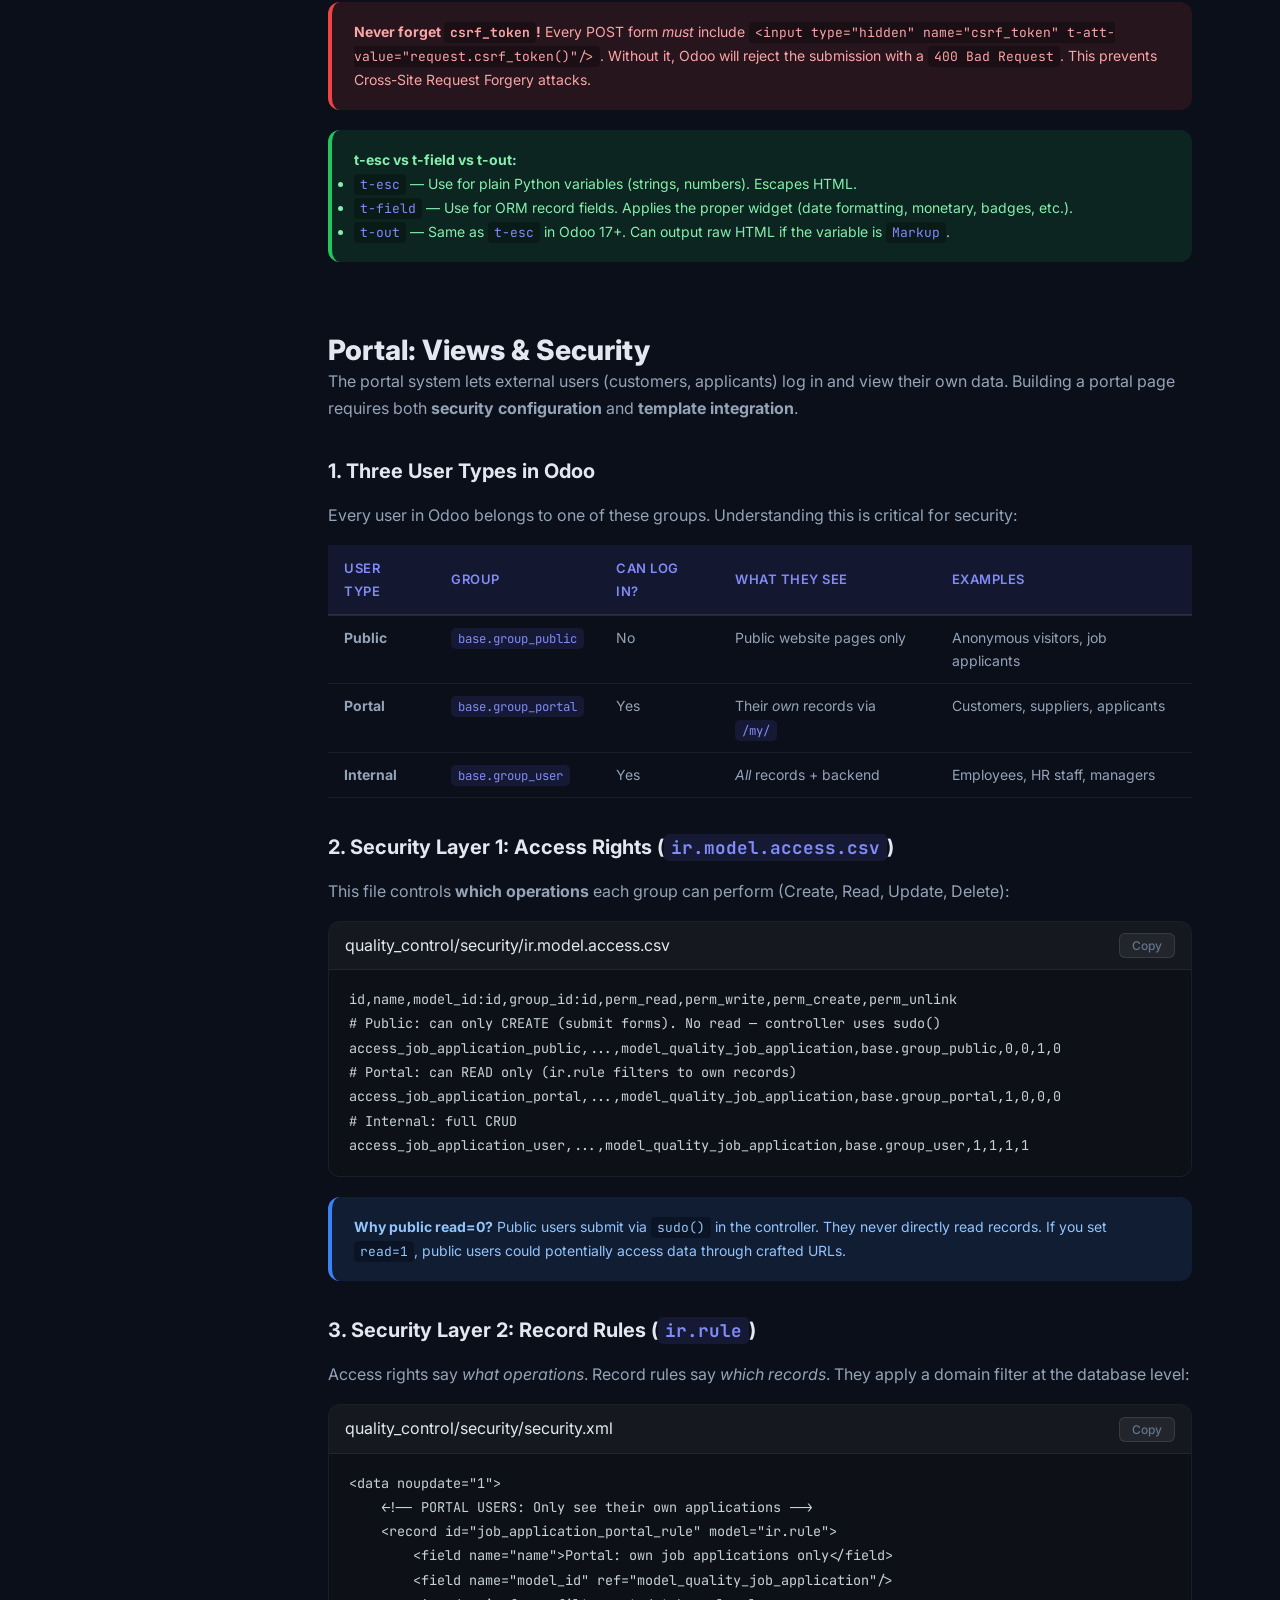
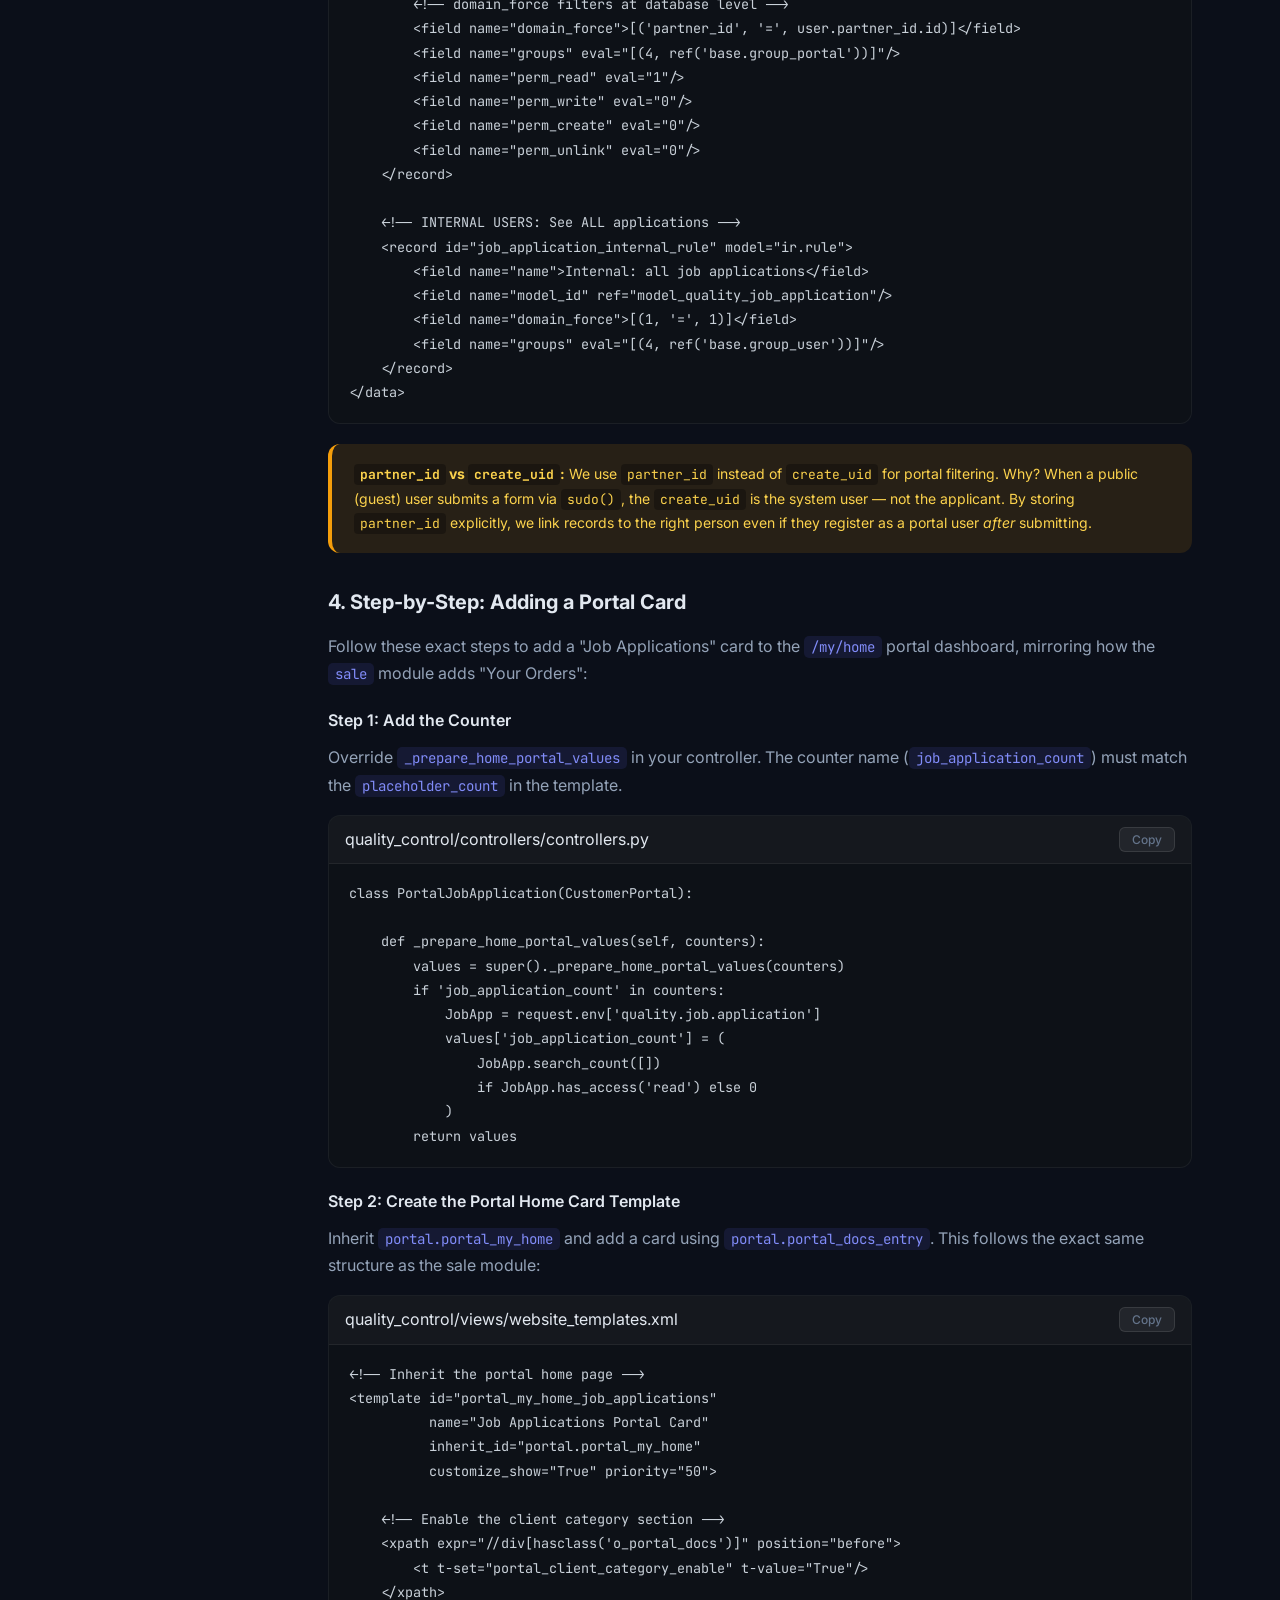
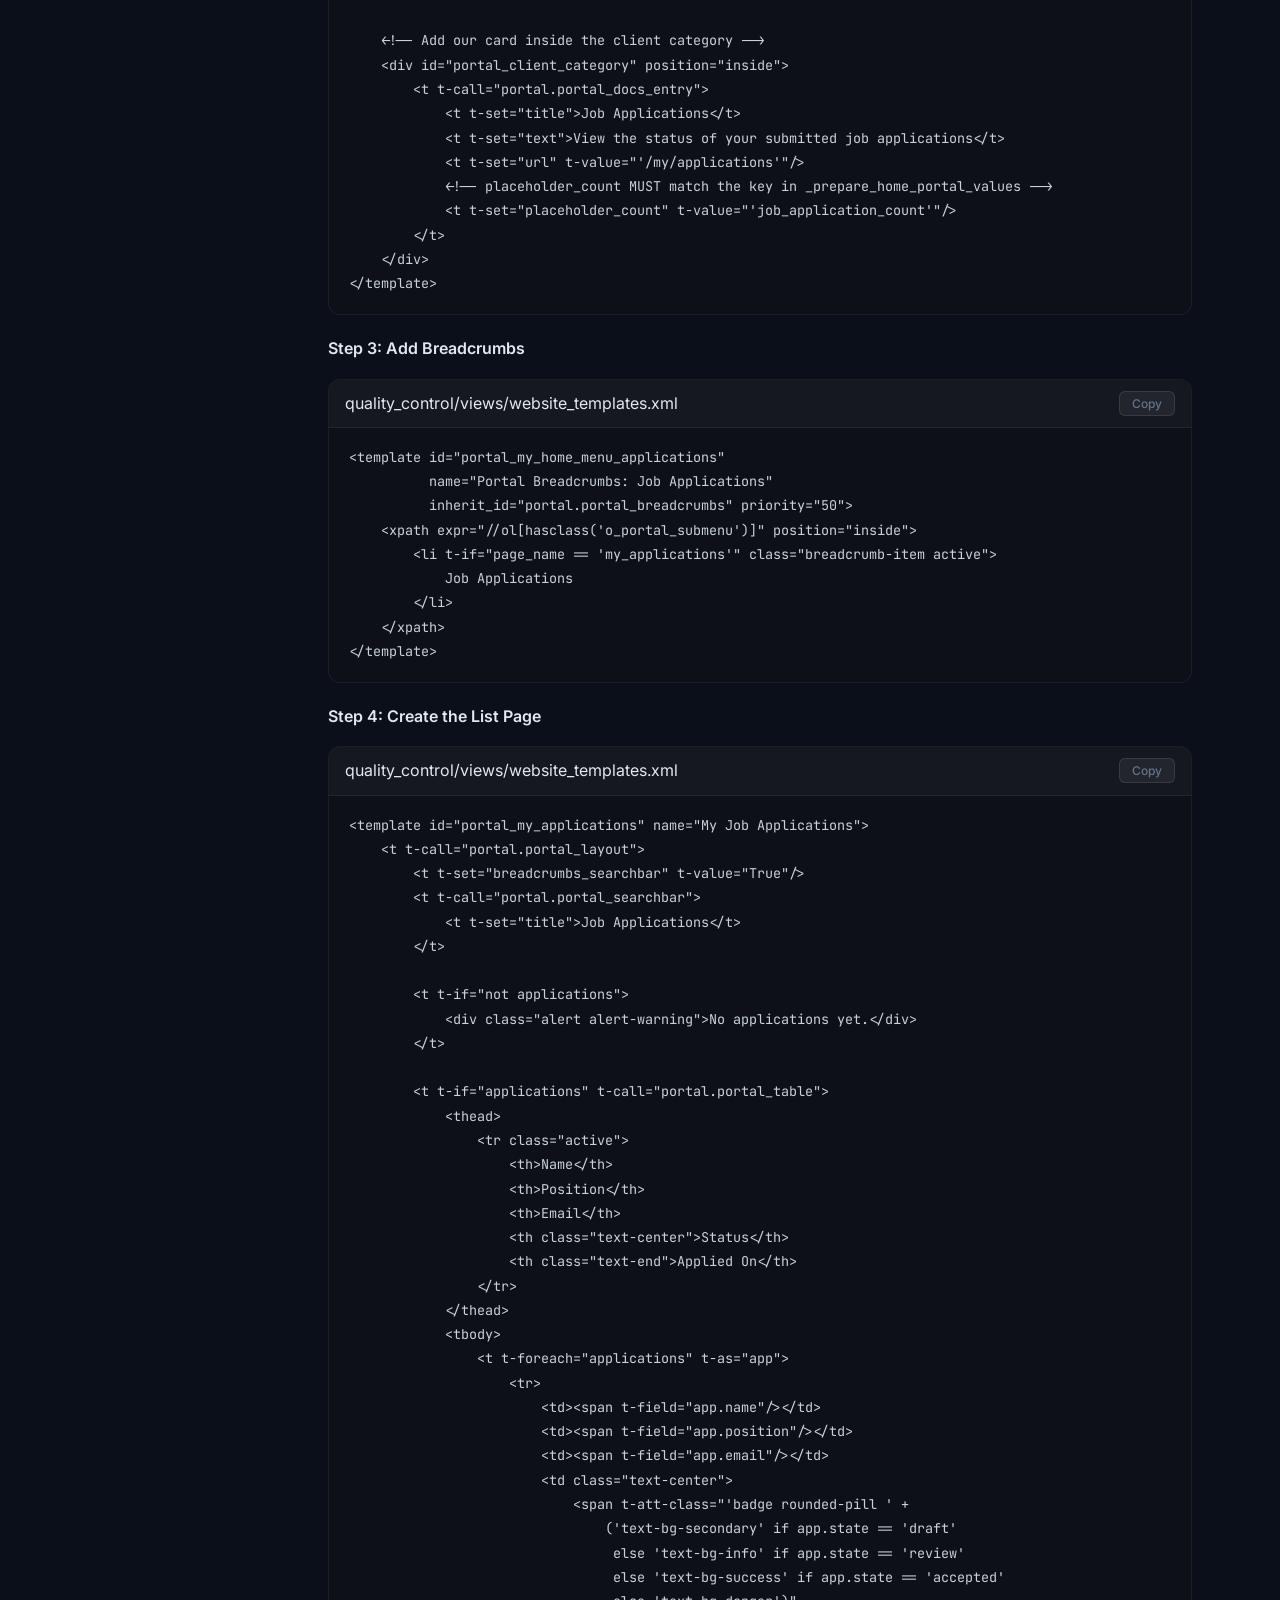
<file: module6_website_lecture/index.html>
<!DOCTYPE html>
<html lang="en">
<head>
    <meta charset="UTF-8">
    <meta name="viewport" content="width=device-width, initial-scale=1.0">
    <title>Module 6 — Odoo Website Development | Ntech Batch 2</title>
    <link rel="preconnect" href="https://fonts.googleapis.com">
    <link rel="preconnect" href="https://fonts.gstatic.com" crossorigin>
    <link href="https://fonts.googleapis.com/css2?family=Inter:wght@300;400;500;600;700;800;900&family=JetBrains+Mono:wght@400;500;600&display=swap" rel="stylesheet">
    <link rel="stylesheet" href="styles.css">
    <script>
        if (localStorage.getItem('ntech_theme') === 'light') {
            document.documentElement.classList.add('light-theme');
        }
    </script>
</head>
<body>
    <div class="progress-bar" id="progressBar"></div>

    <nav class="sidebar" id="sidebar">
        <div class="sidebar-header">
            <div class="logo-mark">N</div>
            <div>
                <div class="sidebar-title">Website Dev</div>
                <div class="sidebar-subtitle">Odoo 19 CE</div>
            </div>
        </div>
        <ul class="nav-list" id="navList">
            <li style="margin-bottom: 15px; border-bottom: 1px solid rgba(255,255,255,0.05); padding-bottom: 15px;"><a href="../index.html" class="nav-link" style="color: var(--accent-light);">
                <span class="nav-icon">⬅️</span> Course Directory
            </a></li>
            <li><a href="#intro" class="nav-link active" data-section="intro">
                <span class="nav-icon">🏠</span> Introduction
            </a></li>
            <li><a href="#section-basics" class="nav-link" data-section="section-basics">
                <span class="nav-icon">🌐</span> Website Basics
            </a></li>
            <li><a href="#section-controllers" class="nav-link" data-section="section-controllers">
                <span class="nav-icon">🔀</span> Controllers
            </a></li>
            <li><a href="#section-templates" class="nav-link" data-section="section-templates">
                <span class="nav-icon">🎨</span> QWeb Templates
            </a></li>
            <li><a href="#section-portal" class="nav-link" data-section="section-portal">
                <span class="nav-icon">🔒</span> Portal &amp; Security
            </a></li>
            <li><a href="#section-handson" class="nav-link" data-section="section-handson">
                <span class="nav-icon">🛠️</span> Hands-On
            </a></li>
        </ul>
        <div class="sidebar-footer">
            <div style="display: flex; justify-content: space-between; align-items: center; margin-bottom: 6px;">
                <div class="edition-badge">Community Edition</div>
                <button id="themeToggle" class="theme-toggle" aria-label="Toggle theme" title="Toggle Light/Dark Mode">
                    <span class="icon-light" style="display:none;">☀️</span>
                    <span class="icon-dark">🌙</span>
                </button>
            </div>
            <span>Odoo 19 CE &bull; Ntech Batch 2</span>
        </div>
    </nav>

    <div class="mobile-topbar" id="mobileTopbar">
        <button class="hamburger" id="hamburger" aria-label="Toggle menu">
            <span></span><span></span><span></span>
        </button>
        <span class="mobile-title">Module 6 — Website Dev</span>
    </div>

    <main class="content" id="content">
        <!-- ======== HERO ======== -->
        <section id="intro" class="section hero-section">
            <div class="hero-badge">Module 6 of 10</div>
            <h1>Odoo Website Development<br><span class="gradient-text">Community Edition</span></h1>
            <p class="hero-lead">Building public-facing pages, routing, portal views, and security in Odoo 19. From the <code>web</code> framework to a full job application portal.</p>
        </section>

        <!-- ================================================================
             SECTION 1: Website Basics & Module Structure
             ================================================================ -->
        <section id="section-basics" class="section">
            <h2>Website Basics &amp; Module Structure</h2>
            <p>Before writing a single line of website code, you need to understand the three core modules that power Odoo's web layer. They live in <code>/odoo/odoo19-server/addons/</code> and build on top of each other.</p>

            <h3>The Three Pillars</h3>
            <table class="ref-table">
                <thead>
                    <tr>
                        <th>Module</th>
                        <th>Path</th>
                        <th>Purpose</th>
                        <th>Key Dependencies</th>
                    </tr>
                </thead>
                <tbody>
                    <tr>
                        <td><code>web</code></td>
                        <td><code>addons/web/</code></td>
                        <td>Core HTTP framework. Provides the request/response cycle, assets bundling, RPC layer, and the backend JavaScript framework. Every Odoo module depends on this implicitly.</td>
                        <td>None (base framework)</td>
                    </tr>
                    <tr>
                        <td><code>website</code></td>
                        <td><code>addons/website/</code></td>
                        <td>The website builder. Adds <code>website.layout</code> template, routing with <code>website=True</code>, SEO tools, themes, multi-website support, and the drag-and-drop page editor.</td>
                        <td><code>portal</code>, <code>web</code>, <code>http_routing</code>, <code>mail</code>, <code>auth_signup</code></td>
                    </tr>
                    <tr>
                        <td><code>website_sale</code></td>
                        <td><code>addons/website_sale/</code></td>
                        <td>eCommerce layer. Product catalog, cart, checkout, payment integration. Built entirely on top of <code>website</code> and <code>sale</code>.</td>
                        <td><code>website</code>, <code>sale</code>, <code>payment</code></td>
                    </tr>
                </tbody>
            </table>

            <div class="callout callout-info">
                <strong>Dependency Chain:</strong> <code>web</code> is the foundation that everything relies on. <code>website</code> adds the public-facing layer. <code>website_sale</code> adds commerce. When you depend on <code>website</code>, you automatically get <code>portal</code> (customer dashboard), <code>http_routing</code> (slug URLs), and more.
            </div>

            <h3>What <code>portal</code> Provides</h3>
            <p>The <code>portal</code> module (at <code>addons/portal/</code>) gives us:</p>
            <ul class="styled-list">
                <li>The <code>/my/home</code> customer dashboard with card-based navigation</li>
                <li>The <code>CustomerPortal</code> controller class we can inherit</li>
                <li>Portal templates: <code>portal.portal_layout</code>, <code>portal.portal_searchbar</code>, <code>portal.portal_table</code></li>
                <li>Pager utility for paginated lists</li>
                <li>Login/signup flow via <code>auth_signup</code></li>
            </ul>

            <h3>Our Module's Manifest</h3>
            <p>To enable website and portal features in our <code>quality_control</code> module, we declare them as dependencies:</p>
            <div class="code-block">
                <div class="code-header">
                    <span class="file-name">quality_control/__manifest__.py</span>
                    <button class="copy-btn">Copy</button>
                </div>
                <pre><code class="language-python">{
    'name': "Quality Control",
    'summary': "QC Section Checking for product",
    'author': "Ntech",
    'category': 'Ntech/',
    'version': '0.1',

    # 'website' — gives us website.layout, @http.route with website=True
    # 'portal'  — gives us CustomerPortal, /my/home dashboard, portal templates
    'depends': ['stock', 'account', 'website', 'portal'],

    'data': [
        'security/ir.model.access.csv',
        'security/security.xml',
        'views/quality_check_views.xml',
        'views/job_application_views.xml',
        'views/menu.xml',
        'views/stock_picking.xml',
        'views/website_templates.xml',       # Our website + portal templates
        'reports/quality_check_report.xml',
        'reports/invoice_report_inherit.xml',
    ],
}</code></pre>
            </div>

            <div class="callout callout-tip">
                <strong>Explore the Base Code!</strong> Open <code>/odoo/odoo19-server/addons/website/__manifest__.py</code> and look at the <code>depends</code> list. Notice how <code>website</code> depends on <code>portal</code>, which depends on <code>web</code>. This chain determines what features you inherit.
            </div>
        </section>

        <!-- ================================================================
             SECTION 2: Controllers (@http.route)
             ================================================================ -->
        <section id="section-controllers" class="section">
            <h2>Controllers — <code>@http.route</code></h2>
            <p>Controllers are the <strong>C</strong> in MVC. They map URLs to Python functions. In Odoo, every controller is a class that extends <code>http.Controller</code> (or <code>CustomerPortal</code> for portal pages).</p>

            <h3>1. The <code>@http.route</code> Decorator — Deep Dive</h3>
            <p>Every parameter in <code>@http.route</code> controls how Odoo handles the incoming request:</p>

            <div class="anatomy-grid">
                <div class="anatomy-item">
                    <code>route='/my/path'</code>
                    <span>The URL endpoint. Can be a string or a list: <code>['/path', '/path/page/&lt;int:page&gt;']</code></span>
                </div>
                <div class="anatomy-item">
                    <code>type='http'</code>
                    <span>Request type. <code>'http'</code> = standard page. <code>'json'</code> / <code>'jsonrpc'</code> = AJAX/RPC calls returning JSON.</span>
                </div>
                <div class="anatomy-item">
                    <code>auth='public'</code>
                    <span>Authentication level. Controls <em>who</em> can access this route. See details below.</span>
                </div>
                <div class="anatomy-item">
                    <code>website=True</code>
                    <span>Renders within the website context (applies themes, languages, menus, header/footer).</span>
                </div>
                <div class="anatomy-item">
                    <code>methods=['POST']</code>
                    <span>Restricts to specific HTTP methods. Default is <code>['GET', 'POST']</code>.</span>
                </div>
                <div class="anatomy-item">
                    <code>sitemap=False</code>
                    <span>Excludes this route from the sitemap.xml that search engines crawl.</span>
                </div>
            </div>

            <h3>2. Authentication Levels Explained</h3>
            <p>The <code>auth</code> parameter determines who can access your route:</p>
            <table class="ref-table">
                <thead>
                    <tr>
                        <th>auth Value</th>
                        <th>Who Can Access</th>
                        <th>request.env.user</th>
                        <th>Use Case</th>
                    </tr>
                </thead>
                <tbody>
                    <tr>
                        <td><code>'public'</code></td>
                        <td>Everyone (logged in or not)</td>
                        <td>Public user (guest) or actual user</td>
                        <td>Public website pages, contact forms</td>
                    </tr>
                    <tr>
                        <td><code>'user'</code></td>
                        <td>Logged-in users only (portal + internal)</td>
                        <td>The actual logged-in user</td>
                        <td>Portal pages like <code>/my/applications</code></td>
                    </tr>
                    <tr>
                        <td><code>'none'</code></td>
                        <td>Framework level — no user/database context</td>
                        <td>N/A</td>
                        <td>Health checks, static assets, special endpoints</td>
                    </tr>
                </tbody>
            </table>

            <h3>3. Base Code Example: How <code>sale</code> Inherits Portal</h3>
            <p>The <code>sale</code> module shows the standard pattern. Its controller at <code>addons/sale/controllers/portal.py</code> inherits <code>CustomerPortal</code>:</p>
            <div class="code-block">
                <div class="code-header">
                    <span class="file-name">Base Code: addons/sale/controllers/portal.py (simplified)</span>
                    <button class="copy-btn">Copy</button>
                </div>
                <pre><code class="language-python">from odoo.addons.portal.controllers.portal import CustomerPortal, pager as portal_pager

class CustomerPortal(CustomerPortal):

    def _prepare_home_portal_values(self, counters):
        """Add sales order count to portal home dashboard."""
        values = super()._prepare_home_portal_values(counters)
        partner = request.env.user.partner_id
        SaleOrder = request.env['sale.order']

        if 'order_count' in counters:
            values['order_count'] = (
                SaleOrder.search_count(self._prepare_orders_domain(partner))
                if SaleOrder.has_access('read') else 0
            )
        return values

    @http.route(['/my/orders', '/my/orders/page/&lt;int:page&gt;'],
                type='http', auth='user', website=True)
    def portal_my_orders(self, **kwargs):
        """Render the list of sales orders."""
        values = self._prepare_sale_portal_rendering_values(**kwargs)
        return request.render("sale.portal_my_orders", values)</code></pre>
            </div>

            <div class="callout callout-note">
                <strong>Key Pattern:</strong> Every portal module follows this exact structure:
                <ul>
                    <li>Inherit <code>CustomerPortal</code></li>
                    <li>Override <code>_prepare_home_portal_values</code> to add your counter</li>
                    <li>Add routes with <code>auth='user'</code> for portal pages</li>
                    <li>Use <code>portal_pager</code> for pagination</li>
                </ul>
            </div>

            <h3>4. Our quality_control Controllers</h3>
            <p>We create two controller classes: one for public website pages, one for portal.</p>

            <h4>Public Website Controller</h4>
            <div class="code-block">
                <div class="code-header">
                    <span class="file-name">quality_control/controllers/controllers.py — Website Part</span>
                    <button class="copy-btn">Copy</button>
                </div>
                <pre><code class="language-python">from odoo import http
from odoo.http import request

class QualityControlWebsite(http.Controller):
    """Public website controllers — anyone can access these."""

    @http.route('/quality/checks', type='http', auth='public', website=True)
    def quality_checks_page(self, **kw):
        """Public page showing quality checks.
        Demonstrates: qcontext dict passing to templates."""
        checks = request.env['quality.check'].sudo().search([], limit=20)
        # qcontext: every key becomes a variable in the QWeb template
        qcontext = {
            'checks': checks,
            'page_title': 'Quality Checks Overview',
            'company_name': request.env.company.name,
        }
        return request.render('quality_control.quality_checks_page_template', qcontext)

    @http.route('/jobs/apply', type='http', auth='public', website=True)
    def job_application_form(self, **kw):
        """Render the job application form with position choices."""
        positions = [
            ('qa_inspector', 'QA Inspector'),
            ('qa_engineer', 'QA Engineer'),
            ('qa_lead', 'QA Lead'),
        ]
        return request.render('quality_control.job_application_form_template', {
            'positions': positions,   # passed to template as qcontext
        })

    @http.route('/jobs/submit', type='http', auth='public',
                website=True, methods=['POST'])
    def job_application_submit(self, **post):
        """Handle form submission."""
        import base64
        resume_file = post.get('resume')
        resume_base64 = base64.b64encode(resume_file.read()) if resume_file else False

        vals = {
            'name': post.get('name'),
            'email': post.get('email'),
            'phone': post.get('phone'),
            'position': post.get('position', 'qa_inspector'),
            'cover_letter': post.get('cover_letter'),
            'resume': resume_base64,
            'resume_name': resume_file.filename if resume_file else False,
        }

        # Link partner for logged-in users (portal users)
        if not request.env.user._is_public():
            vals['partner_id'] = request.env.user.partner_id.id

        # sudo() needed — public users have no write access
        application = request.env['quality.job.application'].sudo().create(vals)

        return request.render('quality_control.job_application_success_template', {
            'name': application.name,
            'email': application.email,
        })</code></pre>
            </div>

            <h4>Portal Controller (following sale module pattern)</h4>
            <div class="code-block">
                <div class="code-header">
                    <span class="file-name">quality_control/controllers/controllers.py — Portal Part</span>
                    <button class="copy-btn">Copy</button>
                </div>
                <pre><code class="language-python">from odoo.addons.portal.controllers.portal import CustomerPortal, pager as portal_pager

class PortalJobApplication(CustomerPortal):
    """Portal controllers — same pattern as sale module."""

    def _prepare_home_portal_values(self, counters):
        """Add job application count to portal dashboard."""
        values = super()._prepare_home_portal_values(counters)
        if 'job_application_count' in counters:
            JobApp = request.env['quality.job.application']
            values['job_application_count'] = (
                JobApp.search_count([])      # ir.rule auto-filters!
                if JobApp.has_access('read')
                else 0
            )
        return values

    @http.route(['/my/applications', '/my/applications/page/&lt;int:page&gt;'],
                type='http', auth='user', website=True)
    def portal_my_applications(self, page=1, sortby=None, **kwargs):
        """List applications. Portal sees own, Internal sees all."""
        JobApp = request.env['quality.job.application']
        values = self._prepare_portal_layout_values()

        searchbar_sortings = {
            'date': {'label': 'Newest', 'order': 'create_date desc'},
            'name': {'label': 'Name', 'order': 'name asc'},
            'state': {'label': 'Status', 'order': 'state asc'},
        }
        sortby = sortby or 'date'

        application_count = JobApp.search_count([])
        pager = portal_pager(
            url='/my/applications',
            total=application_count,
            page=page,
            step=self._items_per_page,
        )
        applications = JobApp.search(
            [], order=searchbar_sortings[sortby]['order'],
            limit=self._items_per_page, offset=pager['offset'],
        )

        values.update({
            'applications': applications,
            'page_name': 'my_applications',
            'pager': pager,
            'default_url': '/my/applications',
            'sortby': sortby,
            'searchbar_sortings': searchbar_sortings,
        })
        return request.render('quality_control.portal_my_applications', values)</code></pre>
            </div>

            <div class="callout callout-warning">
                <strong>Why <code>sudo()</code>?</strong> When <code>auth='public'</code>, the user is a guest with no database permissions. To write to a model, you must use <code>.sudo()</code>. But for portal routes (<code>auth='user'</code>), the logged-in user's permissions + record rules handle access — no <code>sudo()</code> needed.
            </div>
        </section>

        <!-- ================================================================
             SECTION 3: Templates & QWeb for Website
             ================================================================ -->
        <section id="section-templates" class="section">
            <h2>QWeb Templates for Website</h2>
            <p>QWeb is Odoo's template engine. Controllers pass data to templates via a <strong>qcontext dict</strong>, and QWeb renders HTML using <code>t-</code> prefixed directives.</p>

            <h3>1. The qcontext Flow</h3>
            <div class="callout callout-info">
                <strong>How Data Flows:</strong>
                <ol style="margin: 10px 0; padding-left: 20px;">
                    <li>Controller builds a Python dict (<code>qcontext</code>)</li>
                    <li>Controller calls <code>request.render('template_xml_id', qcontext)</code></li>
                    <li>QWeb engine receives the dict — every key becomes a template variable</li>
                    <li>Template uses <code>t-esc</code>, <code>t-foreach</code>, etc. to render the data</li>
                </ol>
            </div>

            <div class="code-block">
                <div class="code-header">
                    <span class="file-name">Controller (Python)</span>
                    <button class="copy-btn">Copy</button>
                </div>
                <pre><code class="language-python"># The dict passed to request.render() IS the qcontext
qcontext = {
    'checks': checks,                     # recordset
    'page_title': 'Quality Checks',       # string
    'company_name': request.env.company.name,  # string
}
return request.render('quality_control.quality_checks_page_template', qcontext)</code></pre>
            </div>

            <h3>2. QWeb Directive Reference</h3>
            <table class="ref-table">
                <thead>
                    <tr>
                        <th>Directive</th>
                        <th>Purpose</th>
                        <th>Example</th>
                    </tr>
                </thead>
                <tbody>
                    <tr>
                        <td><code>t-esc="var"</code></td>
                        <td>Output variable (HTML-escaped, safe from XSS)</td>
                        <td><code>&lt;span t-esc="name"/&gt;</code></td>
                    </tr>
                    <tr>
                        <td><code>t-out="var"</code></td>
                        <td>Output variable (same as t-esc in Odoo 17+)</td>
                        <td><code>&lt;t t-out="count"/&gt;</code></td>
                    </tr>
                    <tr>
                        <td><code>t-field="record.field"</code></td>
                        <td>Render field with proper widget (dates, monetary, etc.)</td>
                        <td><code>&lt;span t-field="app.state"/&gt;</code></td>
                    </tr>
                    <tr>
                        <td><code>t-if / t-elif / t-else</code></td>
                        <td>Conditional rendering</td>
                        <td><code>&lt;t t-if="not records"&gt;...&lt;/t&gt;</code></td>
                    </tr>
                    <tr>
                        <td><code>t-foreach / t-as</code></td>
                        <td>Loop through lists or recordsets</td>
                        <td><code>&lt;t t-foreach="checks" t-as="check"&gt;</code></td>
                    </tr>
                    <tr>
                        <td><code>t-att-*</code></td>
                        <td>Dynamic attribute (evaluated Python expression)</td>
                        <td><code>&lt;div t-att-class="'active' if x else ''"&gt;</code></td>
                    </tr>
                    <tr>
                        <td><code>t-attf-*</code></td>
                        <td>Format string attribute (mix static + dynamic)</td>
                        <td><code>&lt;a t-attf-href="/order/#{order.id}"&gt;</code></td>
                    </tr>
                    <tr>
                        <td><code>t-call="template_id"</code></td>
                        <td>Include another template (like a partial)</td>
                        <td><code>&lt;t t-call="website.layout"&gt;</code></td>
                    </tr>
                    <tr>
                        <td><code>t-set / t-value</code></td>
                        <td>Set a variable inside the template</td>
                        <td><code>&lt;t t-set="title"&gt;My Page&lt;/t&gt;</code></td>
                    </tr>
                </tbody>
            </table>

            <h3>3. Layout Templates</h3>
            <p>Two main layout templates you'll use:</p>
            <table class="ref-table">
                <thead>
                    <tr>
                        <th>Template</th>
                        <th>When to Use</th>
                        <th>What It Provides</th>
                    </tr>
                </thead>
                <tbody>
                    <tr>
                        <td><code>website.layout</code></td>
                        <td>Public website pages (anyone can see)</td>
                        <td>Full website header, footer, navigation, theme, SEO</td>
                    </tr>
                    <tr>
                        <td><code>portal.portal_layout</code></td>
                        <td>Portal pages (logged-in users)</td>
                        <td>Portal navbar, breadcrumbs, sidebar, user context</td>
                    </tr>
                </tbody>
            </table>

            <h3>4. Building a Public Page — Quality Checks</h3>
            <p>This template renders data from the qcontext using every major QWeb directive:</p>
            <div class="code-block">
                <div class="code-header">
                    <span class="file-name">quality_control/views/website_templates.xml — Public Page</span>
                    <button class="copy-btn">Copy</button>
                </div>
                <pre><code class="language-xml">&lt;template id="quality_checks_page_template" name="Quality Checks Page"&gt;
    &lt;!-- t-call wraps our content in the website header/footer --&gt;
    &lt;t t-call="website.layout"&gt;
        &lt;div id="wrap" class="container mt-5 mb-5"&gt;
            &lt;!-- t-esc: safely output a string variable --&gt;
            &lt;h2&gt;&lt;t t-esc="page_title"/&gt;&lt;/h2&gt;
            &lt;p&gt;Company: &lt;strong t-esc="company_name"/&gt;&lt;/p&gt;

            &lt;!-- t-if: conditional rendering --&gt;
            &lt;t t-if="not checks"&gt;
                &lt;div class="alert alert-info"&gt;No quality checks found.&lt;/div&gt;
            &lt;/t&gt;

            &lt;t t-if="checks"&gt;
                &lt;div class="row"&gt;
                    &lt;!-- t-foreach: iterate over a recordset --&gt;
                    &lt;t t-foreach="checks" t-as="check"&gt;
                        &lt;div class="col-md-4 mb-4"&gt;
                            &lt;div class="card"&gt;
                                &lt;div class="card-body"&gt;
                                    &lt;!-- t-field: renders with proper widget --&gt;
                                    &lt;h5 t-field="check.name"/&gt;
                                    &lt;!-- t-att-class: dynamic CSS class --&gt;
                                    &lt;span t-att-class="'badge ' + ('bg-success' if check.result == 'pass'
                                          else 'bg-danger' if check.result == 'fail'
                                          else 'bg-secondary')"
                                          t-field="check.state"/&gt;
                                    &lt;!-- t-if with t-else --&gt;
                                    &lt;t t-if="check.remarks"&gt;
                                        &lt;p t-esc="check.remarks"/&gt;
                                    &lt;/t&gt;
                                    &lt;t t-else=""&gt;
                                        &lt;p class="text-muted"&gt;No remarks.&lt;/p&gt;
                                    &lt;/t&gt;
                                &lt;/div&gt;
                            &lt;/div&gt;
                        &lt;/div&gt;
                    &lt;/t&gt;
                &lt;/div&gt;
            &lt;/t&gt;
        &lt;/div&gt;
    &lt;/t&gt;
&lt;/template&gt;</code></pre>
            </div>

            <h3>5. Building a Form — Job Application</h3>
            <p>This template uses <code>t-foreach</code> on a Python list to render dropdown options dynamically:</p>
            <div class="code-block">
                <div class="code-header">
                    <span class="file-name">quality_control/views/website_templates.xml — Job Form</span>
                    <button class="copy-btn">Copy</button>
                </div>
                <pre><code class="language-xml">&lt;template id="job_application_form_template" name="Job Application Form"&gt;
    &lt;t t-call="website.layout"&gt;
        &lt;div id="wrap" class="container mt-5 mb-5"&gt;
            &lt;form action="/jobs/submit" method="post" enctype="multipart/form-data"&gt;
                &lt;!-- CRITICAL: csrf_token prevents Cross-Site Request Forgery --&gt;
                &lt;input type="hidden" name="csrf_token"
                       t-att-value="request.csrf_token()"/&gt;

                &lt;!-- Standard form fields --&gt;
                &lt;input type="text" name="name" required="required"/&gt;
                &lt;input type="email" name="email" required="required"/&gt;

                &lt;!-- Dynamic dropdown from qcontext list --&gt;
                &lt;select name="position" required="required"&gt;
                    &lt;t t-foreach="positions" t-as="pos"&gt;
                        &lt;!-- t-att-value: sets the option value dynamically --&gt;
                        &lt;option t-att-value="pos[0]" t-esc="pos[1]"/&gt;
                    &lt;/t&gt;
                &lt;/select&gt;

                &lt;textarea name="cover_letter"/&gt;
                &lt;input type="file" name="resume" accept=".pdf"/&gt;
                &lt;button type="submit"&gt;Submit&lt;/button&gt;
            &lt;/form&gt;
        &lt;/div&gt;
    &lt;/t&gt;
&lt;/template&gt;</code></pre>
            </div>

            <div class="callout callout-danger">
                <strong>Never forget <code>csrf_token</code>!</strong> Every POST form <em>must</em> include <code>&lt;input type="hidden" name="csrf_token" t-att-value="request.csrf_token()"/&gt;</code>. Without it, Odoo will reject the submission with a <code>400 Bad Request</code>. This prevents Cross-Site Request Forgery attacks.
            </div>

            <div class="callout callout-tip">
                <strong>t-esc vs t-field vs t-out:</strong>
                <ul>
                    <li><code>t-esc</code> — Use for plain Python variables (strings, numbers). Escapes HTML.</li>
                    <li><code>t-field</code> — Use for ORM record fields. Applies the proper widget (date formatting, monetary, badges, etc.).</li>
                    <li><code>t-out</code> — Same as <code>t-esc</code> in Odoo 17+. Can output raw HTML if the variable is <code>Markup</code>.</li>
                </ul>
            </div>
        </section>

        <!-- ================================================================
             SECTION 4: Portal Views & Security
             ================================================================ -->
        <section id="section-portal" class="section">
            <h2>Portal: Views &amp; Security</h2>
            <p>The portal system lets external users (customers, applicants) log in and view their own data. Building a portal page requires both <strong>security configuration</strong> and <strong>template integration</strong>.</p>

            <h3>1. Three User Types in Odoo</h3>
            <p>Every user in Odoo belongs to one of these groups. Understanding this is critical for security:</p>
            <table class="ref-table">
                <thead>
                    <tr>
                        <th>User Type</th>
                        <th>Group</th>
                        <th>Can Log In?</th>
                        <th>What They See</th>
                        <th>Examples</th>
                    </tr>
                </thead>
                <tbody>
                    <tr>
                        <td><strong>Public</strong></td>
                        <td><code>base.group_public</code></td>
                        <td>No</td>
                        <td>Public website pages only</td>
                        <td>Anonymous visitors, job applicants</td>
                    </tr>
                    <tr>
                        <td><strong>Portal</strong></td>
                        <td><code>base.group_portal</code></td>
                        <td>Yes</td>
                        <td>Their <em>own</em> records via <code>/my/</code></td>
                        <td>Customers, suppliers, applicants</td>
                    </tr>
                    <tr>
                        <td><strong>Internal</strong></td>
                        <td><code>base.group_user</code></td>
                        <td>Yes</td>
                        <td><em>All</em> records + backend</td>
                        <td>Employees, HR staff, managers</td>
                    </tr>
                </tbody>
            </table>

            <h3>2. Security Layer 1: Access Rights (<code>ir.model.access.csv</code>)</h3>
            <p>This file controls <strong>which operations</strong> each group can perform (Create, Read, Update, Delete):</p>
            <div class="code-block">
                <div class="code-header">
                    <span class="file-name">quality_control/security/ir.model.access.csv</span>
                    <button class="copy-btn">Copy</button>
                </div>
                <pre><code class="language-csv">id,name,model_id:id,group_id:id,perm_read,perm_write,perm_create,perm_unlink
# Public: can only CREATE (submit forms). No read — controller uses sudo()
access_job_application_public,...,model_quality_job_application,base.group_public,0,0,1,0
# Portal: can READ only (ir.rule filters to own records)
access_job_application_portal,...,model_quality_job_application,base.group_portal,1,0,0,0
# Internal: full CRUD
access_job_application_user,...,model_quality_job_application,base.group_user,1,1,1,1</code></pre>
            </div>

            <div class="callout callout-info">
                <strong>Why public read=0?</strong> Public users submit via <code>sudo()</code> in the controller. They never directly read records. If you set <code>read=1</code>, public users could potentially access data through crafted URLs.
            </div>

            <h3>3. Security Layer 2: Record Rules (<code>ir.rule</code>)</h3>
            <p>Access rights say <em>what operations</em>. Record rules say <em>which records</em>. They apply a domain filter at the database level:</p>
            <div class="code-block">
                <div class="code-header">
                    <span class="file-name">quality_control/security/security.xml</span>
                    <button class="copy-btn">Copy</button>
                </div>
                <pre><code class="language-xml">&lt;data noupdate="1"&gt;
    &lt;!-- PORTAL USERS: Only see their own applications --&gt;
    &lt;record id="job_application_portal_rule" model="ir.rule"&gt;
        &lt;field name="name"&gt;Portal: own job applications only&lt;/field&gt;
        &lt;field name="model_id" ref="model_quality_job_application"/&gt;
        &lt;!-- domain_force filters at database level --&gt;
        &lt;field name="domain_force"&gt;[('partner_id', '=', user.partner_id.id)]&lt;/field&gt;
        &lt;field name="groups" eval="[(4, ref('base.group_portal'))]"/&gt;
        &lt;field name="perm_read" eval="1"/&gt;
        &lt;field name="perm_write" eval="0"/&gt;
        &lt;field name="perm_create" eval="0"/&gt;
        &lt;field name="perm_unlink" eval="0"/&gt;
    &lt;/record&gt;

    &lt;!-- INTERNAL USERS: See ALL applications --&gt;
    &lt;record id="job_application_internal_rule" model="ir.rule"&gt;
        &lt;field name="name"&gt;Internal: all job applications&lt;/field&gt;
        &lt;field name="model_id" ref="model_quality_job_application"/&gt;
        &lt;field name="domain_force"&gt;[(1, '=', 1)]&lt;/field&gt;
        &lt;field name="groups" eval="[(4, ref('base.group_user'))]"/&gt;
    &lt;/record&gt;
&lt;/data&gt;</code></pre>
            </div>

            <div class="callout callout-warning">
                <strong><code>partner_id</code> vs <code>create_uid</code>:</strong> We use <code>partner_id</code> instead of <code>create_uid</code> for portal filtering. Why? When a public (guest) user submits a form via <code>sudo()</code>, the <code>create_uid</code> is the system user — not the applicant. By storing <code>partner_id</code> explicitly, we link records to the right person even if they register as a portal user <em>after</em> submitting.
            </div>

            <h3>4. Step-by-Step: Adding a Portal Card</h3>
            <p>Follow these exact steps to add a "Job Applications" card to the <code>/my/home</code> portal dashboard, mirroring how the <code>sale</code> module adds "Your Orders":</p>

            <h4>Step 1: Add the Counter</h4>
            <p>Override <code>_prepare_home_portal_values</code> in your controller. The counter name (<code>job_application_count</code>) must match the <code>placeholder_count</code> in the template.</p>
            <div class="code-block">
                <div class="code-header">
                    <span class="file-name">quality_control/controllers/controllers.py</span>
                    <button class="copy-btn">Copy</button>
                </div>
                <pre><code class="language-python">class PortalJobApplication(CustomerPortal):

    def _prepare_home_portal_values(self, counters):
        values = super()._prepare_home_portal_values(counters)
        if 'job_application_count' in counters:
            JobApp = request.env['quality.job.application']
            values['job_application_count'] = (
                JobApp.search_count([])
                if JobApp.has_access('read') else 0
            )
        return values</code></pre>
            </div>

            <h4>Step 2: Create the Portal Home Card Template</h4>
            <p>Inherit <code>portal.portal_my_home</code> and add a card using <code>portal.portal_docs_entry</code>. This follows the exact same structure as the sale module:</p>
            <div class="code-block">
                <div class="code-header">
                    <span class="file-name">quality_control/views/website_templates.xml</span>
                    <button class="copy-btn">Copy</button>
                </div>
                <pre><code class="language-xml">&lt;!-- Inherit the portal home page --&gt;
&lt;template id="portal_my_home_job_applications"
          name="Job Applications Portal Card"
          inherit_id="portal.portal_my_home"
          customize_show="True" priority="50"&gt;

    &lt;!-- Enable the client category section --&gt;
    &lt;xpath expr="//div[hasclass('o_portal_docs')]" position="before"&gt;
        &lt;t t-set="portal_client_category_enable" t-value="True"/&gt;
    &lt;/xpath&gt;

    &lt;!-- Add our card inside the client category --&gt;
    &lt;div id="portal_client_category" position="inside"&gt;
        &lt;t t-call="portal.portal_docs_entry"&gt;
            &lt;t t-set="title"&gt;Job Applications&lt;/t&gt;
            &lt;t t-set="text"&gt;View the status of your submitted job applications&lt;/t&gt;
            &lt;t t-set="url" t-value="'/my/applications'"/&gt;
            &lt;!-- placeholder_count MUST match the key in _prepare_home_portal_values --&gt;
            &lt;t t-set="placeholder_count" t-value="'job_application_count'"/&gt;
        &lt;/t&gt;
    &lt;/div&gt;
&lt;/template&gt;</code></pre>
            </div>

            <h4>Step 3: Add Breadcrumbs</h4>
            <div class="code-block">
                <div class="code-header">
                    <span class="file-name">quality_control/views/website_templates.xml</span>
                    <button class="copy-btn">Copy</button>
                </div>
                <pre><code class="language-xml">&lt;template id="portal_my_home_menu_applications"
          name="Portal Breadcrumbs: Job Applications"
          inherit_id="portal.portal_breadcrumbs" priority="50"&gt;
    &lt;xpath expr="//ol[hasclass('o_portal_submenu')]" position="inside"&gt;
        &lt;li t-if="page_name == 'my_applications'" class="breadcrumb-item active"&gt;
            Job Applications
        &lt;/li&gt;
    &lt;/xpath&gt;
&lt;/template&gt;</code></pre>
            </div>

            <h4>Step 4: Create the List Page</h4>
            <div class="code-block">
                <div class="code-header">
                    <span class="file-name">quality_control/views/website_templates.xml</span>
                    <button class="copy-btn">Copy</button>
                </div>
                <pre><code class="language-xml">&lt;template id="portal_my_applications" name="My Job Applications"&gt;
    &lt;t t-call="portal.portal_layout"&gt;
        &lt;t t-set="breadcrumbs_searchbar" t-value="True"/&gt;
        &lt;t t-call="portal.portal_searchbar"&gt;
            &lt;t t-set="title"&gt;Job Applications&lt;/t&gt;
        &lt;/t&gt;

        &lt;t t-if="not applications"&gt;
            &lt;div class="alert alert-warning"&gt;No applications yet.&lt;/div&gt;
        &lt;/t&gt;

        &lt;t t-if="applications" t-call="portal.portal_table"&gt;
            &lt;thead&gt;
                &lt;tr class="active"&gt;
                    &lt;th&gt;Name&lt;/th&gt;
                    &lt;th&gt;Position&lt;/th&gt;
                    &lt;th&gt;Email&lt;/th&gt;
                    &lt;th class="text-center"&gt;Status&lt;/th&gt;
                    &lt;th class="text-end"&gt;Applied On&lt;/th&gt;
                &lt;/tr&gt;
            &lt;/thead&gt;
            &lt;tbody&gt;
                &lt;t t-foreach="applications" t-as="app"&gt;
                    &lt;tr&gt;
                        &lt;td&gt;&lt;span t-field="app.name"/&gt;&lt;/td&gt;
                        &lt;td&gt;&lt;span t-field="app.position"/&gt;&lt;/td&gt;
                        &lt;td&gt;&lt;span t-field="app.email"/&gt;&lt;/td&gt;
                        &lt;td class="text-center"&gt;
                            &lt;span t-att-class="'badge rounded-pill ' +
                                ('text-bg-secondary' if app.state == 'draft'
                                 else 'text-bg-info' if app.state == 'review'
                                 else 'text-bg-success' if app.state == 'accepted'
                                 else 'text-bg-danger')"
                                  t-field="app.state"/&gt;
                        &lt;/td&gt;
                        &lt;td class="text-end"&gt;
                            &lt;span t-field="app.create_date"
                                  t-options="{'widget': 'date'}"/&gt;
                        &lt;/td&gt;
                    &lt;/tr&gt;
                &lt;/t&gt;
            &lt;/tbody&gt;
        &lt;/t&gt;
    &lt;/t&gt;
&lt;/template&gt;</code></pre>
            </div>

            <h4>Step 5: Create the Detail View</h4>
            <p>To let users see the details of a specific application, we add a route with an ID (e.g. <code>/my/applications/&lt;int:application_id&gt;</code>). We then create a view inheriting from <code>portal.portal_sidebar</code>.</p>
            <div class="code-block">
                <div class="code-header">
                    <span class="file-name">quality_control/controllers/controllers.py</span>
                    <button class="copy-btn">Copy</button>
                </div>
                <pre><code class="language-python">@http.route(['/my/applications/&lt;int:application_id&gt;'], type='http', auth="user", website=True)
def portal_my_application_detail(self, application_id, **kw):
    try:
        # _document_check_access checks ir.rules for security
        application_sudo = self._document_check_access('quality.job.application', application_id)
    except (AccessError, MissingError):
        return request.redirect('/my')

    values = self._prepare_portal_layout_values()
    values.update({'application': application_sudo})
    return request.render('quality_control.portal_my_application_detail', values)</code></pre>
            </div>

            <div class="code-block mt-3">
                <div class="code-header">
                    <span class="file-name">quality_control/views/website_templates.xml</span>
                    <button class="copy-btn">Copy</button>
                </div>
                <pre><code class="language-xml">&lt;template id="portal_my_application_detail" name="Application Detail" inherit_id="portal.portal_sidebar" primary="True"&gt;
    &lt;t t-call="portal.portal_layout" position="inside"&gt;
        &lt;t t-set="o_portal_fullwidth_alert" groups="base.group_user"&gt;
            &lt;t t-call="portal.portal_back_in_edit_mode"&gt;
                &lt;t t-set="backend_url" t-value="'/web#model=quality.job.application&amp;amp;id=%s&amp;amp;view_type=form' % (application.id)"/&gt;
            &lt;/t&gt;
        &lt;/t&gt;
    &lt;/t&gt;

    &lt;xpath expr="//div[hasclass('o_portal_sidebar')]" position="inside"&gt;
        &lt;div class="row mt16"&gt;
            &lt;!-- Sidebar Content --&gt;
            &lt;t t-call="portal.portal_record_sidebar"&gt;
                &lt;t t-set="classes" t-value="'col-lg-3 d-print-none'"/&gt;
                &lt;t t-set="title"&gt;
                    &lt;h4 t-field="application.name"/&gt;
                &lt;/t&gt;
                &lt;t t-set="entries"&gt;
                    &lt;div&gt;Status: &lt;span t-field="application.state"/&gt;&lt;/div&gt;
                &lt;/t&gt;
            &lt;/t&gt;

            &lt;!-- Main Content --&gt;
            &lt;div class="col-12 col-lg-9"&gt;
                &lt;div class="card p-4"&gt;
                    &lt;h3&gt;Application Details&lt;/h3&gt;
                    &lt;p&gt;&lt;strong&gt;Position:&lt;/strong&gt; &lt;span t-field="application.position"/&gt;&lt;/p&gt;
                    &lt;p&gt;&lt;strong&gt;Cover Letter:&lt;/strong&gt; &lt;span t-field="application.cover_letter"/&gt;&lt;/p&gt;
                &lt;/div&gt;
            &lt;/div&gt;
        &lt;/div&gt;
    &lt;/xpath&gt;
&lt;/template&gt;</code></pre>
            </div>

            <h3>5. How Record Rules Work in Practice</h3>
            <div class="callout callout-note">
                <strong>The Magic of <code>search([])</code>:</strong> Notice how the controller does <code>JobApp.search([])</code> with an empty domain. It looks like it would return ALL records. But Odoo's record rules silently add the domain filter. For a portal user, <code>search([])</code> becomes <code>search([('partner_id', '=', current_user.partner_id.id)])</code> automatically. For an internal user, no filter is added — they see everything.
            </div>

            <h3>Relevant Reading Materials</h3>
            <div class="callout callout-tip">
                <strong>Odoo Official Documentation</strong>
                <ul>
                    <li><a href="https://www.odoo.com/documentation/19.0/developer/reference/frontend/qweb.html" target="_blank">QWeb Template Engine</a></li>
                    <li><a href="https://www.odoo.com/documentation/19.0/developer/reference/backend/http.html" target="_blank">Web Controllers &amp; Routing</a></li>
                    <li><a href="https://www.odoo.com/documentation/19.0/developer/howtos/backend.html#access-rights-and-record-rules" target="_blank">Security: Access Rights &amp; Record Rules</a></li>
                </ul>
            </div>
        </section>

        <!-- ================================================================
             SECTION 5: Hands-On — Job Application Flow
             ================================================================ -->
        <section id="section-handson" class="section">
            <h2>Hands-On: Job Application Flow</h2>
            <p>Let's walk through the complete flow from start to finish. This ties together everything we learned: controllers, templates, security, and portal.</p>

            <h3>The Complete User Journey</h3>
            <div class="anatomy-grid">
                <div class="anatomy-item">
                    <code>Step 1</code>
                    <span>Visitor opens <code>/jobs/apply</code> (public, no login required)</span>
                </div>
                <div class="anatomy-item">
                    <code>Step 2</code>
                    <span>Controller renders form with position dropdown from qcontext</span>
                </div>
                <div class="anatomy-item">
                    <code>Step 3</code>
                    <span>User fills form and submits (POST to <code>/jobs/submit</code>)</span>
                </div>
                <div class="anatomy-item">
                    <code>Step 4</code>
                    <span>Controller creates record via <code>sudo()</code>, shows success page</span>
                </div>
                <div class="anatomy-item">
                    <code>Step 5</code>
                    <span>User creates portal account and logs in</span>
                </div>
                <div class="anatomy-item">
                    <code>Step 6</code>
                    <span>Portal home shows "Job Applications" card at <code>/my/home</code></span>
                </div>
                <div class="anatomy-item">
                    <code>Step 7</code>
                    <span>Clicking card shows <code>/my/applications</code> — own records only</span>
                </div>
                <div class="anatomy-item">
                    <code>Step 8</code>
                    <span>Internal HR staff sees ALL applications in backend</span>
                </div>
            </div>

            <h3>1. The Model</h3>
            <p>Our model stores applications with a <code>partner_id</code> for portal access:</p>
            <div class="code-block">
                <div class="code-header">
                    <span class="file-name">quality_control/models/job_application.py</span>
                    <button class="copy-btn">Copy</button>
                </div>
                <pre><code class="language-python">from odoo import api, fields, models

class QualityJobApplication(models.Model):
    _name = 'quality.job.application'
    _description = 'Quality Inspector Job Application'
    _order = 'create_date desc'

    name = fields.Char('Applicant Name', required=True)
    email = fields.Char('Email Address', required=True)
    phone = fields.Char('Phone Number')
    position = fields.Selection([
        ('qa_inspector', 'QA Inspector'),
        ('qa_engineer', 'QA Engineer'),
        ('qa_lead', 'QA Lead'),
    ], string='Position', default='qa_inspector')
    cover_letter = fields.Text('Cover Letter')
    state = fields.Selection([
        ('draft', 'Draft'),
        ('review', 'Under Review'),
        ('accepted', 'Accepted'),
        ('rejected', 'Rejected')
    ], string='Status', default='draft')

    resume = fields.Binary('Resume', attachment=True)
    resume_name = fields.Char('Resume File Name')

    # Link to partner for portal access filtering
    partner_id = fields.Many2one('res.partner', string='Applicant Partner', index=True)

    @api.model_create_multi
    def create(self, vals_list):
        """Auto-assign partner_id from logged-in user."""
        for vals in vals_list:
            if not vals.get('partner_id') and not self.env.user._is_public():
                vals['partner_id'] = self.env.user.partner_id.id
        return super().create(vals_list)</code></pre>
            </div>

            <h3>2. File Upload Handling</h3>
            <p>When a form has <code>enctype="multipart/form-data"</code>, file inputs arrive as file objects in the <code>**post</code> dict:</p>
            <div class="code-block">
                <div class="code-header">
                    <span class="file-name">quality_control/controllers/controllers.py — File handling</span>
                    <button class="copy-btn">Copy</button>
                </div>
                <pre><code class="language-python">import base64

# In the controller method:
resume_file = post.get('resume')        # werkzeug FileStorage object
resume_base64 = False
resume_name = False

if resume_file:
    # Odoo stores Binary fields as base64-encoded strings
    resume_base64 = base64.b64encode(resume_file.read())
    resume_name = resume_file.filename   # Original filename</code></pre>
            </div>

            <h3>3. Security Summary</h3>
            <table class="ref-table">
                <thead>
                    <tr>
                        <th>User Type</th>
                        <th>Access Right (CSV)</th>
                        <th>Record Rule (XML)</th>
                        <th>Result</th>
                    </tr>
                </thead>
                <tbody>
                    <tr>
                        <td>Public</td>
                        <td>Create only</td>
                        <td>None needed</td>
                        <td>Can submit form via <code>sudo()</code></td>
                    </tr>
                    <tr>
                        <td>Portal</td>
                        <td>Read only</td>
                        <td><code>partner_id = user.partner_id</code></td>
                        <td>Sees own applications at <code>/my/applications</code></td>
                    </tr>
                    <tr>
                        <td>Internal</td>
                        <td>Full CRUD</td>
                        <td><code>(1, '=', 1)</code> — no filter</td>
                        <td>Sees all applications in backend + portal</td>
                    </tr>
                </tbody>
            </table>

            <h3>4. Testing Checklist</h3>
            <div class="practice-box">
                <div class="practice-header">
                    <span class="practice-icon">✅</span>
                    <h4>Verify Your Implementation</h4>
                </div>
                <ol>
                    <li><strong>Module Install:</strong> Upgrade the module without errors (<code>-u quality_control</code>)</li>
                    <li><strong>Public Form:</strong> Open <code>/jobs/apply</code> in incognito. Fill and submit. Check success page shows name.</li>
                    <li><strong>Backend Check:</strong> Log in as admin. Go to Quality Check menu. Open Job Applications. Verify the submission appears.</li>
                    <li><strong>Portal Test:</strong> Create a portal user. Submit a job application while logged in. Go to <code>/my/home</code>. Verify "Job Applications" card shows with count.</li>
                    <li><strong>Portal Filter:</strong> Click the card. Verify you only see YOUR applications, not others.</li>
                    <li><strong>Public Page:</strong> Visit <code>/quality/checks</code>. Verify it shows quality check records.</li>
                    <li><strong>Internal View:</strong> Log in as admin. Go to <code>/my/applications</code>. Verify you see ALL applications.</li>
                </ol>
            </div>

            <h3>5. Common Pitfalls</h3>
            <div class="callout callout-danger">
                <strong>Top Mistakes to Avoid:</strong>
                <ul>
                    <li><strong>Missing CSRF token:</strong> POST forms without <code>csrf_token</code> return 400 errors</li>
                    <li><strong>Forgetting <code>sudo()</code>:</strong> Public users have no write permissions — always use <code>sudo()</code> for form submissions</li>
                    <li><strong>Using <code>create_uid</code> for portal rules:</strong> When public users submit via <code>sudo()</code>, the <code>create_uid</code> is the system user, not the applicant</li>
                    <li><strong>Missing <code>enctype</code>:</strong> File uploads require <code>enctype="multipart/form-data"</code> on the form tag</li>
                    <li><strong>Wrong counter name:</strong> The <code>placeholder_count</code> in the template must exactly match the key in <code>_prepare_home_portal_values</code></li>
                </ul>
            </div>

            <h3>6. Module File Structure</h3>
            <div class="code-block">
                <div class="code-header">
                    <span class="file-name">quality_control/ — Complete Structure</span>
                    <button class="copy-btn">Copy</button>
                </div>
                <pre><code>quality_control/
├── __init__.py
├── __manifest__.py            # depends: website, portal
├── controllers/
│   ├── __init__.py
│   └── controllers.py         # Website + Portal controllers
├── models/
│   ├── __init__.py
│   ├── job_application.py     # Model with partner_id
│   ├── quality_control.py
│   ├── quality_control_line.py
│   └── stock_picking.py
├── security/
│   ├── ir.model.access.csv    # CRUD per user group
│   └── security.xml           # Record rules (domain filters)
├── views/
│   ├── job_application_views.xml   # Backend list/form
│   ├── menu.xml
│   ├── quality_check_views.xml
│   ├── stock_picking.xml
│   └── website_templates.xml  # Public pages + Portal templates
└── reports/
    ├── quality_check_report.xml
    └── invoice_report_inherit.xml</code></pre>
            </div>
        </section>

        <!-- FOOTER -->
        <footer class="main-footer">
            <p>Module 6 — Odoo Website Development</p>
            <p>Ntech Batch 2 &bull; Full-Stack Odoo Development Course</p>
        </footer>
    </main>

    <script src="script.js"></script>
</body>
</html>
</file>
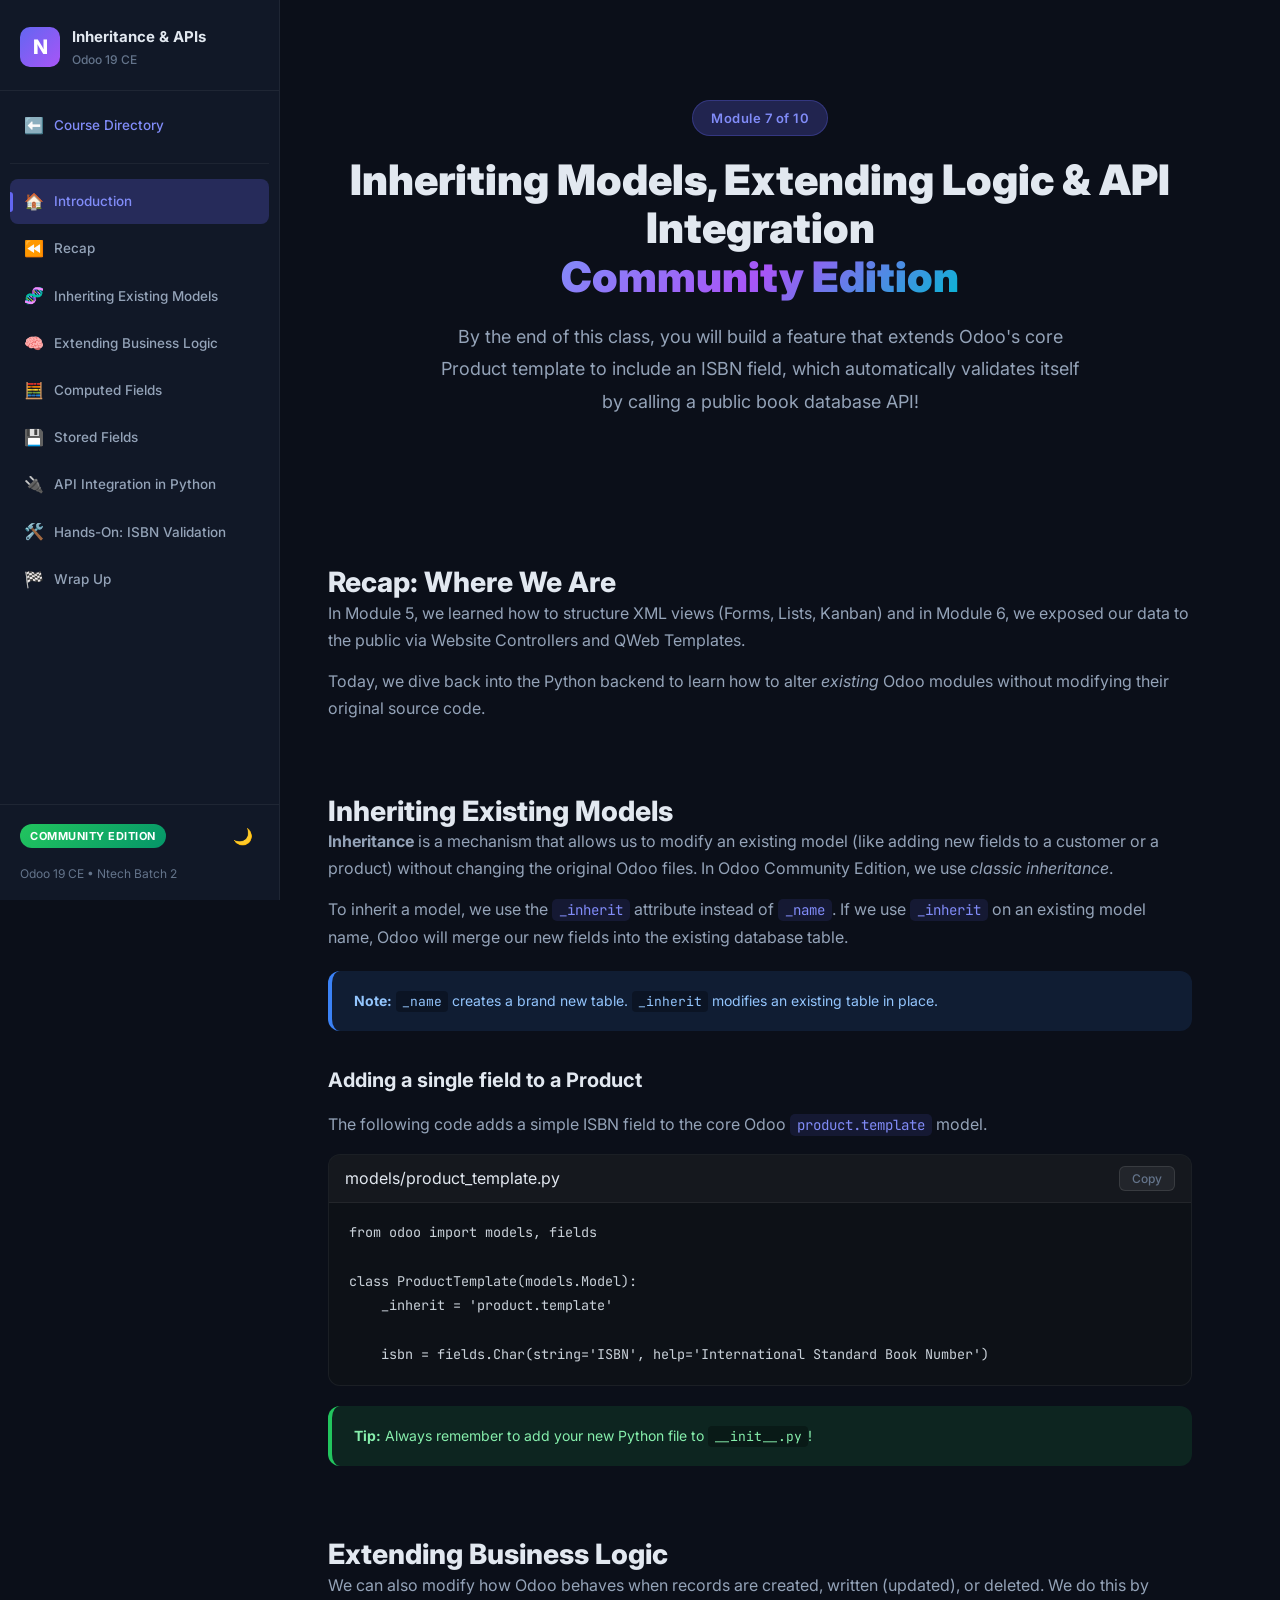
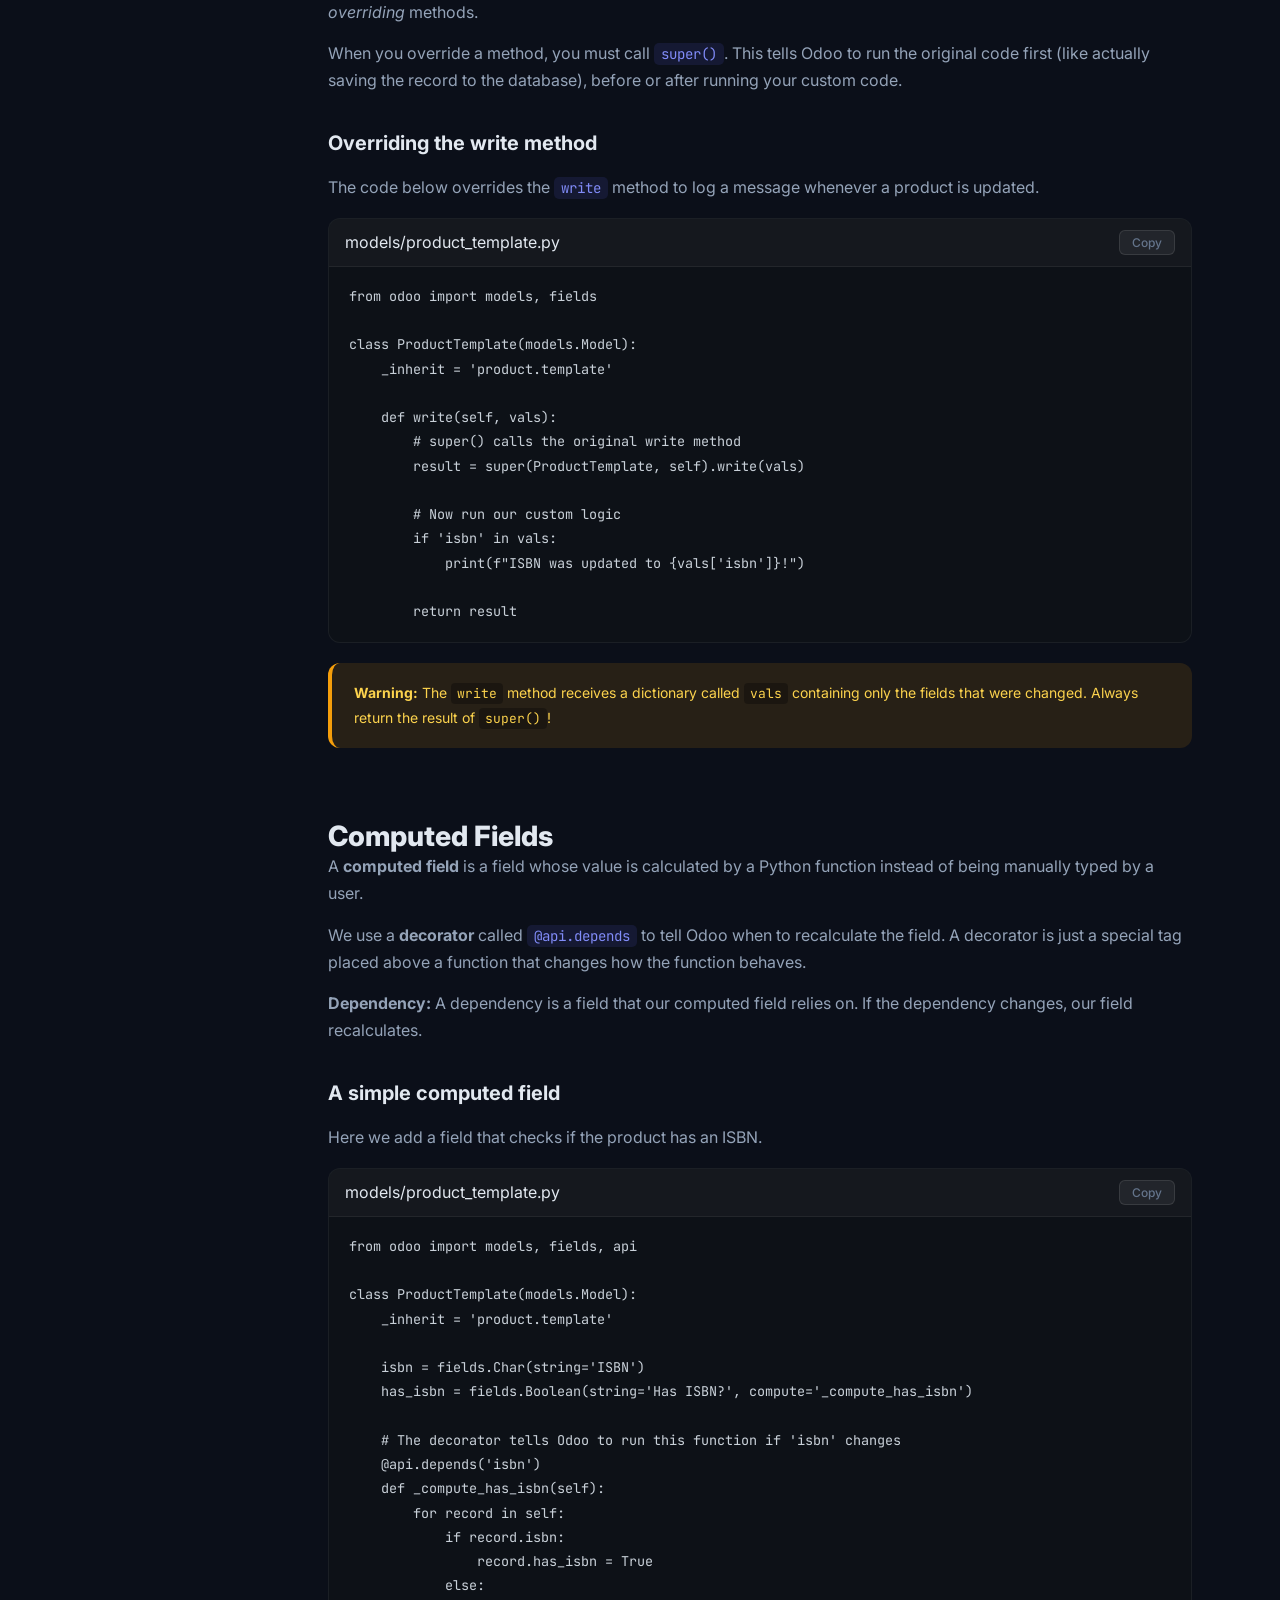
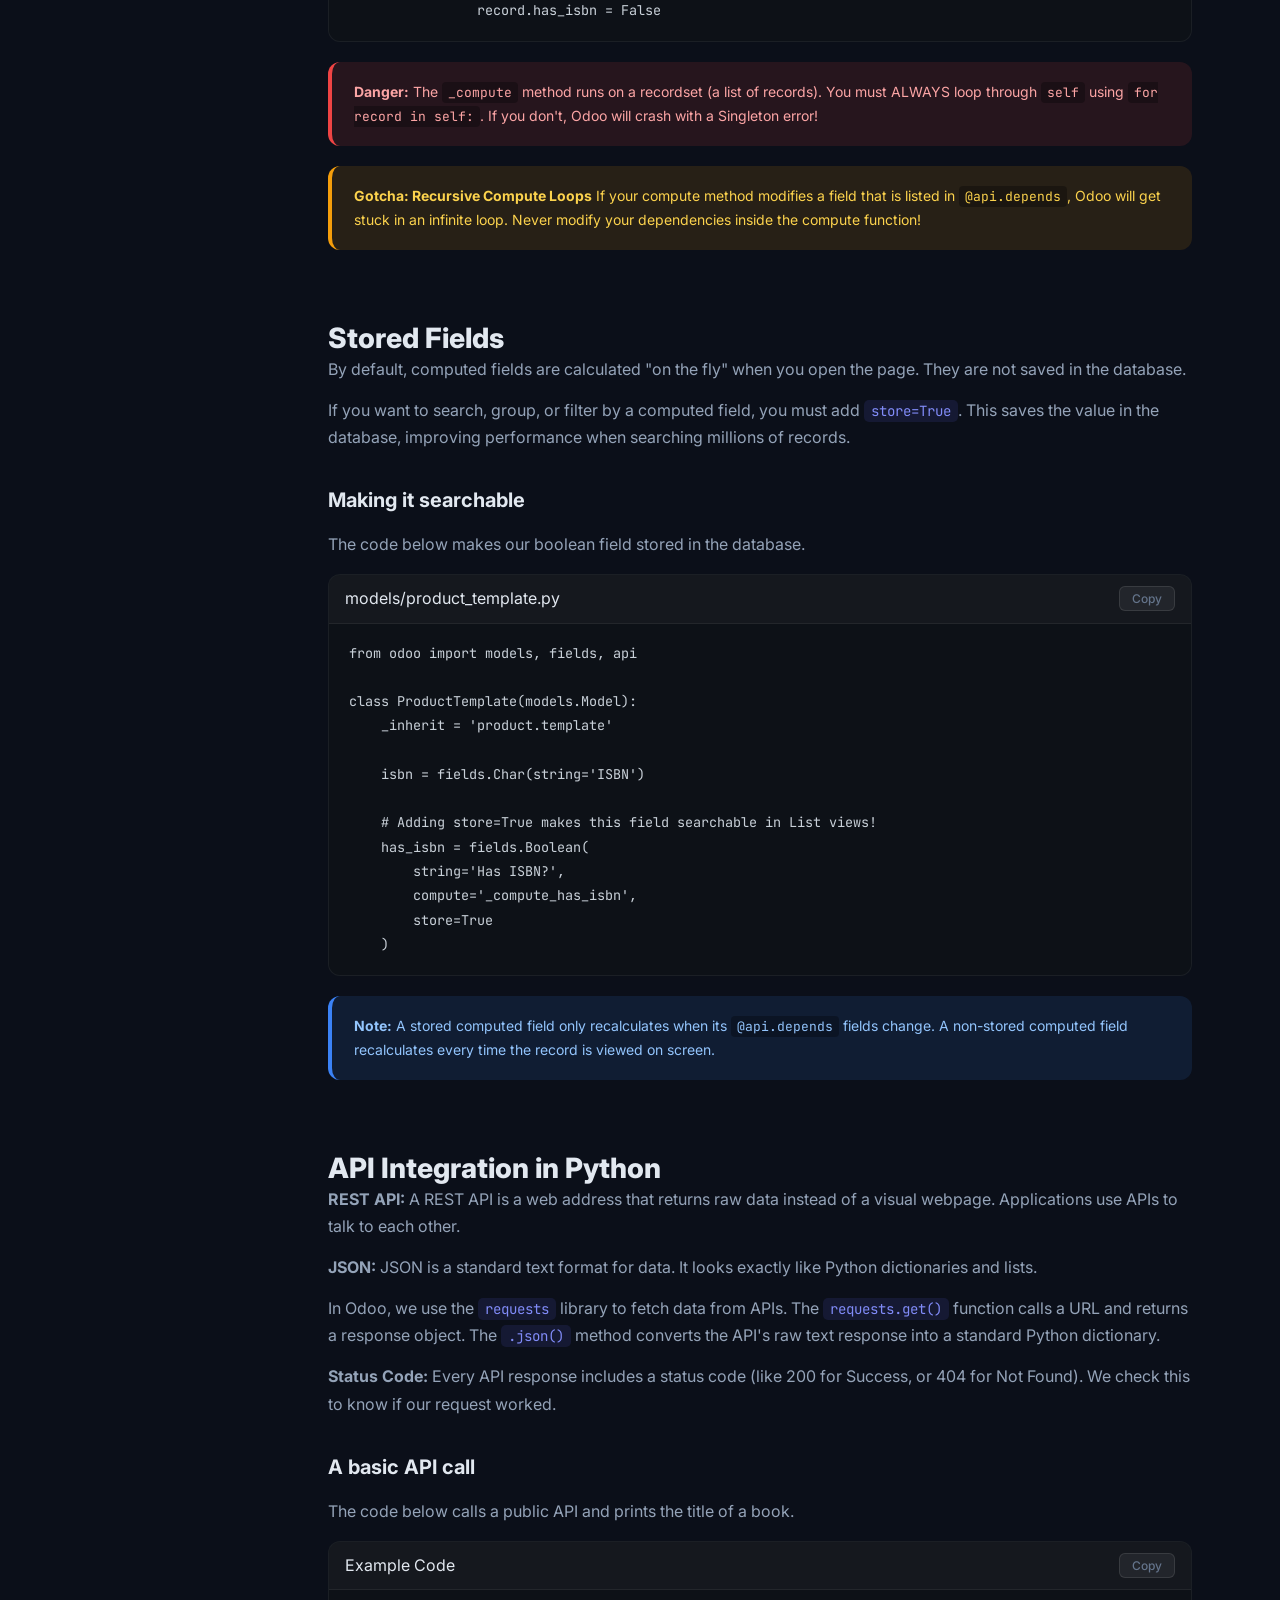
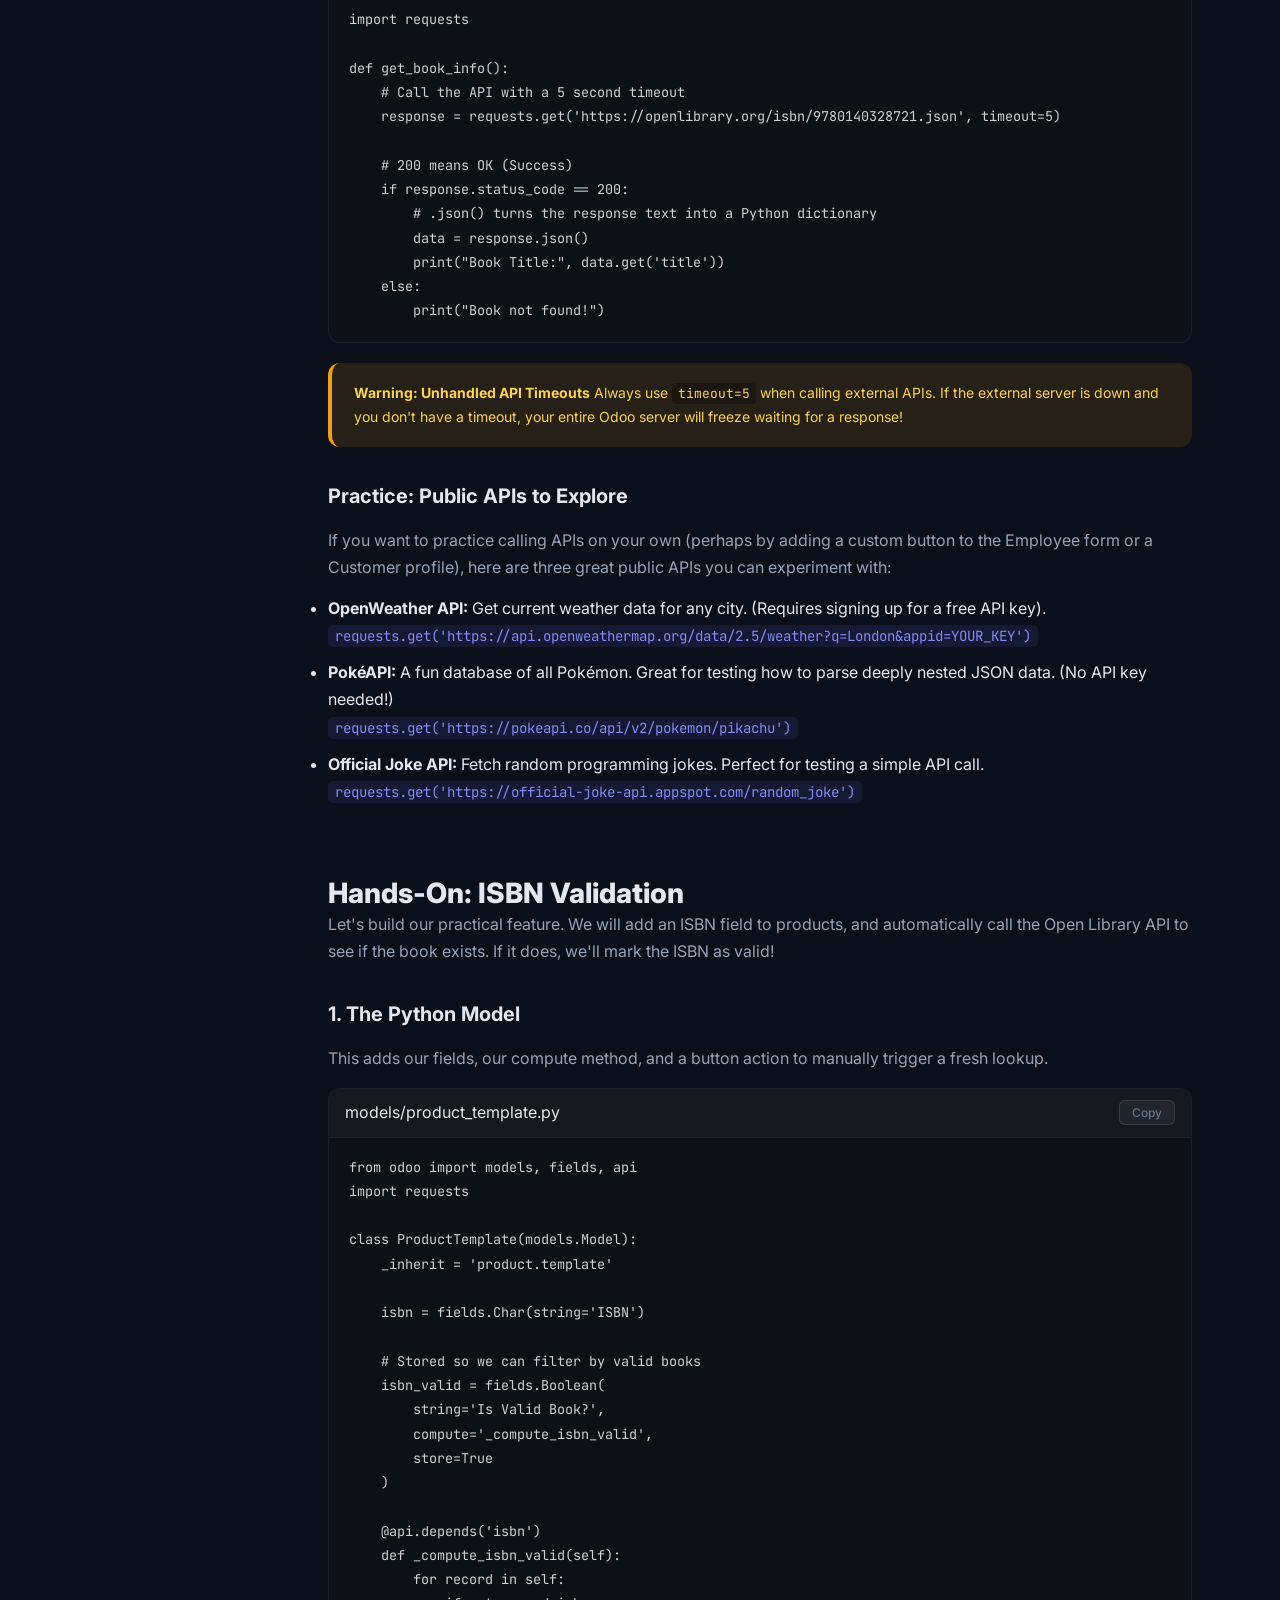
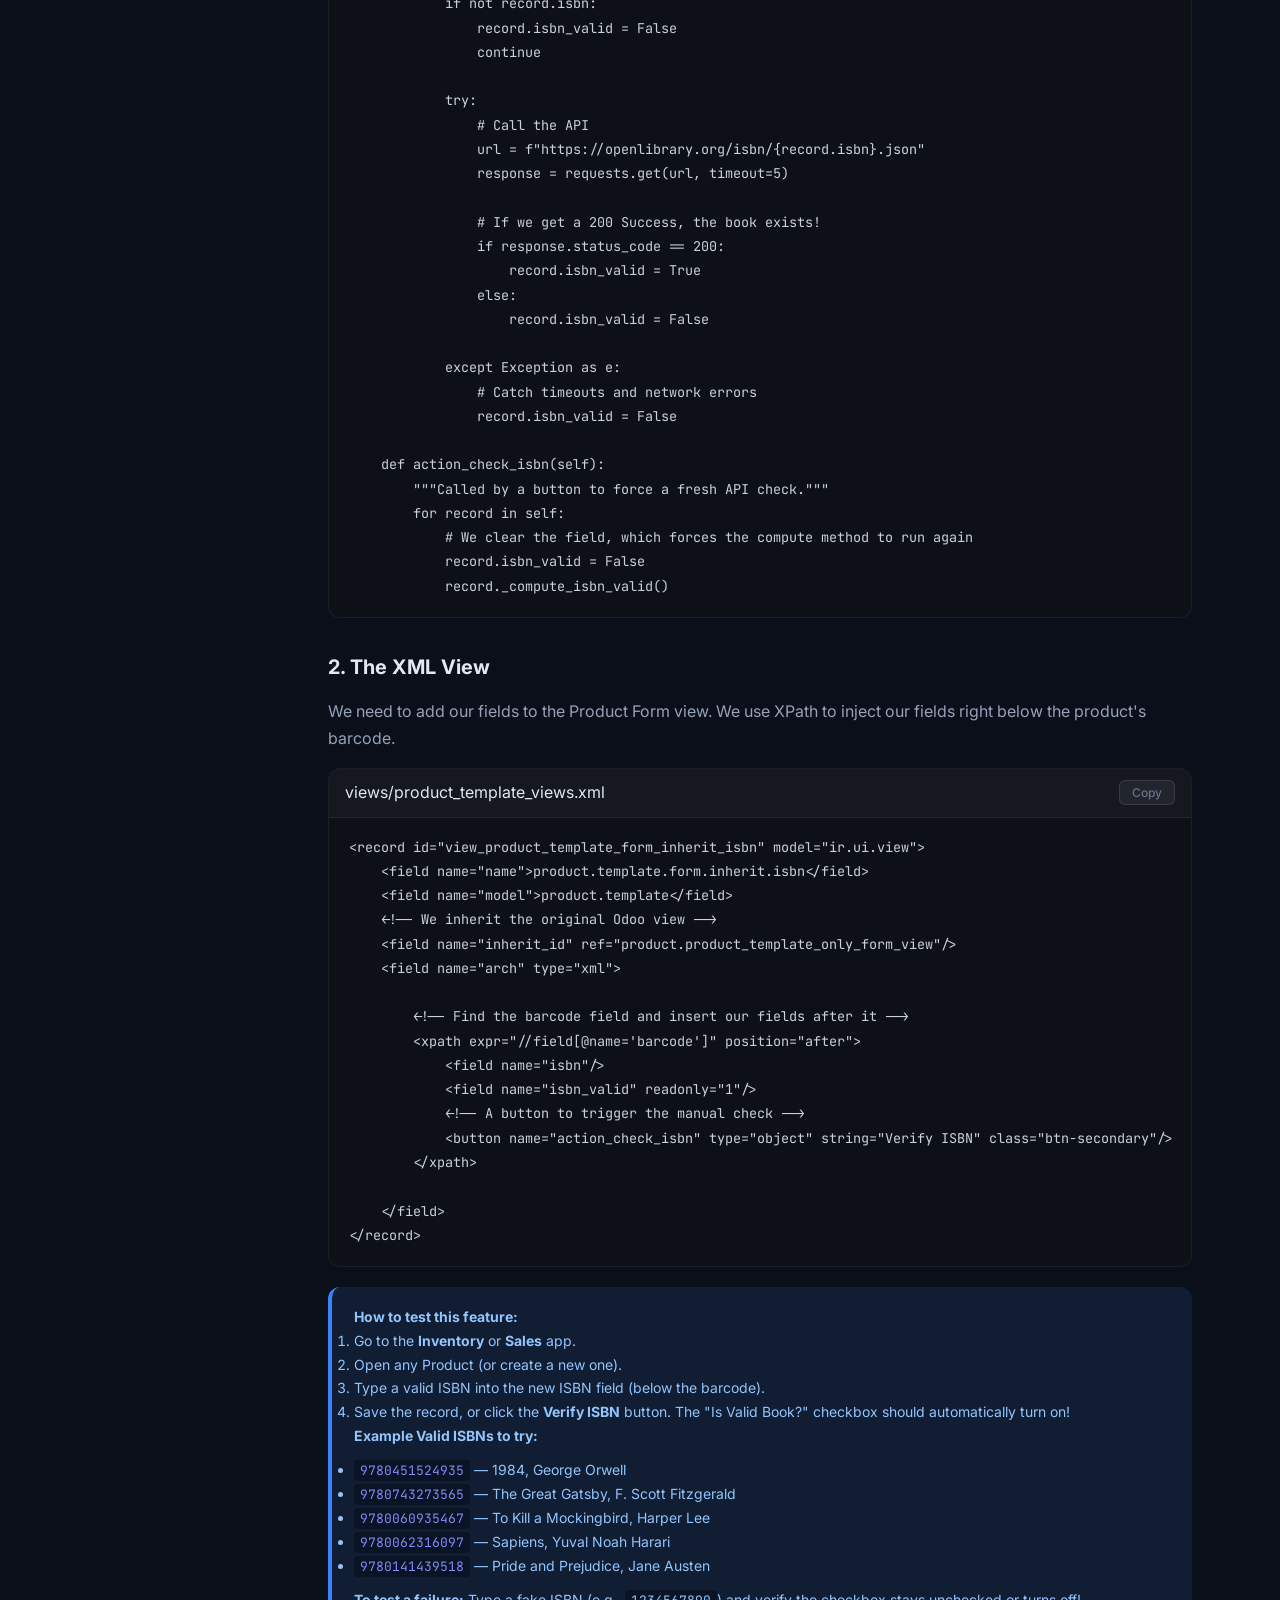
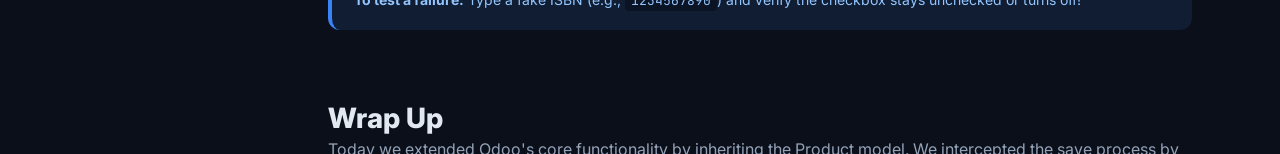
<file: module7_inheritance_api/index.html>
<!DOCTYPE html>
<html lang="en">
<head>
    <meta charset="UTF-8">
    <meta name="viewport" content="width=device-width, initial-scale=1.0">
    <title>Module 7 — Inheriting Models, Extending Logic & API Integration | Ntech Batch 2</title>
    <link rel="preconnect" href="https://fonts.googleapis.com">
    <link rel="preconnect" href="https://fonts.gstatic.com" crossorigin>
    <link href="https://fonts.googleapis.com/css2?family=Inter:wght@300;400;500;600;700;800;900&family=JetBrains+Mono:wght@400;500;600&display=swap" rel="stylesheet">
    <link rel="stylesheet" href="styles.css">
    <script>
        if (localStorage.getItem('ntech_theme') === 'light') {
            document.documentElement.classList.add('light-theme');
        }
    </script>
</head>
<body>
    <div class="progress-bar" id="progressBar"></div>

    <nav class="sidebar" id="sidebar">
        <div class="sidebar-header">
            <div class="logo-mark">N</div>
            <div>
                <div class="sidebar-title">Inheritance & APIs</div>
                <div class="sidebar-subtitle">Odoo 19 CE</div>
            </div>
        </div>
        <ul class="nav-list" id="navList">
            <li style="margin-bottom: 15px; border-bottom: 1px solid rgba(255,255,255,0.05); padding-bottom: 15px;"><a href="../index.html" class="nav-link" style="color: var(--accent-light);">
                <span class="nav-icon">⬅️</span> Course Directory
            </a></li>
            
            <li><a href="#intro" class="nav-link active" data-section="intro">
                <span class="nav-icon">🏠</span> Introduction
            </a></li>
            <li><a href="#recap" class="nav-link" data-section="recap">
                <span class="nav-icon">⏪</span> Recap
            </a></li>
            <li><a href="#section-inheritance" class="nav-link" data-section="section-inheritance">
                <span class="nav-icon">🧬</span> Inheriting Existing Models
            </a></li>
            <li><a href="#section-business-logic" class="nav-link" data-section="section-business-logic">
                <span class="nav-icon">🧠</span> Extending Business Logic
            </a></li>
            <li><a href="#section-compute" class="nav-link" data-section="section-compute">
                <span class="nav-icon">🧮</span> Computed Fields
            </a></li>
            <li><a href="#section-store" class="nav-link" data-section="section-store">
                <span class="nav-icon">💾</span> Stored Fields
            </a></li>
            <li><a href="#section-api" class="nav-link" data-section="section-api">
                <span class="nav-icon">🔌</span> API Integration in Python
            </a></li>
            <li><a href="#section-hands-on" class="nav-link" data-section="section-hands-on">
                <span class="nav-icon">🛠️</span> Hands-On: ISBN Validation
            </a></li>
            <li><a href="#wrap-up" class="nav-link" data-section="wrap-up">
                <span class="nav-icon">🏁</span> Wrap Up
            </a></li>
        </ul>
        <div class="sidebar-footer">
            <div style="display: flex; justify-content: space-between; align-items: center; margin-bottom: 6px;">
                <div class="edition-badge">Community Edition</div>
                <button id="themeToggle" class="theme-toggle" aria-label="Toggle theme" title="Toggle Light/Dark Mode">
                    <span class="icon-light" style="display:none;">☀️</span>
                    <span class="icon-dark">🌙</span>
                </button>
            </div>
            <span>Odoo 19 CE &bull; Ntech Batch 2</span>
        </div>
    </nav>

    <div class="mobile-topbar" id="mobileTopbar">
        <button class="hamburger" id="hamburger" aria-label="Toggle menu">
            <span></span><span></span><span></span>
        </button>
        <span class="mobile-title">Module 7 — Inheritance & APIs</span>
    </div>

    <main class="content" id="content">
        <!-- ======== HERO ======== -->
        <section id="intro" class="section hero-section">
            <div class="hero-badge">Module 7 of 10</div>
            <h1>Inheriting Models, Extending Logic & API Integration<br><span class="gradient-text">Community Edition</span></h1>
            <p class="hero-lead">By the end of this class, you will build a feature that extends Odoo's core Product template to include an ISBN field, which automatically validates itself by calling a public book database API!</p>
        </section>

        <!-- ======== RECAP ======== -->
        <section id="recap" class="section">
            <h2>Recap: Where We Are</h2>
            <p>In Module 5, we learned how to structure XML views (Forms, Lists, Kanban) and in Module 6, we exposed our data to the public via Website Controllers and QWeb Templates.</p>
            <p>Today, we dive back into the Python backend to learn how to alter <em>existing</em> Odoo modules without modifying their original source code.</p>
        </section>

        <!-- ======== INHERITANCE ======== -->
        <section id="section-inheritance" class="section">
            <h2>Inheriting Existing Models</h2>
            <p><strong>Inheritance</strong> is a mechanism that allows us to modify an existing model (like adding new fields to a customer or a product) without changing the original Odoo files. In Odoo Community Edition, we use <em>classic inheritance</em>.</p>
            
            <p>To inherit a model, we use the <code>_inherit</code> attribute instead of <code>_name</code>. If we use <code>_inherit</code> on an existing model name, Odoo will merge our new fields into the existing database table.</p>

            <div class="callout callout-info">
                <strong>Note:</strong> <code>_name</code> creates a brand new table. <code>_inherit</code> modifies an existing table in place.
            </div>

            <h3>Adding a single field to a Product</h3>
            <p>The following code adds a simple ISBN field to the core Odoo <code>product.template</code> model.</p>
            
            <div class="code-block">
                <div class="code-header">
                    <span class="file-name">models/product_template.py</span>
                    <button class="copy-btn">Copy</button>
                </div>
                <pre><code class="language-python">from odoo import models, fields

class ProductTemplate(models.Model):
    _inherit = 'product.template'

    isbn = fields.Char(string='ISBN', help='International Standard Book Number')</code></pre>
            </div>
            
            <div class="callout callout-tip">
                <strong>Tip:</strong> Always remember to add your new Python file to <code>__init__.py</code>!
            </div>
        </section>

        <!-- ======== BUSINESS LOGIC ======== -->
        <section id="section-business-logic" class="section">
            <h2>Extending Business Logic</h2>
            <p>We can also modify how Odoo behaves when records are created, written (updated), or deleted. We do this by <em>overriding</em> methods.</p>
            
            <p>When you override a method, you must call <code>super()</code>. This tells Odoo to run the original code first (like actually saving the record to the database), before or after running your custom code.</p>

            <h3>Overriding the write method</h3>
            <p>The code below overrides the <code>write</code> method to log a message whenever a product is updated.</p>

            <div class="code-block">
                <div class="code-header">
                    <span class="file-name">models/product_template.py</span>
                    <button class="copy-btn">Copy</button>
                </div>
                <pre><code class="language-python">from odoo import models, fields

class ProductTemplate(models.Model):
    _inherit = 'product.template'

    def write(self, vals):
        # super() calls the original write method
        result = super(ProductTemplate, self).write(vals)
        
        # Now run our custom logic
        if 'isbn' in vals:
            print(f"ISBN was updated to {vals['isbn']}!")
            
        return result</code></pre>
            </div>

            <div class="callout callout-warning">
                <strong>Warning:</strong> The <code>write</code> method receives a dictionary called <code>vals</code> containing only the fields that were changed. Always return the result of <code>super()</code>!
            </div>
        </section>

        <!-- ======== COMPUTED FIELDS ======== -->
        <section id="section-compute" class="section">
            <h2>Computed Fields</h2>
            <p>A <strong>computed field</strong> is a field whose value is calculated by a Python function instead of being manually typed by a user.</p>

            <p>We use a <strong>decorator</strong> called <code>@api.depends</code> to tell Odoo when to recalculate the field. A decorator is just a special tag placed above a function that changes how the function behaves.</p>

            <p><strong>Dependency:</strong> A dependency is a field that our computed field relies on. If the dependency changes, our field recalculates.</p>

            <h3>A simple computed field</h3>
            <p>Here we add a field that checks if the product has an ISBN.</p>

            <div class="code-block">
                <div class="code-header">
                    <span class="file-name">models/product_template.py</span>
                    <button class="copy-btn">Copy</button>
                </div>
                <pre><code class="language-python">from odoo import models, fields, api

class ProductTemplate(models.Model):
    _inherit = 'product.template'

    isbn = fields.Char(string='ISBN')
    has_isbn = fields.Boolean(string='Has ISBN?', compute='_compute_has_isbn')

    # The decorator tells Odoo to run this function if 'isbn' changes
    @api.depends('isbn')
    def _compute_has_isbn(self):
        for record in self:
            if record.isbn:
                record.has_isbn = True
            else:
                record.has_isbn = False</code></pre>
            </div>

            <div class="callout callout-danger">
                <strong>Danger:</strong> The <code>_compute</code> method runs on a recordset (a list of records). You must ALWAYS loop through <code>self</code> using <code>for record in self:</code>. If you don't, Odoo will crash with a Singleton error!
            </div>
            
            <div class="callout callout-warning">
                <strong>Gotcha: Recursive Compute Loops</strong> If your compute method modifies a field that is listed in <code>@api.depends</code>, Odoo will get stuck in an infinite loop. Never modify your dependencies inside the compute function!
            </div>
        </section>

        <!-- ======== STORED FIELDS ======== -->
        <section id="section-store" class="section">
            <h2>Stored Fields</h2>
            <p>By default, computed fields are calculated "on the fly" when you open the page. They are not saved in the database.</p>
            
            <p>If you want to search, group, or filter by a computed field, you must add <code>store=True</code>. This saves the value in the database, improving performance when searching millions of records.</p>

            <h3>Making it searchable</h3>
            <p>The code below makes our boolean field stored in the database.</p>

            <div class="code-block">
                <div class="code-header">
                    <span class="file-name">models/product_template.py</span>
                    <button class="copy-btn">Copy</button>
                </div>
                <pre><code class="language-python">from odoo import models, fields, api

class ProductTemplate(models.Model):
    _inherit = 'product.template'

    isbn = fields.Char(string='ISBN')
    
    # Adding store=True makes this field searchable in List views!
    has_isbn = fields.Boolean(
        string='Has ISBN?', 
        compute='_compute_has_isbn', 
        store=True
    )</code></pre>
            </div>

            <div class="callout callout-info">
                <strong>Note:</strong> A stored computed field only recalculates when its <code>@api.depends</code> fields change. A non-stored computed field recalculates every time the record is viewed on screen.
            </div>
        </section>

        <!-- ======== API INTEGRATION ======== -->
        <section id="section-api" class="section">
            <h2>API Integration in Python</h2>
            <p><strong>REST API:</strong> A REST API is a web address that returns raw data instead of a visual webpage. Applications use APIs to talk to each other.</p>
            
            <p><strong>JSON:</strong> JSON is a standard text format for data. It looks exactly like Python dictionaries and lists.</p>

            <p>In Odoo, we use the <code>requests</code> library to fetch data from APIs. The <code>requests.get()</code> function calls a URL and returns a response object. The <code>.json()</code> method converts the API's raw text response into a standard Python dictionary.</p>

            <p><strong>Status Code:</strong> Every API response includes a status code (like 200 for Success, or 404 for Not Found). We check this to know if our request worked.</p>

            <h3>A basic API call</h3>
            <p>The code below calls a public API and prints the title of a book.</p>

            <div class="code-block">
                <div class="code-header">
                    <span class="file-name">Example Code</span>
                    <button class="copy-btn">Copy</button>
                </div>
                <pre><code class="language-python">import requests

def get_book_info():
    # Call the API with a 5 second timeout
    response = requests.get('https://openlibrary.org/isbn/9780140328721.json', timeout=5)
    
    # 200 means OK (Success)
    if response.status_code == 200:
        # .json() turns the response text into a Python dictionary
        data = response.json()
        print("Book Title:", data.get('title'))
    else:
        print("Book not found!")</code></pre>
            </div>

            <div class="callout callout-warning">
                <strong>Warning: Unhandled API Timeouts</strong> Always use <code>timeout=5</code> when calling external APIs. If the external server is down and you don't have a timeout, your entire Odoo server will freeze waiting for a response!
            </div>

            <h3>Practice: Public APIs to Explore</h3>
            <p>If you want to practice calling APIs on your own (perhaps by adding a custom button to the Employee form or a Customer profile), here are three great public APIs you can experiment with:</p>
            <ul>
                <li style="margin-bottom: 10px;">
                    <strong>OpenWeather API:</strong> Get current weather data for any city. (Requires signing up for a free API key).<br>
                    <code>requests.get('https://api.openweathermap.org/data/2.5/weather?q=London&amp;appid=YOUR_KEY')</code>
                </li>
                <li style="margin-bottom: 10px;">
                    <strong>PokéAPI:</strong> A fun database of all Pokémon. Great for testing how to parse deeply nested JSON data. (No API key needed!)<br>
                    <code>requests.get('https://pokeapi.co/api/v2/pokemon/pikachu')</code>
                </li>
                <li>
                    <strong>Official Joke API:</strong> Fetch random programming jokes. Perfect for testing a simple API call.<br>
                    <code>requests.get('https://official-joke-api.appspot.com/random_joke')</code>
                </li>
            </ul>
        </section>

        <!-- ======== HANDS ON ======== -->
        <section id="section-hands-on" class="section">
            <h2>Hands-On: ISBN Validation</h2>
            <p>Let's build our practical feature. We will add an ISBN field to products, and automatically call the Open Library API to see if the book exists. If it does, we'll mark the ISBN as valid!</p>

            <h3>1. The Python Model</h3>
            <p>This adds our fields, our compute method, and a button action to manually trigger a fresh lookup.</p>

            <div class="code-block">
                <div class="code-header">
                    <span class="file-name">models/product_template.py</span>
                    <button class="copy-btn">Copy</button>
                </div>
                <pre><code class="language-python">from odoo import models, fields, api
import requests

class ProductTemplate(models.Model):
    _inherit = 'product.template'

    isbn = fields.Char(string='ISBN')
    
    # Stored so we can filter by valid books
    isbn_valid = fields.Boolean(
        string='Is Valid Book?', 
        compute='_compute_isbn_valid', 
        store=True
    )

    @api.depends('isbn')
    def _compute_isbn_valid(self):
        for record in self:
            if not record.isbn:
                record.isbn_valid = False
                continue
                
            try:
                # Call the API
                url = f"https://openlibrary.org/isbn/{record.isbn}.json"
                response = requests.get(url, timeout=5)
                
                # If we get a 200 Success, the book exists!
                if response.status_code == 200:
                    record.isbn_valid = True
                else:
                    record.isbn_valid = False
                    
            except Exception as e:
                # Catch timeouts and network errors
                record.isbn_valid = False

    def action_check_isbn(self):
        """Called by a button to force a fresh API check."""
        for record in self:
            # We clear the field, which forces the compute method to run again
            record.isbn_valid = False
            record._compute_isbn_valid()</code></pre>
            </div>

            <h3>2. The XML View</h3>
            <p>We need to add our fields to the Product Form view. We use XPath to inject our fields right below the product's barcode.</p>

            <div class="code-block">
                <div class="code-header">
                    <span class="file-name">views/product_template_views.xml</span>
                    <button class="copy-btn">Copy</button>
                </div>
                <pre><code class="language-xml">&lt;record id="view_product_template_form_inherit_isbn" model="ir.ui.view"&gt;
    &lt;field name="name"&gt;product.template.form.inherit.isbn&lt;/field&gt;
    &lt;field name="model"&gt;product.template&lt;/field&gt;
    &lt;!-- We inherit the original Odoo view --&gt;
    &lt;field name="inherit_id" ref="product.product_template_only_form_view"/&gt;
    &lt;field name="arch" type="xml"&gt;
        
        &lt;!-- Find the barcode field and insert our fields after it --&gt;
        &lt;xpath expr="//field[@name='barcode']" position="after"&gt;
            &lt;field name="isbn"/&gt;
            &lt;field name="isbn_valid" readonly="1"/&gt;
            &lt;!-- A button to trigger the manual check --&gt;
            &lt;button name="action_check_isbn" type="object" string="Verify ISBN" class="btn-secondary"/&gt;
        &lt;/xpath&gt;
        
    &lt;/field&gt;
&lt;/record&gt;</code></pre>
            </div>

            <div class="callout callout-info">
                <strong>How to test this feature:</strong>
                <ol>
                    <li>Go to the <strong>Inventory</strong> or <strong>Sales</strong> app.</li>
                    <li>Open any Product (or create a new one).</li>
                    <li>Type a valid ISBN into the new ISBN field (below the barcode).</li>
                    <li>Save the record, or click the <strong>Verify ISBN</strong> button. The "Is Valid Book?" checkbox should automatically turn on!</li>
                </ol>
                <strong>Example Valid ISBNs to try:</strong>
                <ul style="margin-top: 10px; margin-bottom: 10px;">
                    <li><code>9780451524935</code> — 1984, George Orwell</li>
                    <li><code>9780743273565</code> — The Great Gatsby, F. Scott Fitzgerald</li>
                    <li><code>9780060935467</code> — To Kill a Mockingbird, Harper Lee</li>
                    <li><code>9780062316097</code> — Sapiens, Yuval Noah Harari</li>
                    <li><code>9780141439518</code> — Pride and Prejudice, Jane Austen</li>
                </ul>
                <strong>To test a failure:</strong> Type a fake ISBN (e.g., <code>1234567890</code>) and verify the checkbox stays unchecked or turns off!
            </div>
        </section>

        <!-- ======== WRAP UP ======== -->
        <section id="wrap-up" class="section">
            <h2>Wrap Up</h2>
            <p>Today we extended Odoo's core functionality by inheriting the Product model. We intercepted the save process by overriding <code>write</code>, built automated logic using computed and stored fields, and connected our database to the outside world using the Python <code>requests</code> library and JSON APIs.</p>
            <p>In our next module, we will explore Security & Access Control to define exactly who is allowed to edit these new fields!</p>
        </section>

    </main>

    <script src="script.js"></script>
</body>
</html>
</file>
<file: module5_lecture/styles.css>
/* ============================================================
   Module 5 Lecture — Styles
   Odoo 19 CE  |  Ntech Batch 2
   ============================================================ */

/* ---------- RESET & BASE ---------- */
*, *::before, *::after {
    margin: 0;
    padding: 0;
    box-sizing: border-box;
}

:root {
    /* Core palette */
    --bg-deep:        #0b0f19;
    --bg-surface:     #111827;
    --bg-card:        #1a2236;
    --bg-card-hover:  #222d45;
    --bg-code:        #0d1117;

    --text-primary:   #e2e8f0;
    --text-secondary: #94a3b8;
    --text-muted:     #64748b;

    --accent:         #6366f1;
    --accent-light:   #818cf8;
    --accent-glow:    rgba(99, 102, 241, 0.25);

    --green:          #22c55e;
    --green-bg:       rgba(34, 197, 94, 0.12);
    --blue:           #3b82f6;
    --blue-bg:        rgba(59, 130, 246, 0.12);
    --amber:          #f59e0b;
    --amber-bg:       rgba(245, 158, 11, 0.12);
    --red:            #ef4444;
    --red-bg:         rgba(239, 68, 68, 0.12);
    --purple:         #a855f7;
    --purple-bg:      rgba(168, 85, 247, 0.12);
    --cyan:           #06b6d4;
    --cyan-bg:        rgba(6, 182, 212, 0.12);

    --border:         rgba(255, 255, 255, 0.06);
    --border-light:   rgba(255, 255, 255, 0.10);

    --sidebar-w:      280px;
    --topbar-h:       56px;
    --radius:         12px;
    --radius-sm:      8px;

    --font-sans:      'Inter', -apple-system, BlinkMacSystemFont, 'Segoe UI', sans-serif;
    --font-mono:      'JetBrains Mono', 'Fira Code', 'Cascadia Code', monospace;

    --shadow-sm:      0 1px 3px rgba(0,0,0,.3);
    --shadow-md:      0 4px 16px rgba(0,0,0,.4);
    --shadow-lg:      0 8px 32px rgba(0,0,0,.5);
    --shadow-glow:    0 0 40px var(--accent-glow);
}

html {
    scroll-behavior: smooth;
    scroll-padding-top: calc(var(--topbar-h) + 24px);
}

body {
    font-family: var(--font-sans);
    background: var(--bg-deep);
    color: var(--text-primary);
    line-height: 1.7;
    font-size: 16px;
    overflow-x: hidden;
}

/* Global selection */
::selection {
    background: var(--accent);
    color: #fff;
}

/* ---------- SCROLLBAR ---------- */
::-webkit-scrollbar { width: 8px; }
::-webkit-scrollbar-track { background: var(--bg-deep); }
::-webkit-scrollbar-thumb {
    background: var(--text-muted);
    border-radius: 4px;
}
::-webkit-scrollbar-thumb:hover { background: var(--text-secondary); }

/* ---------- PROGRESS BAR ---------- */
.progress-bar {
    position: fixed;
    top: 0;
    left: 0;
    height: 3px;
    background: linear-gradient(90deg, var(--accent), var(--purple), var(--cyan));
    z-index: 9999;
    transition: width 0.15s ease;
    width: 0%;
    border-radius: 0 2px 2px 0;
}

/* ---------- SIDEBAR ---------- */
.sidebar {
    position: fixed;
    left: 0;
    top: 0;
    width: var(--sidebar-w);
    height: 100vh;
    background: var(--bg-surface);
    border-right: 1px solid var(--border);
    display: flex;
    flex-direction: column;
    z-index: 100;
    transition: transform 0.35s cubic-bezier(.4,0,.2,1);
}

.sidebar-header {
    display: flex;
    align-items: center;
    gap: 12px;
    padding: 24px 20px 20px;
    border-bottom: 1px solid var(--border);
}

.logo-mark {
    width: 40px;
    height: 40px;
    background: linear-gradient(135deg, var(--accent), var(--purple));
    border-radius: 10px;
    display: flex;
    align-items: center;
    justify-content: center;
    font-weight: 800;
    font-size: 20px;
    color: #fff;
    flex-shrink: 0;
}

.sidebar-title {
    font-weight: 700;
    font-size: 15px;
    color: var(--text-primary);
}

.sidebar-subtitle {
    font-size: 12px;
    color: var(--text-muted);
    font-weight: 500;
}

.nav-list {
    list-style: none;
    flex: 1;
    overflow-y: auto;
    padding: 12px 10px;
}

.nav-list li {
    margin-bottom: 2px;
}

.nav-list li.nav-sub {
    padding-left: 20px;
}

.nav-link {
    display: flex;
    align-items: center;
    gap: 10px;
    padding: 9px 14px;
    border-radius: var(--radius-sm);
    color: var(--text-secondary);
    text-decoration: none;
    font-size: 13.5px;
    font-weight: 500;
    transition: all 0.2s ease;
    position: relative;
}

.nav-link:hover {
    color: var(--text-primary);
    background: rgba(255,255,255,0.04);
}

.nav-link.active {
    color: var(--accent-light);
    background: var(--accent-glow);
}

.nav-link.active::before {
    content: '';
    position: absolute;
    left: 0;
    top: 50%;
    transform: translateY(-50%);
    width: 3px;
    height: 20px;
    background: var(--accent);
    border-radius: 0 3px 3px 0;
}

.nav-icon {
    font-size: 16px;
    width: 20px;
    text-align: center;
}

.sidebar-footer {
    padding: 16px 20px;
    border-top: 1px solid var(--border);
    font-size: 12px;
    color: var(--text-muted);
    display: flex;
    flex-direction: column;
    gap: 6px;
}

.edition-badge {
    display: inline-block;
    background: linear-gradient(135deg, var(--green), #059669);
    color: #fff;
    padding: 3px 10px;
    border-radius: 20px;
    font-size: 11px;
    font-weight: 700;
    letter-spacing: 0.5px;
    text-transform: uppercase;
    width: fit-content;
}

/* ---------- MOBILE TOPBAR ---------- */
.mobile-topbar {
    display: none;
    position: fixed;
    top: 0;
    left: 0;
    right: 0;
    height: var(--topbar-h);
    background: rgba(11, 15, 25, 0.9);
    backdrop-filter: blur(16px);
    -webkit-backdrop-filter: blur(16px);
    border-bottom: 1px solid var(--border);
    z-index: 90;
    align-items: center;
    padding: 0 16px;
    gap: 12px;
}

.hamburger {
    width: 36px;
    height: 36px;
    background: none;
    border: 1px solid var(--border-light);
    border-radius: var(--radius-sm);
    cursor: pointer;
    display: flex;
    flex-direction: column;
    justify-content: center;
    align-items: center;
    gap: 5px;
    padding: 8px;
    transition: background 0.2s;
}

.hamburger:hover { background: rgba(255,255,255,0.06); }

.hamburger span {
    display: block;
    width: 18px;
    height: 2px;
    background: var(--text-secondary);
    border-radius: 2px;
    transition: all 0.3s;
}

.hamburger.open span:nth-child(1) {
    transform: rotate(45deg) translate(5px, 5px);
}
.hamburger.open span:nth-child(2) { opacity: 0; }
.hamburger.open span:nth-child(3) {
    transform: rotate(-45deg) translate(5px, -5px);
}

.mobile-title {
    font-weight: 600;
    font-size: 14px;
    color: var(--text-primary);
}

/* ---------- MAIN CONTENT ---------- */
.content {
    margin-left: var(--sidebar-w);
    min-height: 100vh;
    padding: 40px 48px;
    max-width: 960px;
}

/* ---------- SECTIONS ---------- */
.section {
    margin-bottom: 72px;
    animation: fadeInUp 0.5s ease both;
}

@keyframes fadeInUp {
    from { opacity: 0; transform: translateY(20px); }
    to   { opacity: 1; transform: translateY(0); }
}

.section-header {
    display: flex;
    align-items: center;
    gap: 16px;
    margin-bottom: 28px;
}

.topic-number {
    display: flex;
    align-items: center;
    justify-content: center;
    width: 48px;
    height: 48px;
    background: linear-gradient(135deg, var(--accent), var(--purple));
    border-radius: 14px;
    font-weight: 800;
    font-size: 18px;
    color: #fff;
    flex-shrink: 0;
}

h2 {
    font-size: 28px;
    font-weight: 800;
    line-height: 1.2;
    color: var(--text-primary);
}

h3 {
    font-size: 20px;
    font-weight: 700;
    margin: 32px 0 14px;
    color: var(--text-primary);
}

h4 {
    font-size: 16px;
    font-weight: 600;
    margin: 20px 0 10px;
    color: var(--text-primary);
}

p {
    margin-bottom: 14px;
    color: var(--text-secondary);
}

/* ---------- HERO SECTION ---------- */
.hero-section {
    text-align: center;
    padding: 60px 0 40px;
}

.hero-badge {
    display: inline-block;
    background: var(--accent-glow);
    border: 1px solid rgba(99,102,241,0.3);
    color: var(--accent-light);
    padding: 6px 18px;
    border-radius: 24px;
    font-size: 13px;
    font-weight: 600;
    letter-spacing: 0.5px;
    margin-bottom: 20px;
}

.hero-section h1 {
    font-size: 42px;
    font-weight: 900;
    line-height: 1.15;
    margin-bottom: 20px;
}

.gradient-text {
    background: linear-gradient(135deg, var(--accent-light), var(--purple), var(--cyan));
    -webkit-background-clip: text;
    background-clip: text;
    -webkit-text-fill-color: transparent;
}

.hero-lead {
    font-size: 18px;
    max-width: 640px;
    margin: 0 auto 36px;
    color: var(--text-secondary);
    line-height: 1.8;
}

.hero-cards {
    display: grid;
    grid-template-columns: repeat(auto-fit, minmax(200px, 1fr));
    gap: 16px;
    margin-bottom: 32px;
    text-align: left;
}

.info-card {
    background: var(--bg-card);
    border: 1px solid var(--border);
    border-radius: var(--radius);
    padding: 20px;
    transition: all 0.3s ease;
}

.info-card:hover {
    border-color: rgba(99,102,241,0.3);
    transform: translateY(-2px);
    box-shadow: var(--shadow-glow);
}

.info-card-icon {
    font-size: 28px;
    margin-bottom: 10px;
}

.info-card h3 {
    font-size: 16px;
    margin: 0 0 6px;
}

.info-card p {
    font-size: 13px;
    margin: 0;
    color: var(--text-muted);
}

/* ---------- CALLOUTS ---------- */
.callout {
    border-radius: var(--radius);
    padding: 18px 22px;
    margin: 20px 0;
    font-size: 14px;
    line-height: 1.7;
    border-left: 4px solid;
    text-align: left;
}

.callout p { margin: 0; color: inherit; }

.callout-info {
    background: var(--blue-bg);
    border-color: var(--blue);
    color: #93c5fd;
}

.callout-warning {
    background: var(--amber-bg);
    border-color: var(--amber);
    color: #fcd34d;
}

.callout-tip {
    background: var(--green-bg);
    border-color: var(--green);
    color: #86efac;
}

.callout-danger {
    background: var(--red-bg);
    border-color: var(--red);
    color: #fca5a5;
}

.callout code {
    background: rgba(0,0,0,.3);
    padding: 2px 6px;
    border-radius: 4px;
    font-family: var(--font-mono);
    font-size: 13px;
}

/* ---------- STYLED LIST ---------- */
.styled-list {
    list-style: none;
    margin: 14px 0;
    padding-left: 0;
}

.styled-list li {
    position: relative;
    padding: 6px 0 6px 24px;
    color: var(--text-secondary);
    font-size: 15px;
}

.styled-list li::before {
    content: '▸';
    position: absolute;
    left: 4px;
    color: var(--accent);
    font-weight: 700;
}

/* ---------- CODE BLOCKS ---------- */
.code-block {
    background: var(--bg-code);
    border: 1px solid var(--border);
    border-radius: var(--radius);
    margin: 16px 0;
    overflow: hidden;
}

.code-header {
    display: flex;
    justify-content: space-between;
    align-items: center;
    padding: 10px 16px;
    background: rgba(255,255,255,0.03);
    border-bottom: 1px solid var(--border);
}

.code-lang {
    font-size: 12px;
    font-weight: 600;
    color: var(--text-muted);
    text-transform: uppercase;
    letter-spacing: 0.5px;
}

.copy-btn {
    padding: 4px 12px;
    background: rgba(255,255,255,0.06);
    border: 1px solid var(--border-light);
    border-radius: 6px;
    color: var(--text-muted);
    font-size: 12px;
    font-weight: 500;
    cursor: pointer;
    transition: all 0.2s;
    font-family: var(--font-sans);
}

.copy-btn:hover {
    background: rgba(255,255,255,0.1);
    color: var(--text-primary);
}

.copy-btn.copied {
    background: var(--green-bg);
    border-color: var(--green);
    color: var(--green);
}

pre {
    padding: 18px 20px;
    overflow-x: auto;
    font-size: 13.5px;
    line-height: 1.65;
}

code {
    font-family: var(--font-mono);
    font-size: 13.5px;
}

/* Inline code */
p code, li code, td code, span code, h3 code, h4 code {
    background: rgba(99,102,241,0.12);
    color: var(--accent-light);
    padding: 2px 7px;
    border-radius: 5px;
    font-size: 0.88em;
}

pre code {
    background: none;
    padding: 0;
    color: #c9d1d9;
}

/* ---------- TABLES ---------- */
.ref-table {
    width: 100%;
    border-collapse: collapse;
    margin: 16px 0;
    font-size: 14px;
}

.ref-table thead {
    background: rgba(99,102,241,0.1);
}

.ref-table th {
    padding: 12px 16px;
    text-align: left;
    font-weight: 600;
    color: var(--accent-light);
    border-bottom: 2px solid var(--border-light);
    font-size: 13px;
    text-transform: uppercase;
    letter-spacing: 0.5px;
}

.ref-table td {
    padding: 10px 16px;
    border-bottom: 1px solid var(--border);
    color: var(--text-secondary);
    vertical-align: top;
}

.ref-table tr:hover td {
    background: rgba(255,255,255,0.02);
}

.ref-table td code {
    white-space: nowrap;
}

/* ---------- ANATOMY GRID ---------- */
.anatomy-grid {
    display: grid;
    grid-template-columns: repeat(auto-fit, minmax(220px, 1fr));
    gap: 12px;
    margin: 16px 0;
}

.anatomy-item {
    background: var(--bg-card);
    border: 1px solid var(--border);
    border-radius: var(--radius-sm);
    padding: 14px 16px;
    display: flex;
    flex-direction: column;
    gap: 6px;
}

.anatomy-item code {
    font-size: 15px;
    font-weight: 600;
}

.anatomy-item span {
    font-size: 13px;
    color: var(--text-muted);
    line-height: 1.5;
}

/* ---------- VIEW TYPE GRID ---------- */
.view-type-grid {
    display: grid;
    grid-template-columns: repeat(auto-fit, minmax(170px, 1fr));
    gap: 14px;
    margin: 20px 0;
}

.view-type-card {
    background: var(--bg-card);
    border: 1px solid var(--border);
    border-radius: var(--radius);
    padding: 20px;
    text-align: center;
    transition: all 0.3s ease;
    cursor: default;
}

.view-type-card:hover {
    border-color: rgba(99,102,241,0.3);
    transform: translateY(-3px);
    box-shadow: var(--shadow-glow);
}

.view-type-icon {
    font-size: 32px;
    margin-bottom: 10px;
}

.view-type-card h4 {
    margin: 0 0 6px;
    font-size: 15px;
}

.view-type-card p {
    font-size: 12.5px;
    margin: 0;
    color: var(--text-muted);
}

/* ---------- VIEW BADGES ---------- */
.view-badge {
    display: inline-block;
    padding: 6px 16px;
    border-radius: 8px;
    font-size: 16px;
    font-weight: 700;
    letter-spacing: 0.3px;
}

.list-badge { background: var(--blue-bg); color: var(--blue); border: 1px solid rgba(59,130,246,0.25); }
.form-badge { background: var(--purple-bg); color: var(--purple); border: 1px solid rgba(168,85,247,0.25); }
.kanban-badge { background: var(--green-bg); color: var(--green); border: 1px solid rgba(34,197,94,0.25); }
.search-badge { background: var(--amber-bg); color: var(--amber); border: 1px solid rgba(245,158,11,0.25); }
.calendar-badge { background: var(--cyan-bg); color: var(--cyan); border: 1px solid rgba(6,182,212,0.25); }

/* ---------- APPLY BOX ---------- */
.apply-box {
    background: var(--bg-card);
    border: 1px solid rgba(99,102,241,0.2);
    border-radius: var(--radius);
    padding: 24px;
    margin: 24px 0;
    position: relative;
    overflow: hidden;
}

.apply-box::before {
    content: '';
    position: absolute;
    top: 0;
    left: 0;
    right: 0;
    height: 3px;
    background: linear-gradient(90deg, var(--accent), var(--purple));
}

.apply-header {
    display: flex;
    align-items: center;
    gap: 10px;
    margin-bottom: 14px;
}

.apply-icon {
    font-size: 22px;
}

.apply-header h4 {
    margin: 0;
    color: var(--accent-light);
    font-size: 16px;
}

.apply-box p {
    font-size: 14px;
}

.apply-box .styled-list li {
    font-size: 14px;
}

/* ---------- PRACTICE BOX ---------- */
.practice-box {
    background: var(--bg-card);
    border: 1px solid rgba(34,197,94,0.2);
    border-radius: var(--radius);
    padding: 24px;
    margin: 24px 0;
    position: relative;
    overflow: hidden;
}

.practice-box::before {
    content: '';
    position: absolute;
    top: 0;
    left: 0;
    right: 0;
    height: 3px;
    background: linear-gradient(90deg, var(--green), #06b6d4);
}

.practice-header {
    display: flex;
    align-items: center;
    gap: 10px;
    margin-bottom: 14px;
}

.practice-icon {
    font-size: 22px;
}

.practice-header h4 {
    margin: 0;
    color: var(--green);
    font-size: 16px;
}

.practice-box p,
.practice-box li {
    font-size: 14px;
    color: var(--text-secondary);
}

.practice-box ol {
    padding-left: 20px;
    margin: 10px 0;
}

.practice-box ol li {
    margin-bottom: 6px;
}

/* ---------- HINT DETAILS ---------- */
.hint-details {
    margin-top: 14px;
}

.hint-details summary {
    cursor: pointer;
    color: var(--accent-light);
    font-weight: 600;
    font-size: 14px;
    padding: 8px 0;
    user-select: none;
    transition: color 0.2s;
}

.hint-details summary:hover {
    color: var(--accent);
}

.hint-details[open] summary {
    margin-bottom: 8px;
}

/* ---------- TIP GRID ---------- */
.tip-grid {
    display: grid;
    grid-template-columns: repeat(auto-fit, minmax(260px, 1fr));
    gap: 14px;
    margin: 20px 0;
}

.tip-card {
    background: var(--bg-card);
    border: 1px solid var(--border);
    border-radius: var(--radius);
    padding: 18px 20px;
    transition: border-color 0.3s;
}

.tip-card:hover {
    border-color: var(--border-light);
}

.tip-card h4 {
    margin: 0 0 8px;
    font-size: 15px;
}

.tip-card p {
    font-size: 13px;
    margin: 0;
    color: var(--text-muted);
}

.tip-card code {
    font-size: 12px;
}

/* ---------- LAB CHECKLIST ---------- */
.lab-checklist {
    display: flex;
    flex-direction: column;
    gap: 8px;
    margin: 16px 0;
}

.check-item {
    display: flex;
    align-items: center;
    gap: 12px;
    padding: 12px 16px;
    background: var(--bg-card);
    border: 1px solid var(--border);
    border-radius: var(--radius-sm);
    cursor: pointer;
    transition: all 0.2s;
    font-size: 14px;
    color: var(--text-secondary);
}

.check-item:hover {
    border-color: var(--border-light);
    background: var(--bg-card-hover);
}

.check-item input[type="checkbox"] {
    appearance: none;
    -webkit-appearance: none;
    width: 20px;
    height: 20px;
    border: 2px solid var(--text-muted);
    border-radius: 5px;
    cursor: pointer;
    flex-shrink: 0;
    position: relative;
    transition: all 0.2s;
}

.check-item input[type="checkbox"]:checked {
    background: var(--green);
    border-color: var(--green);
}

.check-item input[type="checkbox"]:checked::after {
    content: '✓';
    position: absolute;
    top: 50%;
    left: 50%;
    transform: translate(-50%, -50%);
    color: #fff;
    font-size: 13px;
    font-weight: 700;
}

.check-item:has(input:checked) span {
    text-decoration: line-through;
    color: var(--text-muted);
}

/* ---------- REFERENCE CARD ---------- */
.ref-card {
    display: grid;
    grid-template-columns: repeat(auto-fit, minmax(200px, 1fr));
    gap: 16px;
    margin: 20px 0;
}

.ref-card-col {
    background: var(--bg-card);
    border: 1px solid var(--border);
    border-radius: var(--radius);
    padding: 20px;
}

.ref-card-col h4 {
    margin: 0 0 12px;
    font-size: 14px;
    color: var(--accent-light);
    text-transform: uppercase;
    letter-spacing: 0.5px;
}

.ref-card-col ul {
    list-style: none;
    padding: 0;
}

.ref-card-col li {
    padding: 4px 0;
    font-size: 13px;
    color: var(--text-secondary);
}

/* ---------- FOOTER ---------- */
.main-footer {
    text-align: center;
    padding: 40px 0;
    border-top: 1px solid var(--border);
    margin-top: 40px;
}

.main-footer p {
    font-size: 13px;
    color: var(--text-muted);
    margin: 4px 0;
}

/* ---------- RESPONSIVE ---------- */
@media (max-width: 900px) {
    .sidebar {
        transform: translateX(-100%);
    }

    .sidebar.open {
        transform: translateX(0);
    }

    .mobile-topbar {
        display: flex;
    }

    .content {
        margin-left: 0;
        padding: 80px 20px 40px;
    }

    .hero-section h1 {
        font-size: 30px;
    }

    .hero-lead {
        font-size: 15px;
    }

    h2 { font-size: 22px; }

    .view-type-grid {
        grid-template-columns: repeat(2, 1fr);
    }

    .ref-table {
        display: block;
        overflow-x: auto;
    }

    .ref-card {
        grid-template-columns: 1fr;
    }

    .tip-grid {
        grid-template-columns: 1fr;
    }
}

@media (max-width: 480px) {
    .hero-cards {
        grid-template-columns: 1fr;
    }

    .view-type-grid {
        grid-template-columns: 1fr;
    }

    .anatomy-grid {
        grid-template-columns: 1fr;
    }

    .content {
        padding: 70px 14px 30px;
    }

    pre {
        font-size: 12px;
        padding: 14px;
    }
}

/* ---------- OVERLAY (mobile sidebar) ---------- */
.sidebar-overlay {
    display: none;
    position: fixed;
    inset: 0;
    background: rgba(0,0,0,0.5);
    backdrop-filter: blur(4px);
    z-index: 99;
}

.sidebar-overlay.active {
    display: block;
}

/* ---------- ANIMATIONS ---------- */
@keyframes pulse-glow {
    0%, 100% { box-shadow: 0 0 0 0 var(--accent-glow); }
    50% { box-shadow: 0 0 20px 4px var(--accent-glow); }
}

.apply-box:hover {
    animation: pulse-glow 2s ease infinite;
}

/* ---------- LIGHT THEME OVERRIDES ---------- */
html.light-theme {
    --bg-deep:        #f1f5f9;
    --bg-surface:     #ffffff;
    --bg-card:        #ffffff;
    --bg-card-hover:  #f8fafc;
    --bg-code:        #f8fafc;

    --text-primary:   #0f172a;
    --text-secondary: #334155;
    --text-muted:     #64748b;

    /* High contrast colors for light theme */
    --accent:         #4338ca;
    --accent-light:   #3730a3;
    --green:          #15803d;
    --blue:           #1d4ed8;
    --amber:          #b45309;
    --red:            #b91c1c;
    --purple:         #7e22ce;
    --cyan:           #0e7490;

    --border:         rgba(0, 0, 0, 0.15);
    --border-light:   rgba(0, 0, 0, 0.08);

    --shadow-sm:      0 1px 3px rgba(0,0,0,.05);
    --shadow-md:      0 4px 6px -1px rgba(0,0,0,.05);
    --shadow-lg:      0 10px 15px -3px rgba(0,0,0,.05);
    --shadow-glow:    0 0 20px rgba(99, 102, 241, 0.15);
}

.theme-toggle {
    background: none;
    border: none;
    cursor: pointer;
    font-size: 16px;
    padding: 6px;
    border-radius: 50%;
    display: flex;
    align-items: center;
    justify-content: center;
    transition: background 0.2s;
    color: var(--text-primary);
}

.theme-toggle:hover {
    background: rgba(255, 255, 255, 0.1);
}

html.light-theme .theme-toggle:hover {
    background: rgba(0, 0, 0, 0.05);
}

html.light-theme .logo-mark {
    color: #ffffff;
}

html.light-theme .topic-number {
    color: #ffffff;
}

html.light-theme .mobile-topbar {
    background: rgba(255, 255, 255, 0.95);
}

html.light-theme .hamburger span {
    background: var(--text-primary);
}

html.light-theme pre code {
    color: #0f172a;
}

html.light-theme .anatomy-item {
    background: #f8fafc;
}

html.light-theme .view-type-card {
    background: #ffffff;
}

html.light-theme .callout code {
    background: rgba(0, 0, 0, 0.06);
}

@media (max-width: 480px) {
    .code-block {
        max-width: 100vw;
        border-radius: 0;
        margin-left: -14px;
        margin-right: -14px;
        border-left: none;
        border-right: none;
    }
}

html.light-theme .callout-info { color: #1e3a8a; }
html.light-theme .callout-warning { color: #78350f; }
html.light-theme .callout-tip { color: #14532d; }
html.light-theme .callout-danger { color: #7f1d1d; }
</file>
<file: module6_website_lecture/styles.css>
/* ============================================================
   Module 5 Lecture — Styles
   Odoo 19 CE  |  Ntech Batch 2
   ============================================================ */

/* ---------- RESET & BASE ---------- */
*, *::before, *::after {
    margin: 0;
    padding: 0;
    box-sizing: border-box;
}

:root {
    /* Core palette */
    --bg-deep:        #0b0f19;
    --bg-surface:     #111827;
    --bg-card:        #1a2236;
    --bg-card-hover:  #222d45;
    --bg-code:        #0d1117;

    --text-primary:   #e2e8f0;
    --text-secondary: #94a3b8;
    --text-muted:     #64748b;

    --accent:         #6366f1;
    --accent-light:   #818cf8;
    --accent-glow:    rgba(99, 102, 241, 0.25);

    --green:          #22c55e;
    --green-bg:       rgba(34, 197, 94, 0.12);
    --blue:           #3b82f6;
    --blue-bg:        rgba(59, 130, 246, 0.12);
    --amber:          #f59e0b;
    --amber-bg:       rgba(245, 158, 11, 0.12);
    --red:            #ef4444;
    --red-bg:         rgba(239, 68, 68, 0.12);
    --purple:         #a855f7;
    --purple-bg:      rgba(168, 85, 247, 0.12);
    --cyan:           #06b6d4;
    --cyan-bg:        rgba(6, 182, 212, 0.12);

    --border:         rgba(255, 255, 255, 0.06);
    --border-light:   rgba(255, 255, 255, 0.10);

    --sidebar-w:      280px;
    --topbar-h:       56px;
    --radius:         12px;
    --radius-sm:      8px;

    --font-sans:      'Inter', -apple-system, BlinkMacSystemFont, 'Segoe UI', sans-serif;
    --font-mono:      'JetBrains Mono', 'Fira Code', 'Cascadia Code', monospace;

    --shadow-sm:      0 1px 3px rgba(0,0,0,.3);
    --shadow-md:      0 4px 16px rgba(0,0,0,.4);
    --shadow-lg:      0 8px 32px rgba(0,0,0,.5);
    --shadow-glow:    0 0 40px var(--accent-glow);
}

html {
    scroll-behavior: smooth;
    scroll-padding-top: calc(var(--topbar-h) + 24px);
}

body {
    font-family: var(--font-sans);
    background: var(--bg-deep);
    color: var(--text-primary);
    line-height: 1.7;
    font-size: 16px;
    overflow-x: hidden;
}

/* Global selection */
::selection {
    background: var(--accent);
    color: #fff;
}

/* ---------- SCROLLBAR ---------- */
::-webkit-scrollbar { width: 8px; }
::-webkit-scrollbar-track { background: var(--bg-deep); }
::-webkit-scrollbar-thumb {
    background: var(--text-muted);
    border-radius: 4px;
}
::-webkit-scrollbar-thumb:hover { background: var(--text-secondary); }

/* ---------- PROGRESS BAR ---------- */
.progress-bar {
    position: fixed;
    top: 0;
    left: 0;
    height: 3px;
    background: linear-gradient(90deg, var(--accent), var(--purple), var(--cyan));
    z-index: 9999;
    transition: width 0.15s ease;
    width: 0%;
    border-radius: 0 2px 2px 0;
}

/* ---------- SIDEBAR ---------- */
.sidebar {
    position: fixed;
    left: 0;
    top: 0;
    width: var(--sidebar-w);
    height: 100vh;
    background: var(--bg-surface);
    border-right: 1px solid var(--border);
    display: flex;
    flex-direction: column;
    z-index: 100;
    transition: transform 0.35s cubic-bezier(.4,0,.2,1);
}

.sidebar-header {
    display: flex;
    align-items: center;
    gap: 12px;
    padding: 24px 20px 20px;
    border-bottom: 1px solid var(--border);
}

.logo-mark {
    width: 40px;
    height: 40px;
    background: linear-gradient(135deg, var(--accent), var(--purple));
    border-radius: 10px;
    display: flex;
    align-items: center;
    justify-content: center;
    font-weight: 800;
    font-size: 20px;
    color: #fff;
    flex-shrink: 0;
}

.sidebar-title {
    font-weight: 700;
    font-size: 15px;
    color: var(--text-primary);
}

.sidebar-subtitle {
    font-size: 12px;
    color: var(--text-muted);
    font-weight: 500;
}

.nav-list {
    list-style: none;
    flex: 1;
    overflow-y: auto;
    padding: 12px 10px;
}

.nav-list li {
    margin-bottom: 2px;
}

.nav-list li.nav-sub {
    padding-left: 20px;
}

.nav-link {
    display: flex;
    align-items: center;
    gap: 10px;
    padding: 9px 14px;
    border-radius: var(--radius-sm);
    color: var(--text-secondary);
    text-decoration: none;
    font-size: 13.5px;
    font-weight: 500;
    transition: all 0.2s ease;
    position: relative;
}

.nav-link:hover {
    color: var(--text-primary);
    background: rgba(255,255,255,0.04);
}

.nav-link.active {
    color: var(--accent-light);
    background: var(--accent-glow);
}

.nav-link.active::before {
    content: '';
    position: absolute;
    left: 0;
    top: 50%;
    transform: translateY(-50%);
    width: 3px;
    height: 20px;
    background: var(--accent);
    border-radius: 0 3px 3px 0;
}

.nav-icon {
    font-size: 16px;
    width: 20px;
    text-align: center;
}

.sidebar-footer {
    padding: 16px 20px;
    border-top: 1px solid var(--border);
    font-size: 12px;
    color: var(--text-muted);
    display: flex;
    flex-direction: column;
    gap: 6px;
}

.edition-badge {
    display: inline-block;
    background: linear-gradient(135deg, var(--green), #059669);
    color: #fff;
    padding: 3px 10px;
    border-radius: 20px;
    font-size: 11px;
    font-weight: 700;
    letter-spacing: 0.5px;
    text-transform: uppercase;
    width: fit-content;
}

/* ---------- MOBILE TOPBAR ---------- */
.mobile-topbar {
    display: none;
    position: fixed;
    top: 0;
    left: 0;
    right: 0;
    height: var(--topbar-h);
    background: rgba(11, 15, 25, 0.9);
    backdrop-filter: blur(16px);
    -webkit-backdrop-filter: blur(16px);
    border-bottom: 1px solid var(--border);
    z-index: 90;
    align-items: center;
    padding: 0 16px;
    gap: 12px;
}

.hamburger {
    width: 36px;
    height: 36px;
    background: none;
    border: 1px solid var(--border-light);
    border-radius: var(--radius-sm);
    cursor: pointer;
    display: flex;
    flex-direction: column;
    justify-content: center;
    align-items: center;
    gap: 5px;
    padding: 8px;
    transition: background 0.2s;
}

.hamburger:hover { background: rgba(255,255,255,0.06); }

.hamburger span {
    display: block;
    width: 18px;
    height: 2px;
    background: var(--text-secondary);
    border-radius: 2px;
    transition: all 0.3s;
}

.hamburger.open span:nth-child(1) {
    transform: rotate(45deg) translate(5px, 5px);
}
.hamburger.open span:nth-child(2) { opacity: 0; }
.hamburger.open span:nth-child(3) {
    transform: rotate(-45deg) translate(5px, -5px);
}

.mobile-title {
    font-weight: 600;
    font-size: 14px;
    color: var(--text-primary);
}

/* ---------- MAIN CONTENT ---------- */
.content {
    margin-left: var(--sidebar-w);
    min-height: 100vh;
    padding: 40px 48px;
    max-width: 960px;
}

/* ---------- SECTIONS ---------- */
.section {
    margin-bottom: 72px;
    animation: fadeInUp 0.5s ease both;
}

@keyframes fadeInUp {
    from { opacity: 0; transform: translateY(20px); }
    to   { opacity: 1; transform: translateY(0); }
}

.section-header {
    display: flex;
    align-items: center;
    gap: 16px;
    margin-bottom: 28px;
}

.topic-number {
    display: flex;
    align-items: center;
    justify-content: center;
    width: 48px;
    height: 48px;
    background: linear-gradient(135deg, var(--accent), var(--purple));
    border-radius: 14px;
    font-weight: 800;
    font-size: 18px;
    color: #fff;
    flex-shrink: 0;
}

h2 {
    font-size: 28px;
    font-weight: 800;
    line-height: 1.2;
    color: var(--text-primary);
}

h3 {
    font-size: 20px;
    font-weight: 700;
    margin: 32px 0 14px;
    color: var(--text-primary);
}

h4 {
    font-size: 16px;
    font-weight: 600;
    margin: 20px 0 10px;
    color: var(--text-primary);
}

p {
    margin-bottom: 14px;
    color: var(--text-secondary);
}

/* ---------- HERO SECTION ---------- */
.hero-section {
    text-align: center;
    padding: 60px 0 40px;
}

.hero-badge {
    display: inline-block;
    background: var(--accent-glow);
    border: 1px solid rgba(99,102,241,0.3);
    color: var(--accent-light);
    padding: 6px 18px;
    border-radius: 24px;
    font-size: 13px;
    font-weight: 600;
    letter-spacing: 0.5px;
    margin-bottom: 20px;
}

.hero-section h1 {
    font-size: 42px;
    font-weight: 900;
    line-height: 1.15;
    margin-bottom: 20px;
}

.gradient-text {
    background: linear-gradient(135deg, var(--accent-light), var(--purple), var(--cyan));
    -webkit-background-clip: text;
    background-clip: text;
    -webkit-text-fill-color: transparent;
}

.hero-lead {
    font-size: 18px;
    max-width: 640px;
    margin: 0 auto 36px;
    color: var(--text-secondary);
    line-height: 1.8;
}

.hero-cards {
    display: grid;
    grid-template-columns: repeat(auto-fit, minmax(200px, 1fr));
    gap: 16px;
    margin-bottom: 32px;
    text-align: left;
}

.info-card {
    background: var(--bg-card);
    border: 1px solid var(--border);
    border-radius: var(--radius);
    padding: 20px;
    transition: all 0.3s ease;
}

.info-card:hover {
    border-color: rgba(99,102,241,0.3);
    transform: translateY(-2px);
    box-shadow: var(--shadow-glow);
}

.info-card-icon {
    font-size: 28px;
    margin-bottom: 10px;
}

.info-card h3 {
    font-size: 16px;
    margin: 0 0 6px;
}

.info-card p {
    font-size: 13px;
    margin: 0;
    color: var(--text-muted);
}

/* ---------- CALLOUTS ---------- */
.callout {
    border-radius: var(--radius);
    padding: 18px 22px;
    margin: 20px 0;
    font-size: 14px;
    line-height: 1.7;
    border-left: 4px solid;
    text-align: left;
}

.callout p { margin: 0; color: inherit; }

.callout-info {
    background: var(--blue-bg);
    border-color: var(--blue);
    color: #93c5fd;
}

.callout-warning {
    background: var(--amber-bg);
    border-color: var(--amber);
    color: #fcd34d;
}

.callout-tip {
    background: var(--green-bg);
    border-color: var(--green);
    color: #86efac;
}

.callout-danger {
    background: var(--red-bg);
    border-color: var(--red);
    color: #fca5a5;
}

.callout code {
    background: rgba(0,0,0,.3);
    padding: 2px 6px;
    border-radius: 4px;
    font-family: var(--font-mono);
    font-size: 13px;
}

/* ---------- STYLED LIST ---------- */
.styled-list {
    list-style: none;
    margin: 14px 0;
    padding-left: 0;
}

.styled-list li {
    position: relative;
    padding: 6px 0 6px 24px;
    color: var(--text-secondary);
    font-size: 15px;
}

.styled-list li::before {
    content: '▸';
    position: absolute;
    left: 4px;
    color: var(--accent);
    font-weight: 700;
}

/* ---------- CODE BLOCKS ---------- */
.code-block {
    background: var(--bg-code);
    border: 1px solid var(--border);
    border-radius: var(--radius);
    margin: 16px 0;
    overflow: hidden;
}

.code-header {
    display: flex;
    justify-content: space-between;
    align-items: center;
    padding: 10px 16px;
    background: rgba(255,255,255,0.03);
    border-bottom: 1px solid var(--border);
}

.code-lang {
    font-size: 12px;
    font-weight: 600;
    color: var(--text-muted);
    text-transform: uppercase;
    letter-spacing: 0.5px;
}

.copy-btn {
    padding: 4px 12px;
    background: rgba(255,255,255,0.06);
    border: 1px solid var(--border-light);
    border-radius: 6px;
    color: var(--text-muted);
    font-size: 12px;
    font-weight: 500;
    cursor: pointer;
    transition: all 0.2s;
    font-family: var(--font-sans);
}

.copy-btn:hover {
    background: rgba(255,255,255,0.1);
    color: var(--text-primary);
}

.copy-btn.copied {
    background: var(--green-bg);
    border-color: var(--green);
    color: var(--green);
}

pre {
    padding: 18px 20px;
    overflow-x: auto;
    font-size: 13.5px;
    line-height: 1.65;
}

code {
    font-family: var(--font-mono);
    font-size: 13.5px;
}

/* Inline code */
p code, li code, td code, span code, h3 code, h4 code {
    background: rgba(99,102,241,0.12);
    color: var(--accent-light);
    padding: 2px 7px;
    border-radius: 5px;
    font-size: 0.88em;
}

pre code {
    background: none;
    padding: 0;
    color: #c9d1d9;
}

/* ---------- TABLES ---------- */
.ref-table {
    width: 100%;
    border-collapse: collapse;
    margin: 16px 0;
    font-size: 14px;
}

.ref-table thead {
    background: rgba(99,102,241,0.1);
}

.ref-table th {
    padding: 12px 16px;
    text-align: left;
    font-weight: 600;
    color: var(--accent-light);
    border-bottom: 2px solid var(--border-light);
    font-size: 13px;
    text-transform: uppercase;
    letter-spacing: 0.5px;
}

.ref-table td {
    padding: 10px 16px;
    border-bottom: 1px solid var(--border);
    color: var(--text-secondary);
    vertical-align: top;
}

.ref-table tr:hover td {
    background: rgba(255,255,255,0.02);
}

.ref-table td code {
    white-space: nowrap;
}

/* ---------- ANATOMY GRID ---------- */
.anatomy-grid {
    display: grid;
    grid-template-columns: repeat(auto-fit, minmax(220px, 1fr));
    gap: 12px;
    margin: 16px 0;
}

.anatomy-item {
    background: var(--bg-card);
    border: 1px solid var(--border);
    border-radius: var(--radius-sm);
    padding: 14px 16px;
    display: flex;
    flex-direction: column;
    gap: 6px;
}

.anatomy-item code {
    font-size: 15px;
    font-weight: 600;
}

.anatomy-item span {
    font-size: 13px;
    color: var(--text-muted);
    line-height: 1.5;
}

/* ---------- VIEW TYPE GRID ---------- */
.view-type-grid {
    display: grid;
    grid-template-columns: repeat(auto-fit, minmax(170px, 1fr));
    gap: 14px;
    margin: 20px 0;
}

.view-type-card {
    background: var(--bg-card);
    border: 1px solid var(--border);
    border-radius: var(--radius);
    padding: 20px;
    text-align: center;
    transition: all 0.3s ease;
    cursor: default;
}

.view-type-card:hover {
    border-color: rgba(99,102,241,0.3);
    transform: translateY(-3px);
    box-shadow: var(--shadow-glow);
}

.view-type-icon {
    font-size: 32px;
    margin-bottom: 10px;
}

.view-type-card h4 {
    margin: 0 0 6px;
    font-size: 15px;
}

.view-type-card p {
    font-size: 12.5px;
    margin: 0;
    color: var(--text-muted);
}

/* ---------- VIEW BADGES ---------- */
.view-badge {
    display: inline-block;
    padding: 6px 16px;
    border-radius: 8px;
    font-size: 16px;
    font-weight: 700;
    letter-spacing: 0.3px;
}

.list-badge { background: var(--blue-bg); color: var(--blue); border: 1px solid rgba(59,130,246,0.25); }
.form-badge { background: var(--purple-bg); color: var(--purple); border: 1px solid rgba(168,85,247,0.25); }
.kanban-badge { background: var(--green-bg); color: var(--green); border: 1px solid rgba(34,197,94,0.25); }
.search-badge { background: var(--amber-bg); color: var(--amber); border: 1px solid rgba(245,158,11,0.25); }
.calendar-badge { background: var(--cyan-bg); color: var(--cyan); border: 1px solid rgba(6,182,212,0.25); }

/* ---------- APPLY BOX ---------- */
.apply-box {
    background: var(--bg-card);
    border: 1px solid rgba(99,102,241,0.2);
    border-radius: var(--radius);
    padding: 24px;
    margin: 24px 0;
    position: relative;
    overflow: hidden;
}

.apply-box::before {
    content: '';
    position: absolute;
    top: 0;
    left: 0;
    right: 0;
    height: 3px;
    background: linear-gradient(90deg, var(--accent), var(--purple));
}

.apply-header {
    display: flex;
    align-items: center;
    gap: 10px;
    margin-bottom: 14px;
}

.apply-icon {
    font-size: 22px;
}

.apply-header h4 {
    margin: 0;
    color: var(--accent-light);
    font-size: 16px;
}

.apply-box p {
    font-size: 14px;
}

.apply-box .styled-list li {
    font-size: 14px;
}

/* ---------- PRACTICE BOX ---------- */
.practice-box {
    background: var(--bg-card);
    border: 1px solid rgba(34,197,94,0.2);
    border-radius: var(--radius);
    padding: 24px;
    margin: 24px 0;
    position: relative;
    overflow: hidden;
}

.practice-box::before {
    content: '';
    position: absolute;
    top: 0;
    left: 0;
    right: 0;
    height: 3px;
    background: linear-gradient(90deg, var(--green), #06b6d4);
}

.practice-header {
    display: flex;
    align-items: center;
    gap: 10px;
    margin-bottom: 14px;
}

.practice-icon {
    font-size: 22px;
}

.practice-header h4 {
    margin: 0;
    color: var(--green);
    font-size: 16px;
}

.practice-box p,
.practice-box li {
    font-size: 14px;
    color: var(--text-secondary);
}

.practice-box ol {
    padding-left: 20px;
    margin: 10px 0;
}

.practice-box ol li {
    margin-bottom: 6px;
}

/* ---------- HINT DETAILS ---------- */
.hint-details {
    margin-top: 14px;
}

.hint-details summary {
    cursor: pointer;
    color: var(--accent-light);
    font-weight: 600;
    font-size: 14px;
    padding: 8px 0;
    user-select: none;
    transition: color 0.2s;
}

.hint-details summary:hover {
    color: var(--accent);
}

.hint-details[open] summary {
    margin-bottom: 8px;
}

/* ---------- TIP GRID ---------- */
.tip-grid {
    display: grid;
    grid-template-columns: repeat(auto-fit, minmax(260px, 1fr));
    gap: 14px;
    margin: 20px 0;
}

.tip-card {
    background: var(--bg-card);
    border: 1px solid var(--border);
    border-radius: var(--radius);
    padding: 18px 20px;
    transition: border-color 0.3s;
}

.tip-card:hover {
    border-color: var(--border-light);
}

.tip-card h4 {
    margin: 0 0 8px;
    font-size: 15px;
}

.tip-card p {
    font-size: 13px;
    margin: 0;
    color: var(--text-muted);
}

.tip-card code {
    font-size: 12px;
}

/* ---------- LAB CHECKLIST ---------- */
.lab-checklist {
    display: flex;
    flex-direction: column;
    gap: 8px;
    margin: 16px 0;
}

.check-item {
    display: flex;
    align-items: center;
    gap: 12px;
    padding: 12px 16px;
    background: var(--bg-card);
    border: 1px solid var(--border);
    border-radius: var(--radius-sm);
    cursor: pointer;
    transition: all 0.2s;
    font-size: 14px;
    color: var(--text-secondary);
}

.check-item:hover {
    border-color: var(--border-light);
    background: var(--bg-card-hover);
}

.check-item input[type="checkbox"] {
    appearance: none;
    -webkit-appearance: none;
    width: 20px;
    height: 20px;
    border: 2px solid var(--text-muted);
    border-radius: 5px;
    cursor: pointer;
    flex-shrink: 0;
    position: relative;
    transition: all 0.2s;
}

.check-item input[type="checkbox"]:checked {
    background: var(--green);
    border-color: var(--green);
}

.check-item input[type="checkbox"]:checked::after {
    content: '✓';
    position: absolute;
    top: 50%;
    left: 50%;
    transform: translate(-50%, -50%);
    color: #fff;
    font-size: 13px;
    font-weight: 700;
}

.check-item:has(input:checked) span {
    text-decoration: line-through;
    color: var(--text-muted);
}

/* ---------- REFERENCE CARD ---------- */
.ref-card {
    display: grid;
    grid-template-columns: repeat(auto-fit, minmax(200px, 1fr));
    gap: 16px;
    margin: 20px 0;
}

.ref-card-col {
    background: var(--bg-card);
    border: 1px solid var(--border);
    border-radius: var(--radius);
    padding: 20px;
}

.ref-card-col h4 {
    margin: 0 0 12px;
    font-size: 14px;
    color: var(--accent-light);
    text-transform: uppercase;
    letter-spacing: 0.5px;
}

.ref-card-col ul {
    list-style: none;
    padding: 0;
}

.ref-card-col li {
    padding: 4px 0;
    font-size: 13px;
    color: var(--text-secondary);
}

/* ---------- FOOTER ---------- */
.main-footer {
    text-align: center;
    padding: 40px 0;
    border-top: 1px solid var(--border);
    margin-top: 40px;
}

.main-footer p {
    font-size: 13px;
    color: var(--text-muted);
    margin: 4px 0;
}

/* ---------- RESPONSIVE ---------- */
@media (max-width: 900px) {
    .sidebar {
        transform: translateX(-100%);
    }

    .sidebar.open {
        transform: translateX(0);
    }

    .mobile-topbar {
        display: flex;
    }

    .content {
        margin-left: 0;
        padding: 80px 20px 40px;
    }

    .hero-section h1 {
        font-size: 30px;
    }

    .hero-lead {
        font-size: 15px;
    }

    h2 { font-size: 22px; }

    .view-type-grid {
        grid-template-columns: repeat(2, 1fr);
    }

    .ref-table {
        display: block;
        overflow-x: auto;
    }

    .ref-card {
        grid-template-columns: 1fr;
    }

    .tip-grid {
        grid-template-columns: 1fr;
    }
}

@media (max-width: 480px) {
    .hero-cards {
        grid-template-columns: 1fr;
    }

    .view-type-grid {
        grid-template-columns: 1fr;
    }

    .anatomy-grid {
        grid-template-columns: 1fr;
    }

    .content {
        padding: 70px 14px 30px;
    }

    pre {
        font-size: 12px;
        padding: 14px;
    }
}

/* ---------- OVERLAY (mobile sidebar) ---------- */
.sidebar-overlay {
    display: none;
    position: fixed;
    inset: 0;
    background: rgba(0,0,0,0.5);
    backdrop-filter: blur(4px);
    z-index: 99;
}

.sidebar-overlay.active {
    display: block;
}

/* ---------- ANIMATIONS ---------- */
@keyframes pulse-glow {
    0%, 100% { box-shadow: 0 0 0 0 var(--accent-glow); }
    50% { box-shadow: 0 0 20px 4px var(--accent-glow); }
}

.apply-box:hover {
    animation: pulse-glow 2s ease infinite;
}

/* ---------- LIGHT THEME OVERRIDES ---------- */
html.light-theme {
    --bg-deep:        #f1f5f9;
    --bg-surface:     #ffffff;
    --bg-card:        #ffffff;
    --bg-card-hover:  #f8fafc;
    --bg-code:        #f8fafc;

    --text-primary:   #0f172a;
    --text-secondary: #334155;
    --text-muted:     #64748b;

    /* High contrast colors for light theme */
    --accent:         #4338ca;
    --accent-light:   #3730a3;
    --green:          #15803d;
    --blue:           #1d4ed8;
    --amber:          #b45309;
    --red:            #b91c1c;
    --purple:         #7e22ce;
    --cyan:           #0e7490;

    --border:         rgba(0, 0, 0, 0.15);
    --border-light:   rgba(0, 0, 0, 0.08);

    --shadow-sm:      0 1px 3px rgba(0,0,0,.05);
    --shadow-md:      0 4px 6px -1px rgba(0,0,0,.05);
    --shadow-lg:      0 10px 15px -3px rgba(0,0,0,.05);
    --shadow-glow:    0 0 20px rgba(99, 102, 241, 0.15);
}

.theme-toggle {
    background: none;
    border: none;
    cursor: pointer;
    font-size: 16px;
    padding: 6px;
    border-radius: 50%;
    display: flex;
    align-items: center;
    justify-content: center;
    transition: background 0.2s;
    color: var(--text-primary);
}

.theme-toggle:hover {
    background: rgba(255, 255, 255, 0.1);
}

html.light-theme .theme-toggle:hover {
    background: rgba(0, 0, 0, 0.05);
}

html.light-theme .logo-mark {
    color: #ffffff;
}

html.light-theme .topic-number {
    color: #ffffff;
}

html.light-theme .mobile-topbar {
    background: rgba(255, 255, 255, 0.95);
}

html.light-theme .hamburger span {
    background: var(--text-primary);
}

html.light-theme pre code {
    color: #0f172a;
}

html.light-theme .anatomy-item {
    background: #f8fafc;
}

html.light-theme .view-type-card {
    background: #ffffff;
}

html.light-theme .callout code {
    background: rgba(0, 0, 0, 0.06);
}

@media (max-width: 480px) {
    .code-block {
        max-width: 100vw;
        border-radius: 0;
        margin-left: -14px;
        margin-right: -14px;
        border-left: none;
        border-right: none;
    }
}

html.light-theme .callout-info { color: #1e3a8a; }
html.light-theme .callout-warning { color: #78350f; }
html.light-theme .callout-tip { color: #14532d; }
html.light-theme .callout-danger { color: #7f1d1d; }
</file>
<file: module7_inheritance_api/styles.css>
/* ============================================================
   Module 5 Lecture — Styles
   Odoo 19 CE  |  Ntech Batch 2
   ============================================================ */

/* ---------- RESET & BASE ---------- */
*, *::before, *::after {
    margin: 0;
    padding: 0;
    box-sizing: border-box;
}

:root {
    /* Core palette */
    --bg-deep:        #0b0f19;
    --bg-surface:     #111827;
    --bg-card:        #1a2236;
    --bg-card-hover:  #222d45;
    --bg-code:        #0d1117;

    --text-primary:   #e2e8f0;
    --text-secondary: #94a3b8;
    --text-muted:     #64748b;

    --accent:         #6366f1;
    --accent-light:   #818cf8;
    --accent-glow:    rgba(99, 102, 241, 0.25);

    --green:          #22c55e;
    --green-bg:       rgba(34, 197, 94, 0.12);
    --blue:           #3b82f6;
    --blue-bg:        rgba(59, 130, 246, 0.12);
    --amber:          #f59e0b;
    --amber-bg:       rgba(245, 158, 11, 0.12);
    --red:            #ef4444;
    --red-bg:         rgba(239, 68, 68, 0.12);
    --purple:         #a855f7;
    --purple-bg:      rgba(168, 85, 247, 0.12);
    --cyan:           #06b6d4;
    --cyan-bg:        rgba(6, 182, 212, 0.12);

    --border:         rgba(255, 255, 255, 0.06);
    --border-light:   rgba(255, 255, 255, 0.10);

    --sidebar-w:      280px;
    --topbar-h:       56px;
    --radius:         12px;
    --radius-sm:      8px;

    --font-sans:      'Inter', -apple-system, BlinkMacSystemFont, 'Segoe UI', sans-serif;
    --font-mono:      'JetBrains Mono', 'Fira Code', 'Cascadia Code', monospace;

    --shadow-sm:      0 1px 3px rgba(0,0,0,.3);
    --shadow-md:      0 4px 16px rgba(0,0,0,.4);
    --shadow-lg:      0 8px 32px rgba(0,0,0,.5);
    --shadow-glow:    0 0 40px var(--accent-glow);
}

html {
    scroll-behavior: smooth;
    scroll-padding-top: calc(var(--topbar-h) + 24px);
}

body {
    font-family: var(--font-sans);
    background: var(--bg-deep);
    color: var(--text-primary);
    line-height: 1.7;
    font-size: 16px;
    overflow-x: hidden;
}

/* Global selection */
::selection {
    background: var(--accent);
    color: #fff;
}

/* ---------- SCROLLBAR ---------- */
::-webkit-scrollbar { width: 8px; }
::-webkit-scrollbar-track { background: var(--bg-deep); }
::-webkit-scrollbar-thumb {
    background: var(--text-muted);
    border-radius: 4px;
}
::-webkit-scrollbar-thumb:hover { background: var(--text-secondary); }

/* ---------- PROGRESS BAR ---------- */
.progress-bar {
    position: fixed;
    top: 0;
    left: 0;
    height: 3px;
    background: linear-gradient(90deg, var(--accent), var(--purple), var(--cyan));
    z-index: 9999;
    transition: width 0.15s ease;
    width: 0%;
    border-radius: 0 2px 2px 0;
}

/* ---------- SIDEBAR ---------- */
.sidebar {
    position: fixed;
    left: 0;
    top: 0;
    width: var(--sidebar-w);
    height: 100vh;
    background: var(--bg-surface);
    border-right: 1px solid var(--border);
    display: flex;
    flex-direction: column;
    z-index: 100;
    transition: transform 0.35s cubic-bezier(.4,0,.2,1);
}

.sidebar-header {
    display: flex;
    align-items: center;
    gap: 12px;
    padding: 24px 20px 20px;
    border-bottom: 1px solid var(--border);
}

.logo-mark {
    width: 40px;
    height: 40px;
    background: linear-gradient(135deg, var(--accent), var(--purple));
    border-radius: 10px;
    display: flex;
    align-items: center;
    justify-content: center;
    font-weight: 800;
    font-size: 20px;
    color: #fff;
    flex-shrink: 0;
}

.sidebar-title {
    font-weight: 700;
    font-size: 15px;
    color: var(--text-primary);
}

.sidebar-subtitle {
    font-size: 12px;
    color: var(--text-muted);
    font-weight: 500;
}

.nav-list {
    list-style: none;
    flex: 1;
    overflow-y: auto;
    padding: 12px 10px;
}

.nav-list li {
    margin-bottom: 2px;
}

.nav-list li.nav-sub {
    padding-left: 20px;
}

.nav-link {
    display: flex;
    align-items: center;
    gap: 10px;
    padding: 9px 14px;
    border-radius: var(--radius-sm);
    color: var(--text-secondary);
    text-decoration: none;
    font-size: 13.5px;
    font-weight: 500;
    transition: all 0.2s ease;
    position: relative;
}

.nav-link:hover {
    color: var(--text-primary);
    background: rgba(255,255,255,0.04);
}

.nav-link.active {
    color: var(--accent-light);
    background: var(--accent-glow);
}

.nav-link.active::before {
    content: '';
    position: absolute;
    left: 0;
    top: 50%;
    transform: translateY(-50%);
    width: 3px;
    height: 20px;
    background: var(--accent);
    border-radius: 0 3px 3px 0;
}

.nav-icon {
    font-size: 16px;
    width: 20px;
    text-align: center;
}

.sidebar-footer {
    padding: 16px 20px;
    border-top: 1px solid var(--border);
    font-size: 12px;
    color: var(--text-muted);
    display: flex;
    flex-direction: column;
    gap: 6px;
}

.edition-badge {
    display: inline-block;
    background: linear-gradient(135deg, var(--green), #059669);
    color: #fff;
    padding: 3px 10px;
    border-radius: 20px;
    font-size: 11px;
    font-weight: 700;
    letter-spacing: 0.5px;
    text-transform: uppercase;
    width: fit-content;
}

/* ---------- MOBILE TOPBAR ---------- */
.mobile-topbar {
    display: none;
    position: fixed;
    top: 0;
    left: 0;
    right: 0;
    height: var(--topbar-h);
    background: rgba(11, 15, 25, 0.9);
    backdrop-filter: blur(16px);
    -webkit-backdrop-filter: blur(16px);
    border-bottom: 1px solid var(--border);
    z-index: 90;
    align-items: center;
    padding: 0 16px;
    gap: 12px;
}

.hamburger {
    width: 36px;
    height: 36px;
    background: none;
    border: 1px solid var(--border-light);
    border-radius: var(--radius-sm);
    cursor: pointer;
    display: flex;
    flex-direction: column;
    justify-content: center;
    align-items: center;
    gap: 5px;
    padding: 8px;
    transition: background 0.2s;
}

.hamburger:hover { background: rgba(255,255,255,0.06); }

.hamburger span {
    display: block;
    width: 18px;
    height: 2px;
    background: var(--text-secondary);
    border-radius: 2px;
    transition: all 0.3s;
}

.hamburger.open span:nth-child(1) {
    transform: rotate(45deg) translate(5px, 5px);
}
.hamburger.open span:nth-child(2) { opacity: 0; }
.hamburger.open span:nth-child(3) {
    transform: rotate(-45deg) translate(5px, -5px);
}

.mobile-title {
    font-weight: 600;
    font-size: 14px;
    color: var(--text-primary);
}

/* ---------- MAIN CONTENT ---------- */
.content {
    margin-left: var(--sidebar-w);
    min-height: 100vh;
    padding: 40px 48px;
    max-width: 960px;
}

/* ---------- SECTIONS ---------- */
.section {
    margin-bottom: 72px;
    animation: fadeInUp 0.5s ease both;
}

@keyframes fadeInUp {
    from { opacity: 0; transform: translateY(20px); }
    to   { opacity: 1; transform: translateY(0); }
}

.section-header {
    display: flex;
    align-items: center;
    gap: 16px;
    margin-bottom: 28px;
}

.topic-number {
    display: flex;
    align-items: center;
    justify-content: center;
    width: 48px;
    height: 48px;
    background: linear-gradient(135deg, var(--accent), var(--purple));
    border-radius: 14px;
    font-weight: 800;
    font-size: 18px;
    color: #fff;
    flex-shrink: 0;
}

h2 {
    font-size: 28px;
    font-weight: 800;
    line-height: 1.2;
    color: var(--text-primary);
}

h3 {
    font-size: 20px;
    font-weight: 700;
    margin: 32px 0 14px;
    color: var(--text-primary);
}

h4 {
    font-size: 16px;
    font-weight: 600;
    margin: 20px 0 10px;
    color: var(--text-primary);
}

p {
    margin-bottom: 14px;
    color: var(--text-secondary);
}

/* ---------- HERO SECTION ---------- */
.hero-section {
    text-align: center;
    padding: 60px 0 40px;
}

.hero-badge {
    display: inline-block;
    background: var(--accent-glow);
    border: 1px solid rgba(99,102,241,0.3);
    color: var(--accent-light);
    padding: 6px 18px;
    border-radius: 24px;
    font-size: 13px;
    font-weight: 600;
    letter-spacing: 0.5px;
    margin-bottom: 20px;
}

.hero-section h1 {
    font-size: 42px;
    font-weight: 900;
    line-height: 1.15;
    margin-bottom: 20px;
}

.gradient-text {
    background: linear-gradient(135deg, var(--accent-light), var(--purple), var(--cyan));
    -webkit-background-clip: text;
    background-clip: text;
    -webkit-text-fill-color: transparent;
}

.hero-lead {
    font-size: 18px;
    max-width: 640px;
    margin: 0 auto 36px;
    color: var(--text-secondary);
    line-height: 1.8;
}

.hero-cards {
    display: grid;
    grid-template-columns: repeat(auto-fit, minmax(200px, 1fr));
    gap: 16px;
    margin-bottom: 32px;
    text-align: left;
}

.info-card {
    background: var(--bg-card);
    border: 1px solid var(--border);
    border-radius: var(--radius);
    padding: 20px;
    transition: all 0.3s ease;
}

.info-card:hover {
    border-color: rgba(99,102,241,0.3);
    transform: translateY(-2px);
    box-shadow: var(--shadow-glow);
}

.info-card-icon {
    font-size: 28px;
    margin-bottom: 10px;
}

.info-card h3 {
    font-size: 16px;
    margin: 0 0 6px;
}

.info-card p {
    font-size: 13px;
    margin: 0;
    color: var(--text-muted);
}

/* ---------- CALLOUTS ---------- */
.callout {
    border-radius: var(--radius);
    padding: 18px 22px;
    margin: 20px 0;
    font-size: 14px;
    line-height: 1.7;
    border-left: 4px solid;
    text-align: left;
}

.callout p { margin: 0; color: inherit; }

.callout-info {
    background: var(--blue-bg);
    border-color: var(--blue);
    color: #93c5fd;
}

.callout-warning {
    background: var(--amber-bg);
    border-color: var(--amber);
    color: #fcd34d;
}

.callout-tip {
    background: var(--green-bg);
    border-color: var(--green);
    color: #86efac;
}

.callout-danger {
    background: var(--red-bg);
    border-color: var(--red);
    color: #fca5a5;
}

.callout code {
    background: rgba(0,0,0,.3);
    padding: 2px 6px;
    border-radius: 4px;
    font-family: var(--font-mono);
    font-size: 13px;
}

/* ---------- STYLED LIST ---------- */
.styled-list {
    list-style: none;
    margin: 14px 0;
    padding-left: 0;
}

.styled-list li {
    position: relative;
    padding: 6px 0 6px 24px;
    color: var(--text-secondary);
    font-size: 15px;
}

.styled-list li::before {
    content: '▸';
    position: absolute;
    left: 4px;
    color: var(--accent);
    font-weight: 700;
}

/* ---------- CODE BLOCKS ---------- */
.code-block {
    background: var(--bg-code);
    border: 1px solid var(--border);
    border-radius: var(--radius);
    margin: 16px 0;
    overflow: hidden;
}

.code-header {
    display: flex;
    justify-content: space-between;
    align-items: center;
    padding: 10px 16px;
    background: rgba(255,255,255,0.03);
    border-bottom: 1px solid var(--border);
}

.code-lang {
    font-size: 12px;
    font-weight: 600;
    color: var(--text-muted);
    text-transform: uppercase;
    letter-spacing: 0.5px;
}

.copy-btn {
    padding: 4px 12px;
    background: rgba(255,255,255,0.06);
    border: 1px solid var(--border-light);
    border-radius: 6px;
    color: var(--text-muted);
    font-size: 12px;
    font-weight: 500;
    cursor: pointer;
    transition: all 0.2s;
    font-family: var(--font-sans);
}

.copy-btn:hover {
    background: rgba(255,255,255,0.1);
    color: var(--text-primary);
}

.copy-btn.copied {
    background: var(--green-bg);
    border-color: var(--green);
    color: var(--green);
}

pre {
    padding: 18px 20px;
    overflow-x: auto;
    font-size: 13.5px;
    line-height: 1.65;
}

code {
    font-family: var(--font-mono);
    font-size: 13.5px;
}

/* Inline code */
p code, li code, td code, span code, h3 code, h4 code {
    background: rgba(99,102,241,0.12);
    color: var(--accent-light);
    padding: 2px 7px;
    border-radius: 5px;
    font-size: 0.88em;
}

pre code {
    background: none;
    padding: 0;
    color: #c9d1d9;
}

/* ---------- TABLES ---------- */
.ref-table {
    width: 100%;
    border-collapse: collapse;
    margin: 16px 0;
    font-size: 14px;
}

.ref-table thead {
    background: rgba(99,102,241,0.1);
}

.ref-table th {
    padding: 12px 16px;
    text-align: left;
    font-weight: 600;
    color: var(--accent-light);
    border-bottom: 2px solid var(--border-light);
    font-size: 13px;
    text-transform: uppercase;
    letter-spacing: 0.5px;
}

.ref-table td {
    padding: 10px 16px;
    border-bottom: 1px solid var(--border);
    color: var(--text-secondary);
    vertical-align: top;
}

.ref-table tr:hover td {
    background: rgba(255,255,255,0.02);
}

.ref-table td code {
    white-space: nowrap;
}

/* ---------- ANATOMY GRID ---------- */
.anatomy-grid {
    display: grid;
    grid-template-columns: repeat(auto-fit, minmax(220px, 1fr));
    gap: 12px;
    margin: 16px 0;
}

.anatomy-item {
    background: var(--bg-card);
    border: 1px solid var(--border);
    border-radius: var(--radius-sm);
    padding: 14px 16px;
    display: flex;
    flex-direction: column;
    gap: 6px;
}

.anatomy-item code {
    font-size: 15px;
    font-weight: 600;
}

.anatomy-item span {
    font-size: 13px;
    color: var(--text-muted);
    line-height: 1.5;
}

/* ---------- VIEW TYPE GRID ---------- */
.view-type-grid {
    display: grid;
    grid-template-columns: repeat(auto-fit, minmax(170px, 1fr));
    gap: 14px;
    margin: 20px 0;
}

.view-type-card {
    background: var(--bg-card);
    border: 1px solid var(--border);
    border-radius: var(--radius);
    padding: 20px;
    text-align: center;
    transition: all 0.3s ease;
    cursor: default;
}

.view-type-card:hover {
    border-color: rgba(99,102,241,0.3);
    transform: translateY(-3px);
    box-shadow: var(--shadow-glow);
}

.view-type-icon {
    font-size: 32px;
    margin-bottom: 10px;
}

.view-type-card h4 {
    margin: 0 0 6px;
    font-size: 15px;
}

.view-type-card p {
    font-size: 12.5px;
    margin: 0;
    color: var(--text-muted);
}

/* ---------- VIEW BADGES ---------- */
.view-badge {
    display: inline-block;
    padding: 6px 16px;
    border-radius: 8px;
    font-size: 16px;
    font-weight: 700;
    letter-spacing: 0.3px;
}

.list-badge { background: var(--blue-bg); color: var(--blue); border: 1px solid rgba(59,130,246,0.25); }
.form-badge { background: var(--purple-bg); color: var(--purple); border: 1px solid rgba(168,85,247,0.25); }
.kanban-badge { background: var(--green-bg); color: var(--green); border: 1px solid rgba(34,197,94,0.25); }
.search-badge { background: var(--amber-bg); color: var(--amber); border: 1px solid rgba(245,158,11,0.25); }
.calendar-badge { background: var(--cyan-bg); color: var(--cyan); border: 1px solid rgba(6,182,212,0.25); }

/* ---------- APPLY BOX ---------- */
.apply-box {
    background: var(--bg-card);
    border: 1px solid rgba(99,102,241,0.2);
    border-radius: var(--radius);
    padding: 24px;
    margin: 24px 0;
    position: relative;
    overflow: hidden;
}

.apply-box::before {
    content: '';
    position: absolute;
    top: 0;
    left: 0;
    right: 0;
    height: 3px;
    background: linear-gradient(90deg, var(--accent), var(--purple));
}

.apply-header {
    display: flex;
    align-items: center;
    gap: 10px;
    margin-bottom: 14px;
}

.apply-icon {
    font-size: 22px;
}

.apply-header h4 {
    margin: 0;
    color: var(--accent-light);
    font-size: 16px;
}

.apply-box p {
    font-size: 14px;
}

.apply-box .styled-list li {
    font-size: 14px;
}

/* ---------- PRACTICE BOX ---------- */
.practice-box {
    background: var(--bg-card);
    border: 1px solid rgba(34,197,94,0.2);
    border-radius: var(--radius);
    padding: 24px;
    margin: 24px 0;
    position: relative;
    overflow: hidden;
}

.practice-box::before {
    content: '';
    position: absolute;
    top: 0;
    left: 0;
    right: 0;
    height: 3px;
    background: linear-gradient(90deg, var(--green), #06b6d4);
}

.practice-header {
    display: flex;
    align-items: center;
    gap: 10px;
    margin-bottom: 14px;
}

.practice-icon {
    font-size: 22px;
}

.practice-header h4 {
    margin: 0;
    color: var(--green);
    font-size: 16px;
}

.practice-box p,
.practice-box li {
    font-size: 14px;
    color: var(--text-secondary);
}

.practice-box ol {
    padding-left: 20px;
    margin: 10px 0;
}

.practice-box ol li {
    margin-bottom: 6px;
}

/* ---------- HINT DETAILS ---------- */
.hint-details {
    margin-top: 14px;
}

.hint-details summary {
    cursor: pointer;
    color: var(--accent-light);
    font-weight: 600;
    font-size: 14px;
    padding: 8px 0;
    user-select: none;
    transition: color 0.2s;
}

.hint-details summary:hover {
    color: var(--accent);
}

.hint-details[open] summary {
    margin-bottom: 8px;
}

/* ---------- TIP GRID ---------- */
.tip-grid {
    display: grid;
    grid-template-columns: repeat(auto-fit, minmax(260px, 1fr));
    gap: 14px;
    margin: 20px 0;
}

.tip-card {
    background: var(--bg-card);
    border: 1px solid var(--border);
    border-radius: var(--radius);
    padding: 18px 20px;
    transition: border-color 0.3s;
}

.tip-card:hover {
    border-color: var(--border-light);
}

.tip-card h4 {
    margin: 0 0 8px;
    font-size: 15px;
}

.tip-card p {
    font-size: 13px;
    margin: 0;
    color: var(--text-muted);
}

.tip-card code {
    font-size: 12px;
}

/* ---------- LAB CHECKLIST ---------- */
.lab-checklist {
    display: flex;
    flex-direction: column;
    gap: 8px;
    margin: 16px 0;
}

.check-item {
    display: flex;
    align-items: center;
    gap: 12px;
    padding: 12px 16px;
    background: var(--bg-card);
    border: 1px solid var(--border);
    border-radius: var(--radius-sm);
    cursor: pointer;
    transition: all 0.2s;
    font-size: 14px;
    color: var(--text-secondary);
}

.check-item:hover {
    border-color: var(--border-light);
    background: var(--bg-card-hover);
}

.check-item input[type="checkbox"] {
    appearance: none;
    -webkit-appearance: none;
    width: 20px;
    height: 20px;
    border: 2px solid var(--text-muted);
    border-radius: 5px;
    cursor: pointer;
    flex-shrink: 0;
    position: relative;
    transition: all 0.2s;
}

.check-item input[type="checkbox"]:checked {
    background: var(--green);
    border-color: var(--green);
}

.check-item input[type="checkbox"]:checked::after {
    content: '✓';
    position: absolute;
    top: 50%;
    left: 50%;
    transform: translate(-50%, -50%);
    color: #fff;
    font-size: 13px;
    font-weight: 700;
}

.check-item:has(input:checked) span {
    text-decoration: line-through;
    color: var(--text-muted);
}

/* ---------- REFERENCE CARD ---------- */
.ref-card {
    display: grid;
    grid-template-columns: repeat(auto-fit, minmax(200px, 1fr));
    gap: 16px;
    margin: 20px 0;
}

.ref-card-col {
    background: var(--bg-card);
    border: 1px solid var(--border);
    border-radius: var(--radius);
    padding: 20px;
}

.ref-card-col h4 {
    margin: 0 0 12px;
    font-size: 14px;
    color: var(--accent-light);
    text-transform: uppercase;
    letter-spacing: 0.5px;
}

.ref-card-col ul {
    list-style: none;
    padding: 0;
}

.ref-card-col li {
    padding: 4px 0;
    font-size: 13px;
    color: var(--text-secondary);
}

/* ---------- FOOTER ---------- */
.main-footer {
    text-align: center;
    padding: 40px 0;
    border-top: 1px solid var(--border);
    margin-top: 40px;
}

.main-footer p {
    font-size: 13px;
    color: var(--text-muted);
    margin: 4px 0;
}

/* ---------- RESPONSIVE ---------- */
@media (max-width: 900px) {
    .sidebar {
        transform: translateX(-100%);
    }

    .sidebar.open {
        transform: translateX(0);
    }

    .mobile-topbar {
        display: flex;
    }

    .content {
        margin-left: 0;
        padding: 80px 20px 40px;
    }

    .hero-section h1 {
        font-size: 30px;
    }

    .hero-lead {
        font-size: 15px;
    }

    h2 { font-size: 22px; }

    .view-type-grid {
        grid-template-columns: repeat(2, 1fr);
    }

    .ref-table {
        display: block;
        overflow-x: auto;
    }

    .ref-card {
        grid-template-columns: 1fr;
    }

    .tip-grid {
        grid-template-columns: 1fr;
    }
}

@media (max-width: 480px) {
    .hero-cards {
        grid-template-columns: 1fr;
    }

    .view-type-grid {
        grid-template-columns: 1fr;
    }

    .anatomy-grid {
        grid-template-columns: 1fr;
    }

    .content {
        padding: 70px 14px 30px;
    }

    pre {
        font-size: 12px;
        padding: 14px;
    }
}

/* ---------- OVERLAY (mobile sidebar) ---------- */
.sidebar-overlay {
    display: none;
    position: fixed;
    inset: 0;
    background: rgba(0,0,0,0.5);
    backdrop-filter: blur(4px);
    z-index: 99;
}

.sidebar-overlay.active {
    display: block;
}

/* ---------- ANIMATIONS ---------- */
@keyframes pulse-glow {
    0%, 100% { box-shadow: 0 0 0 0 var(--accent-glow); }
    50% { box-shadow: 0 0 20px 4px var(--accent-glow); }
}

.apply-box:hover {
    animation: pulse-glow 2s ease infinite;
}

/* ---------- LIGHT THEME OVERRIDES ---------- */
html.light-theme {
    --bg-deep:        #f1f5f9;
    --bg-surface:     #ffffff;
    --bg-card:        #ffffff;
    --bg-card-hover:  #f8fafc;
    --bg-code:        #f8fafc;

    --text-primary:   #0f172a;
    --text-secondary: #334155;
    --text-muted:     #64748b;

    /* High contrast colors for light theme */
    --accent:         #4338ca;
    --accent-light:   #3730a3;
    --green:          #15803d;
    --blue:           #1d4ed8;
    --amber:          #b45309;
    --red:            #b91c1c;
    --purple:         #7e22ce;
    --cyan:           #0e7490;

    --border:         rgba(0, 0, 0, 0.15);
    --border-light:   rgba(0, 0, 0, 0.08);

    --shadow-sm:      0 1px 3px rgba(0,0,0,.05);
    --shadow-md:      0 4px 6px -1px rgba(0,0,0,.05);
    --shadow-lg:      0 10px 15px -3px rgba(0,0,0,.05);
    --shadow-glow:    0 0 20px rgba(99, 102, 241, 0.15);
}

.theme-toggle {
    background: none;
    border: none;
    cursor: pointer;
    font-size: 16px;
    padding: 6px;
    border-radius: 50%;
    display: flex;
    align-items: center;
    justify-content: center;
    transition: background 0.2s;
    color: var(--text-primary);
}

.theme-toggle:hover {
    background: rgba(255, 255, 255, 0.1);
}

html.light-theme .theme-toggle:hover {
    background: rgba(0, 0, 0, 0.05);
}

html.light-theme .logo-mark {
    color: #ffffff;
}

html.light-theme .topic-number {
    color: #ffffff;
}

html.light-theme .mobile-topbar {
    background: rgba(255, 255, 255, 0.95);
}

html.light-theme .hamburger span {
    background: var(--text-primary);
}

html.light-theme pre code {
    color: #0f172a;
}

html.light-theme .anatomy-item {
    background: #f8fafc;
}

html.light-theme .view-type-card {
    background: #ffffff;
}

html.light-theme .callout code {
    background: rgba(0, 0, 0, 0.06);
}

@media (max-width: 480px) {
    .code-block {
        max-width: 100vw;
        border-radius: 0;
        margin-left: -14px;
        margin-right: -14px;
        border-left: none;
        border-right: none;
    }
}

html.light-theme .callout-info { color: #1e3a8a; }
html.light-theme .callout-warning { color: #78350f; }
html.light-theme .callout-tip { color: #14532d; }
html.light-theme .callout-danger { color: #7f1d1d; }
</file>
